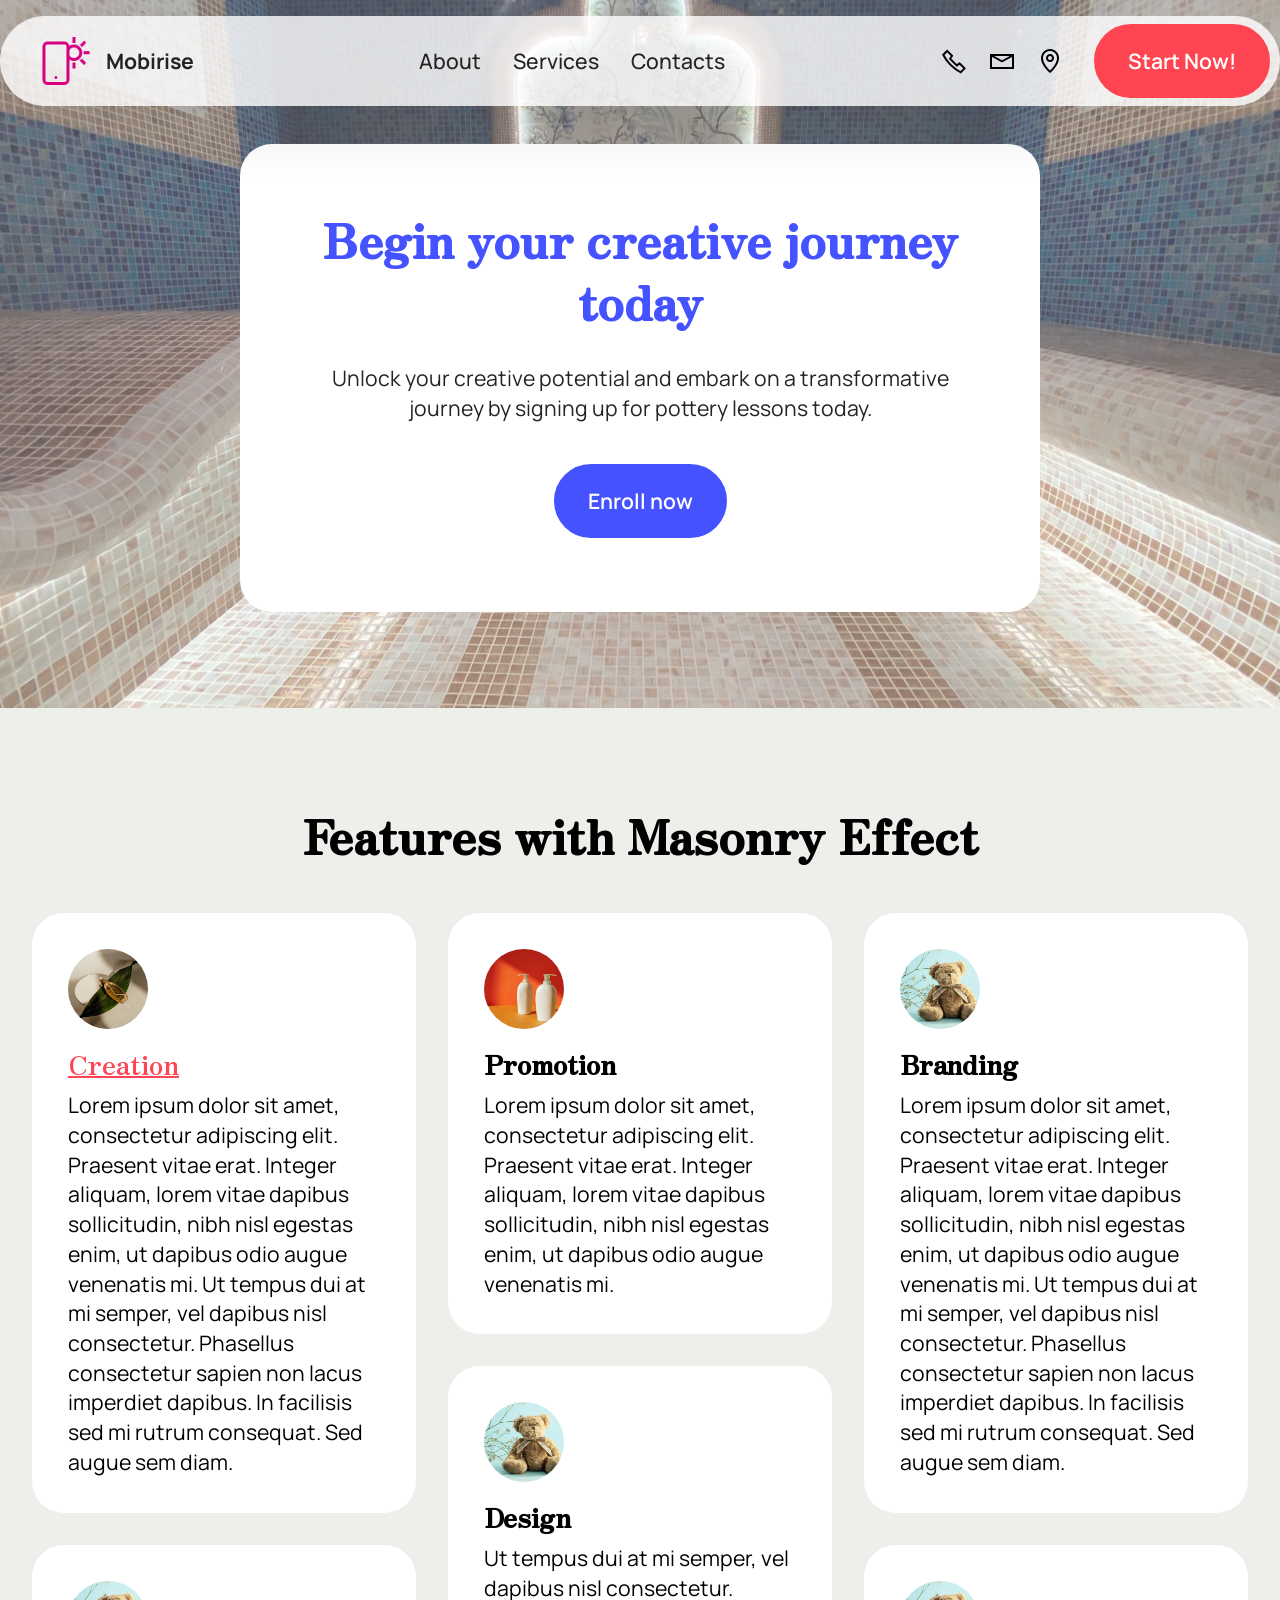
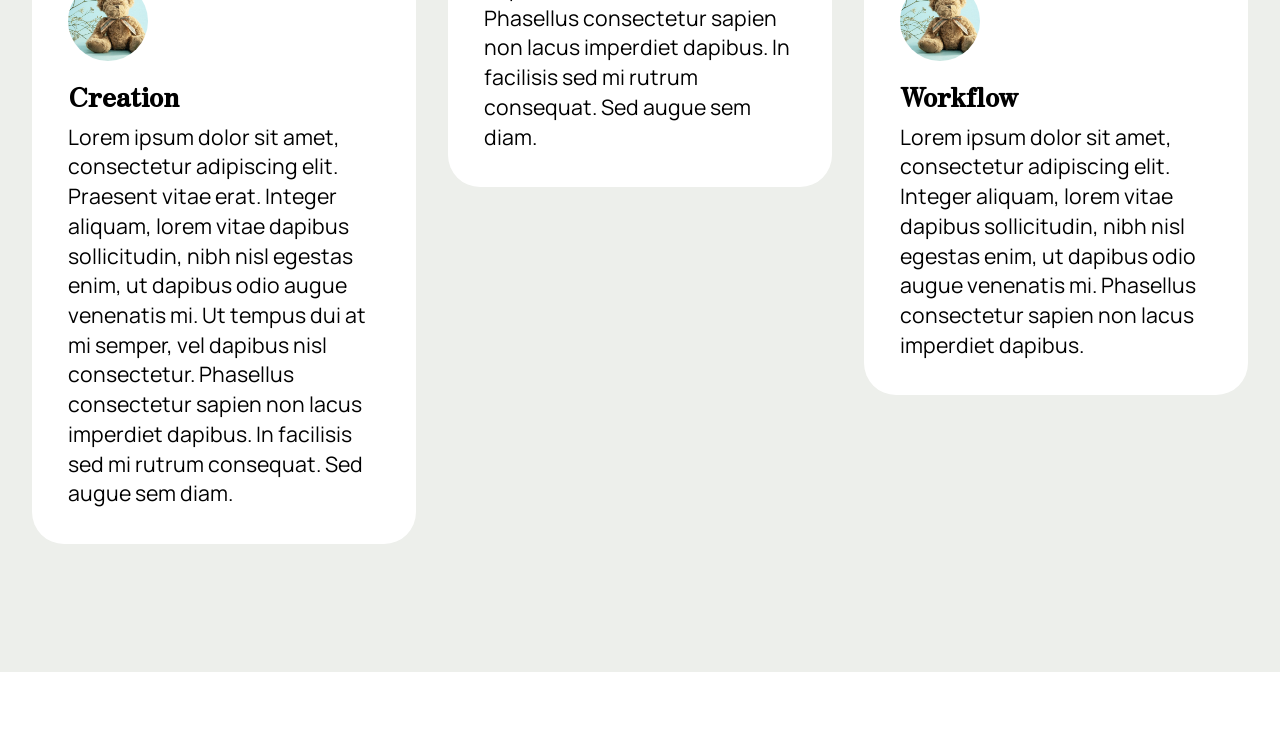
<file: index.html>
<!DOCTYPE html>
<html  lang="en">
<head>
  <!-- Site made with Mobirise Website Builder v6.0.5, https://mobirise.com -->
  <meta charset="UTF-8">
  <meta http-equiv="X-UA-Compatible" content="IE=edge">
  <meta name="generator" content="Mobirise v6.0.5, mobirise.com">
  <meta name="viewport" content="width=device-width, initial-scale=1, minimum-scale=1">
  <link rel="shortcut icon" href="assets/images/logo.png" type="image/x-icon">
  <meta name="description" content="Дескрипшен проверка">
  
  
  <title>Титл проверка</title>
  <link rel="stylesheet" href="assets/web/assets/mobirise-icons2/mobirise2.css">
  <link rel="stylesheet" href="assets/bootstrap/css/bootstrap.min.css">
  <link rel="stylesheet" href="assets/bootstrap/css/bootstrap-grid.min.css">
  <link rel="stylesheet" href="assets/bootstrap/css/bootstrap-reboot.min.css">
  <link rel="stylesheet" href="assets/animatecss/animate.css">
  <link rel="stylesheet" href="assets/dropdown/css/style.css">
  <link rel="stylesheet" href="assets/theme/css/style.css">
  <link rel="preload" href="https://fonts.googleapis.com/css?family=Zen+Antique:400&display=swap" as="style" onload="this.onload=null;this.rel='stylesheet'">
  <noscript><link rel="stylesheet" href="https://fonts.googleapis.com/css?family=Zen+Antique:400&display=swap"></noscript>
  <link rel="preload" href="https://fonts.googleapis.com/css?family=Manrope:200,300,400,500,600,700,800&display=swap" as="style" onload="this.onload=null;this.rel='stylesheet'">
  <noscript><link rel="stylesheet" href="https://fonts.googleapis.com/css?family=Manrope:200,300,400,500,600,700,800&display=swap"></noscript>
  <link rel="preload" as="style" href="assets/mobirise/css/mbr-additional.css?v=EzWbra"><link rel="stylesheet" href="assets/mobirise/css/mbr-additional.css?v=EzWbra" type="text/css">

  
  
  
</head>
<body>
  
  <section data-bs-version="5.1" class="menu menu2 cid-v8xZd9Eh5T" once="menu" id="menu02-d">
	

	<nav class="navbar navbar-dropdown navbar-fixed-top navbar-expand-lg">
		<div class="container">
			<div class="navbar-brand">
				<span class="navbar-logo">
					<a href="https://mobiri.se">
						<img src="assets/images/logo.png" alt="Mobirise Website Builder" style="height: 3rem;">
					</a>
				</span>
				<span class="navbar-caption-wrap"><a class="navbar-caption text-black display-4" href="https://mobiri.se">Mobirise</a></span>
			</div>
			<button class="navbar-toggler" type="button" data-toggle="collapse" data-bs-toggle="collapse" data-target="#navbarSupportedContent" data-bs-target="#navbarSupportedContent" aria-controls="navbarNavAltMarkup" aria-expanded="false" aria-label="Toggle navigation">
				<div class="hamburger">
					<span></span>
					<span></span>
					<span></span>
					<span></span>
				</div>
			</button>
			<div class="collapse navbar-collapse" id="navbarSupportedContent">
				<ul class="navbar-nav nav-dropdown" data-app-modern-menu="true"><li class="nav-item">
						<a class="nav-link link text-black text-primary display-4" href="page1.html">About</a>
					</li>
					<li class="nav-item">
						<a class="nav-link link text-black text-primary display-4" href="index.html#features021-q" aria-expanded="false">Services</a>
					</li>
					<li class="nav-item">
						<a class="nav-link link text-black text-primary display-4" href="page1.html#features022-f">Contacts</a>
					</li></ul>
				<div class="icons-menu">
					<a class="iconfont-wrapper" href="https://mobiri.se">
						<span class="p-2 mbr-iconfont mobi-mbri-phone mobi-mbri"></span>
					</a>
					<a class="iconfont-wrapper" href="https://mobiri.se">
						<span class="p-2 mbr-iconfont mobi-mbri-letter mobi-mbri"></span>
					</a>
					<a class="iconfont-wrapper" href="https://mobiri.se">
						<span class="p-2 mbr-iconfont mobi-mbri-map-pin mobi-mbri"></span>
					</a>
					
				</div>
				<div class="navbar-buttons mbr-section-btn">
					<a class="btn btn-primary display-4" href="https://mobiri.se"> Start Now!</a>
				</div>
			</div>
		</div>
	</nav>
</section>

<section data-bs-version="5.1" class="header14 cid-tJGD1DIY2H" id="header14-2">
	

	
	<div class="mbr-overlay" style="opacity: 0.3; background-color: rgb(255, 255, 255);"></div>
	<div class="container">
		<div class="row justify-content-center">
			<div class="card col-12 col-md-12 col-lg-8">
				<div class="card-wrapper">
					<div class="card-box align-center">
						<h1 class="card-title mbr-fonts-style mb-4 display-2"><strong>Begin your creative journey today</strong></h1>
						<p class="mbr-text mbr-fonts-style mb-4 display-7">
							Unlock your creative potential and embark on a transformative journey by signing up for pottery lessons today.
						</p>
						<div class="mbr-section-btn mt-4"><a class="btn btn-secondary display-7" href="index.html#form02-0">Enroll now</a></div>
					</div>
				</div>
			</div>
		</div>
	</div>
</section>

<section data-bs-version="5.1" class="features21 cid-v8y0542DmE" id="features021-q">
  

  
  
  <div class="container">
    <div class="row mb-5 justify-content-center">
      <div class="col-12 mb-0 content-head">
        <h3 class="mbr-section-title mbr-fonts-style align-center mb-0 display-2">
          <strong>Features with Masonry Effect</strong>
        </h3>
        
      </div>
    </div>
    <div class="row mbr-masonry" data-masonry="{&quot;percentPosition&quot;: true }">
      <div class="item features-without-image col-12 col-md-6 col-lg-4">
        <div class="item-wrapper">
          <div class="card-box align-left">
            <div class="img-wrapper mb-3">
              <img src="assets/images/shop1.jpg">
            </div>
            <h5 class="card-title mbr-fonts-style display-5">
              <strong><a href="page2.html#article07-v" class="text-primary">Creation</a></strong>
            </h5>
            <p class="card-text mbr-fonts-style display-7">
              Lorem ipsum dolor sit amet, consectetur adipiscing elit. Praesent
              vitae erat. Integer aliquam, lorem vitae dapibus sollicitudin,
              nibh nisl egestas enim, ut dapibus odio augue venenatis mi. Ut
              tempus dui at mi semper, vel dapibus nisl consectetur. Phasellus
              consectetur sapien non lacus imperdiet dapibus. In facilisis sed
              mi rutrum consequat. Sed augue sem diam.
            </p>
          </div>
        </div>
      </div>
      <div class="item features-without-image col-12 col-md-6 col-lg-4">
        <div class="item-wrapper">
          <div class="card-box align-left">
            <div class="img-wrapper mb-3">
              <img src="assets/images/shop2.jpg">
            </div>
            <h5 class="card-title mbr-fonts-style display-5">
              <strong>Promotion</strong>
            </h5>
            <p class="card-text mbr-fonts-style display-7">
              Lorem ipsum dolor sit amet, consectetur adipiscing elit. Praesent
              vitae erat. Integer aliquam, lorem vitae dapibus sollicitudin,
              nibh nisl egestas enim, ut dapibus odio augue venenatis mi.
            </p>
          </div>
        </div>
      </div>
      <div class="item features-without-image col-12 col-md-6 col-lg-4">
        <div class="item-wrapper">
          <div class="card-box align-left">
            <div class="img-wrapper mb-3">
              <img src="assets/images/shop3.jpg">
            </div>
            <h5 class="card-title mbr-fonts-style display-5">
              <strong>Branding</strong>
            </h5>
            <p class="card-text mbr-fonts-style display-7">
              Lorem ipsum dolor sit amet, consectetur adipiscing elit. Praesent
              vitae erat. Integer aliquam, lorem vitae dapibus sollicitudin,
              nibh nisl egestas enim, ut dapibus odio augue venenatis mi. Ut
              tempus dui at mi semper, vel dapibus nisl consectetur. Phasellus
              consectetur sapien non lacus imperdiet dapibus. In facilisis sed
              mi rutrum consequat. Sed augue sem diam.
            </p>
          </div>
        </div>
      </div>
      <div class="item features-without-image col-12 col-md-6 col-lg-4">
        <div class="item-wrapper">
          <div class="card-box align-left">
            <div class="img-wrapper mb-3">
              <img src="assets/images/shop3.jpg">
            </div>
            <h5 class="card-title mbr-fonts-style display-5">
              <strong>Design</strong>
            </h5>
            <p class="card-text mbr-fonts-style display-7">
              Ut tempus dui at mi semper, vel dapibus nisl consectetur.
              Phasellus consectetur sapien non lacus imperdiet dapibus. In
              facilisis sed mi rutrum consequat. Sed augue sem diam.
            </p>
          </div>
        </div>
      </div>
      <div class="item features-without-image col-12 col-md-6 col-lg-4">
        <div class="item-wrapper">
          <div class="card-box align-left">
            <div class="img-wrapper mb-3">
              <img src="assets/images/shop3.jpg">
            </div>
            <h5 class="card-title mbr-fonts-style display-5">
              <strong>Creation</strong>
            </h5>
            <p class="card-text mbr-fonts-style display-7">
              Lorem ipsum dolor sit amet, consectetur adipiscing elit. Praesent
              vitae erat. Integer aliquam, lorem vitae dapibus sollicitudin,
              nibh nisl egestas enim, ut dapibus odio augue venenatis mi. Ut
              tempus dui at mi semper, vel dapibus nisl consectetur. Phasellus
              consectetur sapien non lacus imperdiet dapibus. In facilisis sed
              mi rutrum consequat. Sed augue sem diam.
            </p>
          </div>
        </div>
      </div>
      <div class="item features-without-image col-12 col-md-6 col-lg-4">
        <div class="item-wrapper">
          <div class="card-box align-left">
            <div class="img-wrapper mb-3">
              <img src="assets/images/shop3.jpg">
            </div>
            <h5 class="card-title mbr-fonts-style display-5">
              <strong>Workflow</strong>
            </h5>
            <p class="card-text mbr-fonts-style display-7">
              Lorem ipsum dolor sit amet, consectetur adipiscing elit. Integer
              aliquam, lorem vitae dapibus sollicitudin, nibh nisl egestas enim,
              ut dapibus odio augue venenatis mi. Phasellus consectetur sapien
              non lacus imperdiet dapibus.
            </p>
          </div>
        </div>
      </div>
    </div>
  </div>
</section><section class="display-7" style="padding: 0;align-items: center;justify-content: center;flex-wrap: wrap;    align-content: center;display: flex;position: relative;height: 4rem;"><a href="https://mobiri.se/768880" style="flex: 1 1;height: 4rem;position: absolute;width: 100%;z-index: 1;"><img alt="" style="height: 4rem;" src="[data-uri]"></a><p style="margin: 0;text-align: center;" class="display-7">&#8204;</p><a style="z-index:1" href="https://mobirise.com/builder/ai-website-maker.html">Free AI Website Maker</a></section><script src="assets/bootstrap/js/bootstrap.bundle.min.js"></script>  <script src="assets/smoothscroll/smooth-scroll.js"></script>  <script src="assets/ytplayer/index.js"></script>  <script src="assets/dropdown/js/navbar-dropdown.js"></script>  <script src="assets/masonry/masonry.pkgd.min.js"></script>  <script src="assets/imagesloaded/imagesloaded.pkgd.min.js"></script>  <script src="assets/theme/js/script.js"></script>  <script src="assets/singa4real/shopcart.js"></script>  
  
  
  <input name="animation" type="hidden">
  </body>
</html>
</file>
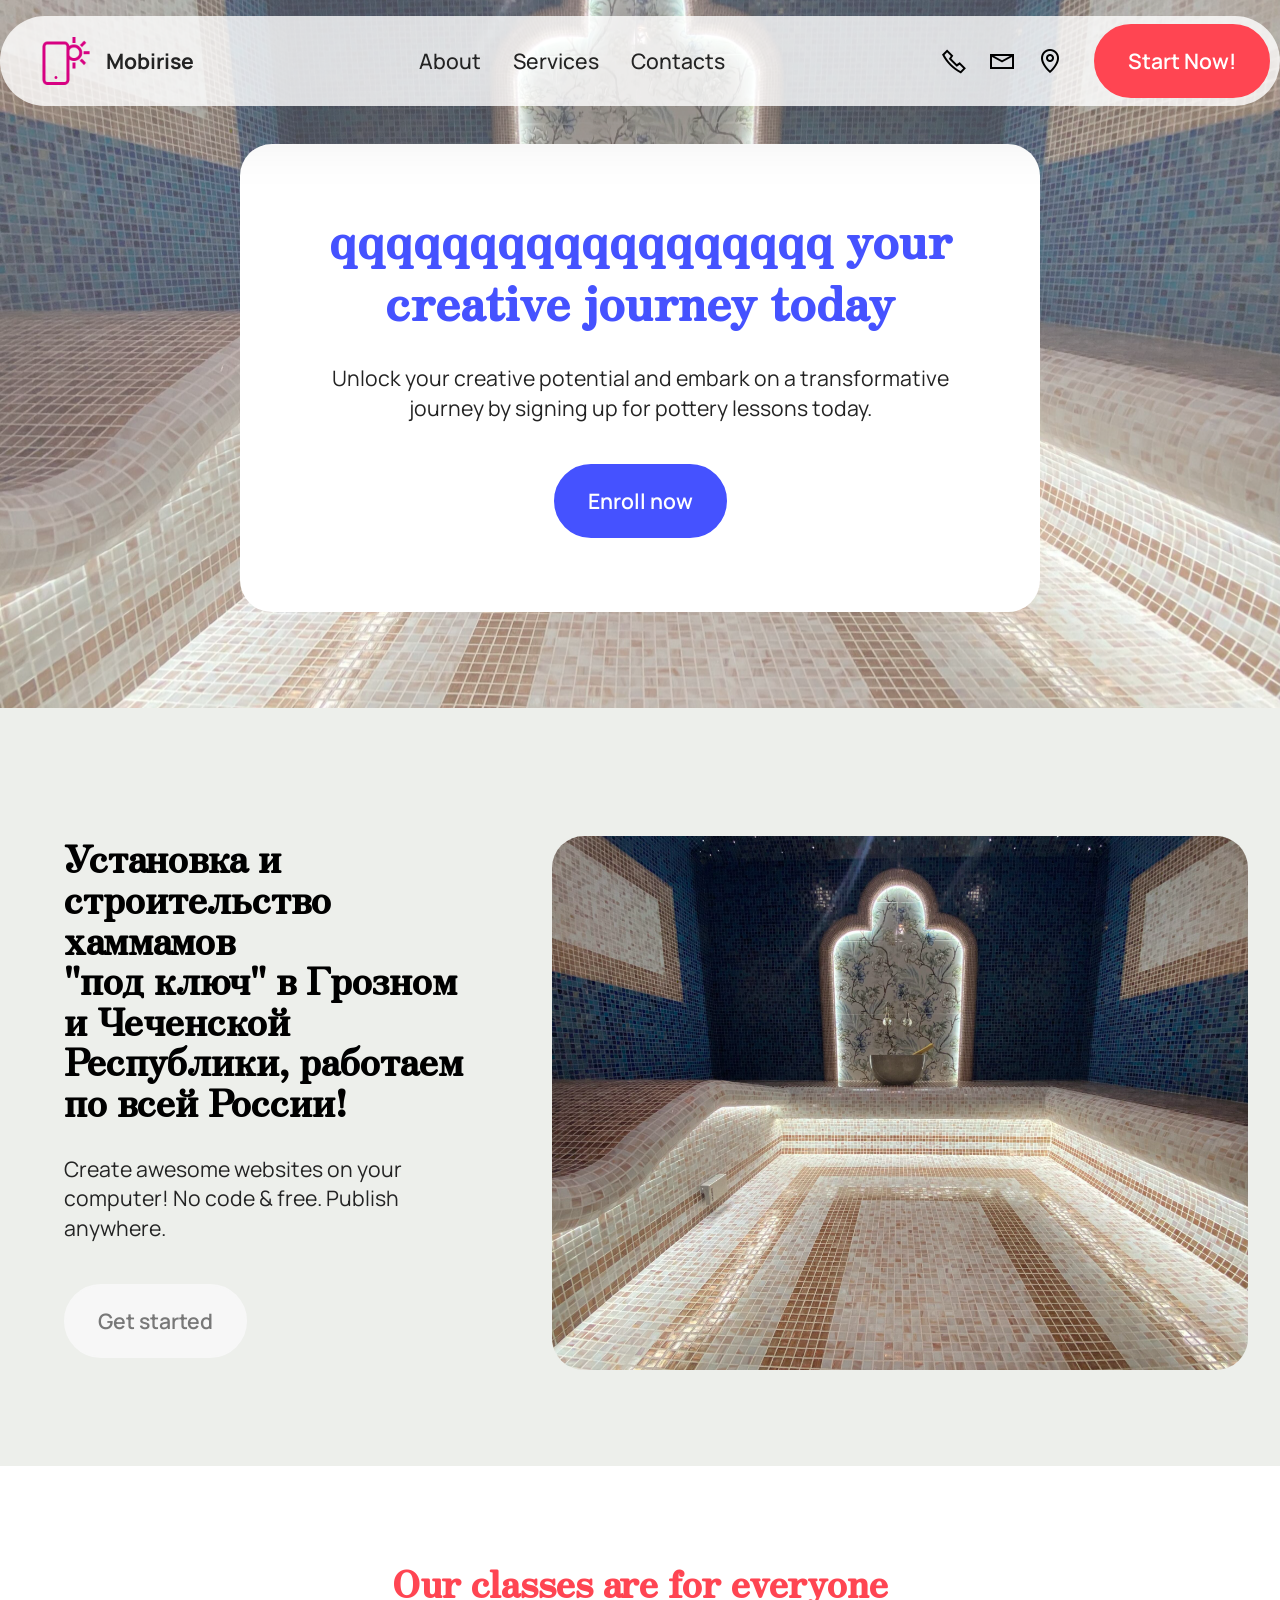
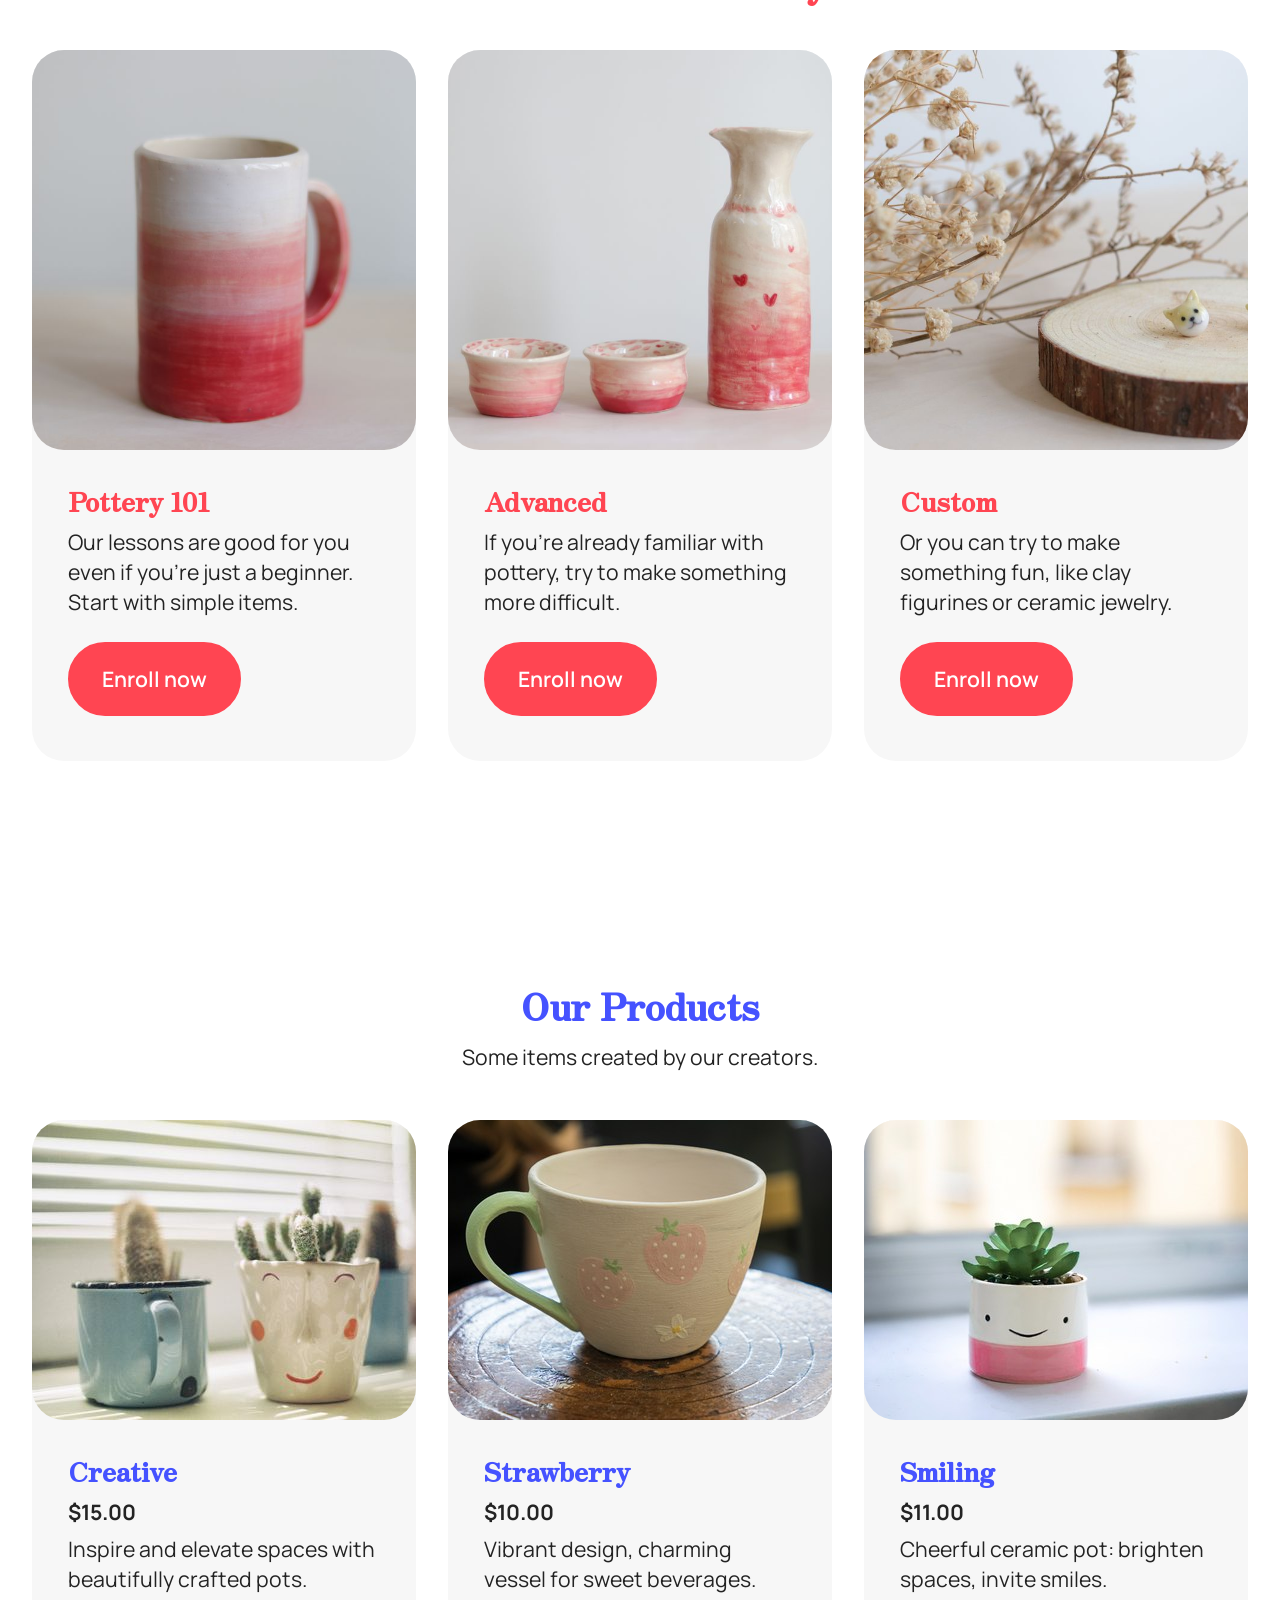
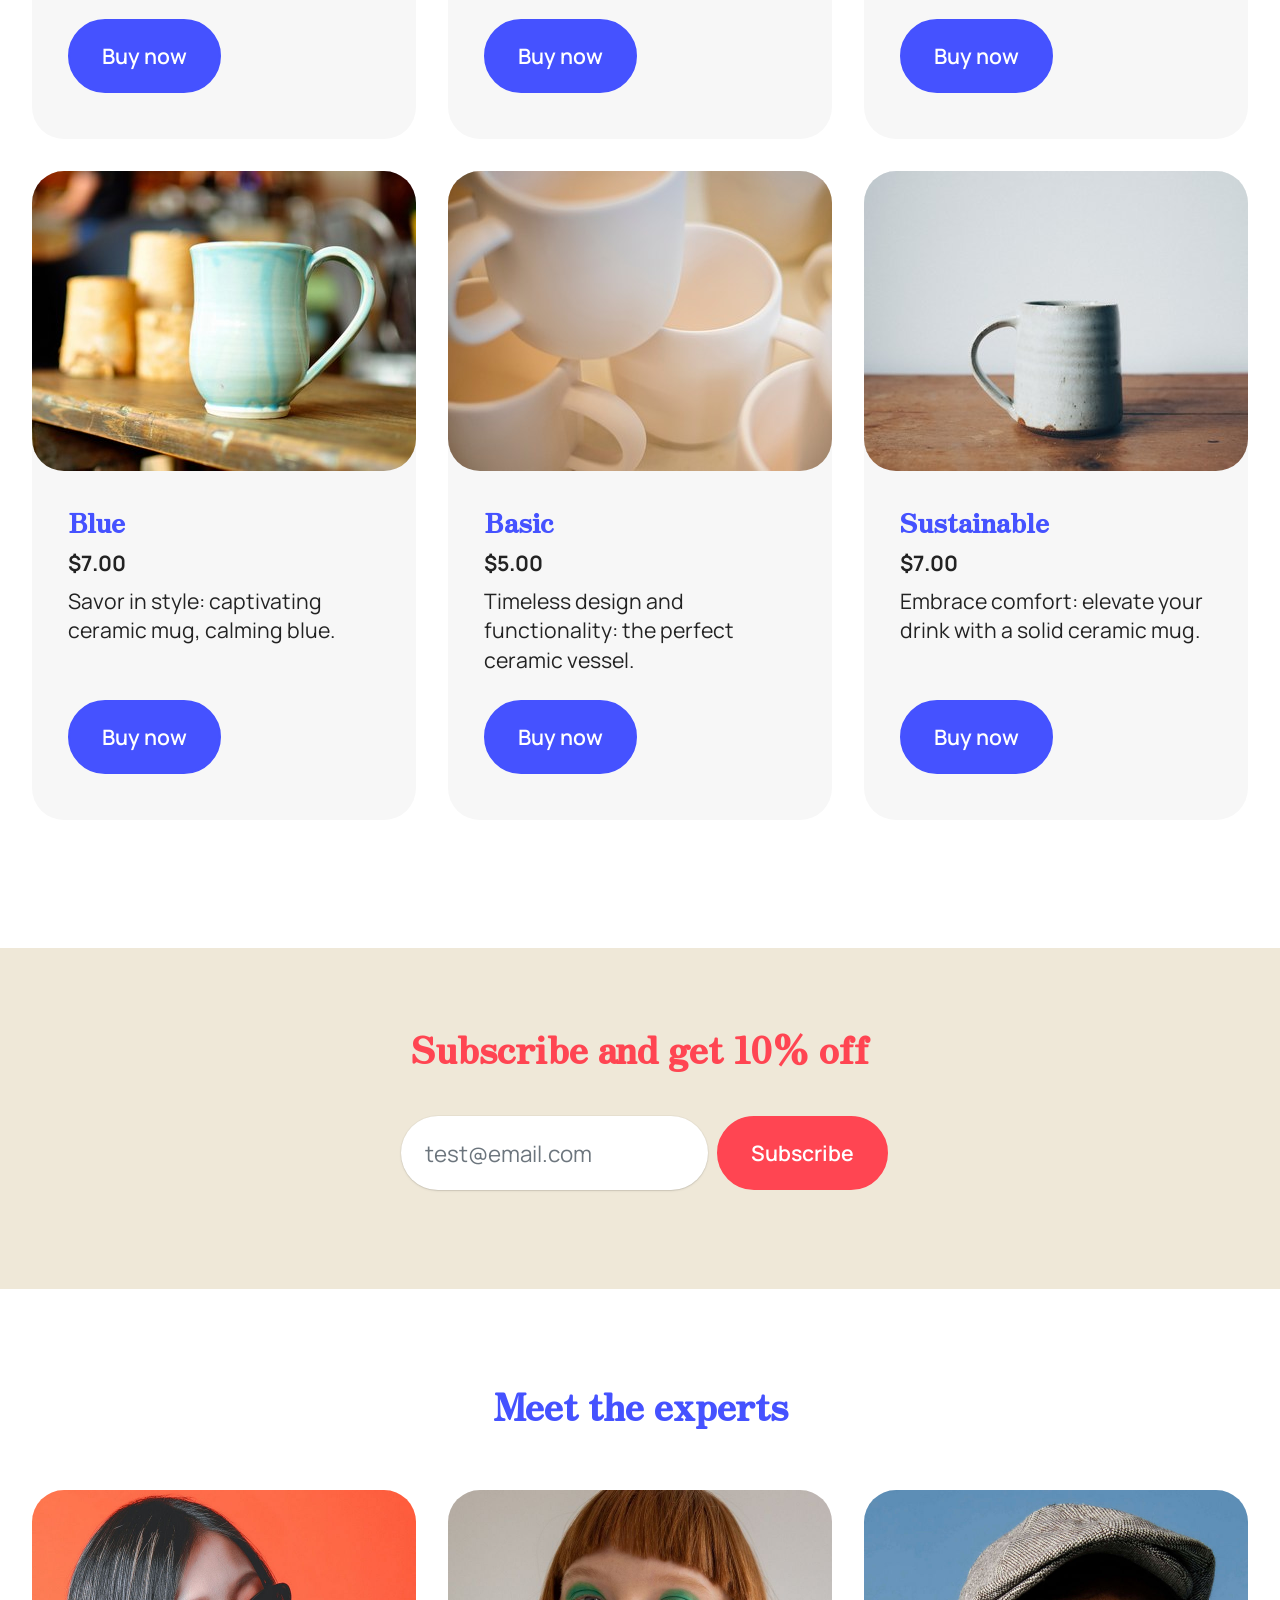
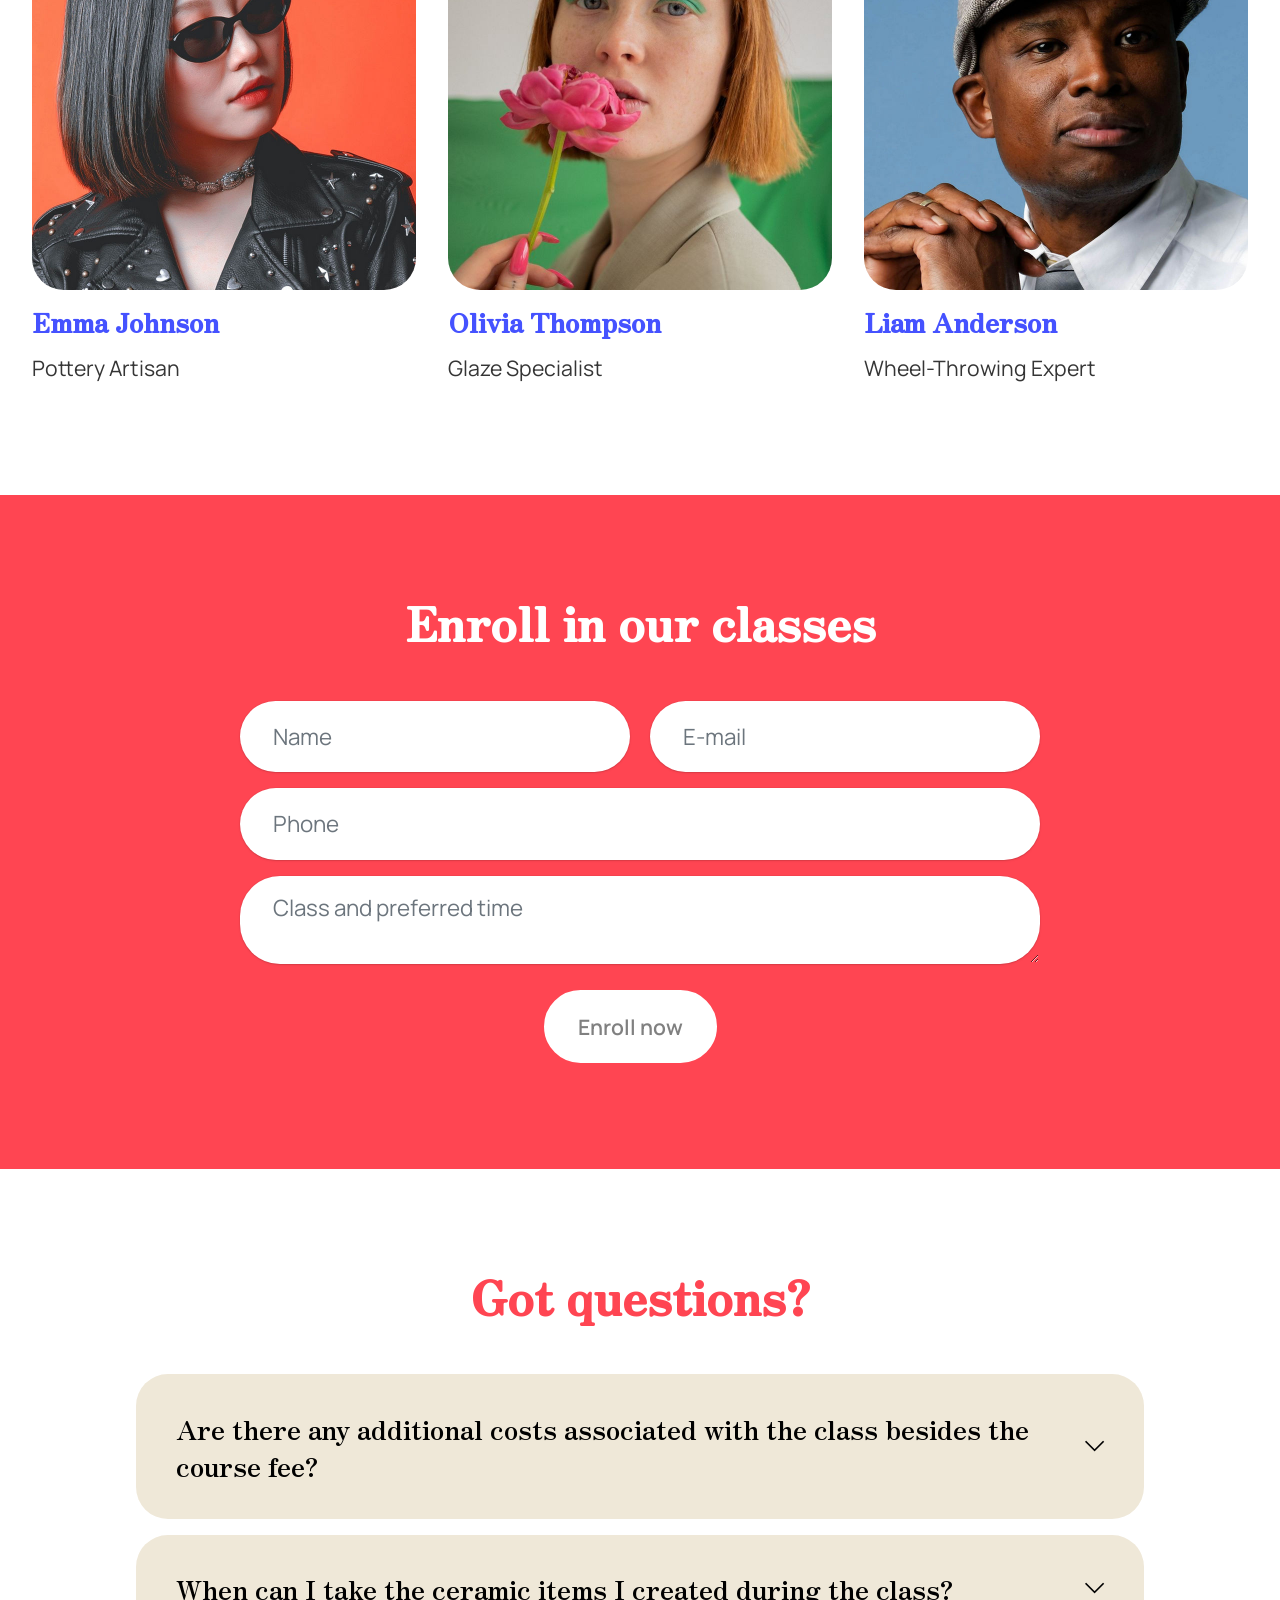
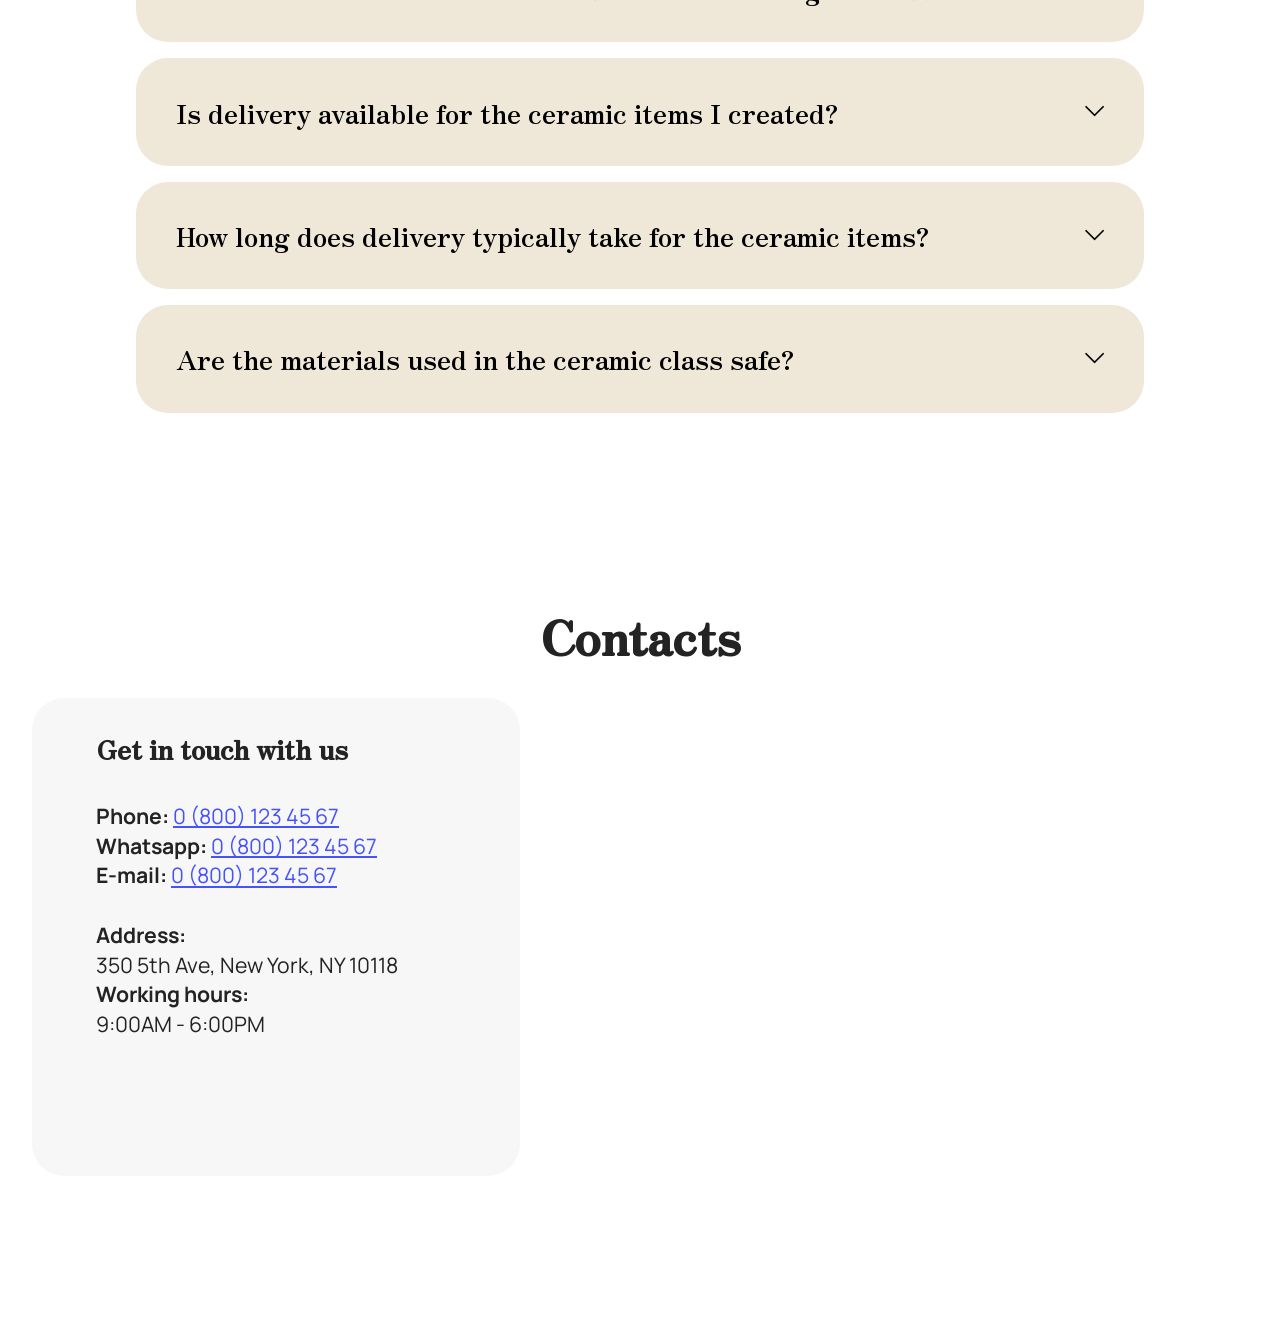
<file: page1.html>
<!DOCTYPE html>
<html  lang="en">
<head>
  <!-- Site made with Mobirise Website Builder v6.0.5, https://mobirise.com -->
  <meta charset="UTF-8">
  <meta http-equiv="X-UA-Compatible" content="IE=edge">
  <meta name="generator" content="Mobirise v6.0.5, mobirise.com">
  <meta name="viewport" content="width=device-width, initial-scale=1, minimum-scale=1">
  <link rel="shortcut icon" href="assets/images/logo.png" type="image/x-icon">
  <meta name="description" content="323232">
  
  
  <title>11122</title>
  <link rel="stylesheet" href="assets/web/assets/mobirise-icons2/mobirise2.css">
  <link rel="stylesheet" href="assets/bootstrap/css/bootstrap.min.css">
  <link rel="stylesheet" href="assets/bootstrap/css/bootstrap-grid.min.css">
  <link rel="stylesheet" href="assets/bootstrap/css/bootstrap-reboot.min.css">
  <link rel="stylesheet" href="assets/animatecss/animate.css">
  <link rel="stylesheet" href="assets/dropdown/css/style.css">
  <link rel="stylesheet" href="assets/theme/css/style.css">
  <link rel="preload" href="https://fonts.googleapis.com/css?family=Zen+Antique:400&display=swap" as="style" onload="this.onload=null;this.rel='stylesheet'">
  <noscript><link rel="stylesheet" href="https://fonts.googleapis.com/css?family=Zen+Antique:400&display=swap"></noscript>
  <link rel="preload" href="https://fonts.googleapis.com/css?family=Manrope:200,300,400,500,600,700,800&display=swap" as="style" onload="this.onload=null;this.rel='stylesheet'">
  <noscript><link rel="stylesheet" href="https://fonts.googleapis.com/css?family=Manrope:200,300,400,500,600,700,800&display=swap"></noscript>
  <link rel="preload" as="style" href="assets/mobirise/css/mbr-additional.css?v=9u8wbE"><link rel="stylesheet" href="assets/mobirise/css/mbr-additional.css?v=9u8wbE" type="text/css">

  
  
  
</head>
<body>
  
  <section data-bs-version="5.1" class="menu menu2 cid-v8xZJ5nz71" once="menu" id="menu02-p">
	

	<nav class="navbar navbar-dropdown navbar-fixed-top navbar-expand-lg">
		<div class="container">
			<div class="navbar-brand">
				<span class="navbar-logo">
					<a href="https://mobiri.se">
						<img src="assets/images/logo.png" alt="Mobirise Website Builder" style="height: 3rem;">
					</a>
				</span>
				<span class="navbar-caption-wrap"><a class="navbar-caption text-black display-4" href="https://mobiri.se">Mobirise</a></span>
			</div>
			<button class="navbar-toggler" type="button" data-toggle="collapse" data-bs-toggle="collapse" data-target="#navbarSupportedContent" data-bs-target="#navbarSupportedContent" aria-controls="navbarNavAltMarkup" aria-expanded="false" aria-label="Toggle navigation">
				<div class="hamburger">
					<span></span>
					<span></span>
					<span></span>
					<span></span>
				</div>
			</button>
			<div class="collapse navbar-collapse" id="navbarSupportedContent">
				<ul class="navbar-nav nav-dropdown" data-app-modern-menu="true"><li class="nav-item">
						<a class="nav-link link text-black text-primary display-4" href="page1.html">About</a>
					</li>
					<li class="nav-item">
						<a class="nav-link link text-black text-primary display-4" href="index.html#features021-q" aria-expanded="false">Services</a>
					</li>
					<li class="nav-item">
						<a class="nav-link link text-black text-primary display-4" href="page1.html#features022-f">Contacts</a>
					</li></ul>
				<div class="icons-menu">
					<a class="iconfont-wrapper" href="https://mobiri.se">
						<span class="p-2 mbr-iconfont mobi-mbri-phone mobi-mbri"></span>
					</a>
					<a class="iconfont-wrapper" href="https://mobiri.se">
						<span class="p-2 mbr-iconfont mobi-mbri-letter mobi-mbri"></span>
					</a>
					<a class="iconfont-wrapper" href="https://mobiri.se">
						<span class="p-2 mbr-iconfont mobi-mbri-map-pin mobi-mbri"></span>
					</a>
					
				</div>
				<div class="navbar-buttons mbr-section-btn">
					<a class="btn btn-primary display-4" href="https://mobiri.se"> Start Now!</a>
				</div>
			</div>
		</div>
	</nav>
</section>

<section data-bs-version="5.1" class="header14 cid-v8xZJ2JRK4" id="header14-g">
	

	
	<div class="mbr-overlay" style="opacity: 0.3; background-color: rgb(255, 255, 255);"></div>
	<div class="container">
		<div class="row justify-content-center">
			<div class="card col-12 col-md-12 col-lg-8">
				<div class="card-wrapper">
					<div class="card-box align-center">
						<h1 class="card-title mbr-fonts-style mb-4 display-2"><strong>qqqqqqqqqqqqqqqqqq your creative journey today</strong></h1>
						<p class="mbr-text mbr-fonts-style mb-4 display-7">
							Unlock your creative potential and embark on a transformative journey by signing up for pottery lessons today.
						</p>
						<div class="mbr-section-btn mt-4"><a class="btn btn-secondary display-7" href="index.html#form02-0">Enroll now</a></div>
					</div>
				</div>
			</div>
		</div>
	</div>
</section>

<section data-bs-version="5.1" class="header1 cid-v8xZJ2XOfY" id="header01-h">
	

	
	

	<div class="container-fluid">
		<div class="row justify-content-center">
			<div class="col-12 col-md-12 col-lg-7 image-wrapper">
				<img class="w-100" src="assets/images/4.png" alt="Mobirise Website Builder">
			</div>
			<div class="col-12 col-lg col-md-12">
				<div class="text-wrapper align-left">
					<h1 class="mbr-section-title mbr-fonts-style mb-4 display-1"><strong>Установка и строительство хаммамов
</strong><div><strong>"под ключ" в Грозном и Чеченской Республики, работаем по всей России!</strong></div></h1>
					<p class="mbr-text mbr-fonts-style mb-4 display-7">
						Create awesome websites on your computer! No code &amp; free. Publish anywhere.
					</p>
					<div class="mbr-section-btn mt-3">
						<a class="btn btn-danger display-7" href="https://mobiri.se">Get started</a>
					</div>
				</div>
			</div>
		</div>
	</div>
</section>

<section data-bs-version="5.1" class="features4 cid-v8xZJ3bL3A" id="features04-i">
	
	
	<div class="container">
		<div class="mbr-section-head mb-5">
			<h4 class="mbr-section-title mbr-fonts-style align-left mb-3 display-1"><strong>Our classes are for everyone</strong></h4>
			
			
		</div>
		<div class="row">
			<div class="item features-image col-12 col-md-6 col-lg-4">
				<div class="item-wrapper">
					<div class="item-img">
						<img src="assets/images/clayton-robbins-e3b0j05ic20-unsplash-1.jpg" alt="Mobirise Website Builder">
					</div>
					<div class="item-content">
						<h5 class="item-title mbr-fonts-style display-5"><strong>Pottery 101</strong></h5>
						
						<p class="mbr-text mbr-fonts-style display-7">
							Our lessons are good for you even if you're just a beginner. Start with simple items.
						</p>
						<div class="mbr-section-btn item-footer"><a href="index.html#form02-0" class="btn item-btn btn-primary display-7">Enroll now</a></div>
					</div>

				</div>
			</div>
			<div class="item features-image col-12 col-md-6 col-lg-4">
				<div class="item-wrapper">
					<div class="item-img">
						<img src="assets/images/clayton-robbins-ypynhyr7xrs-unsplash-1.jpg" alt="Mobirise Website Builder">
					</div>
					<div class="item-content">
						<h5 class="item-title mbr-fonts-style display-5">
							<strong>Advanced</strong>
						</h5>
						
						<p class="mbr-text mbr-fonts-style display-7">
							If you're already familiar with pottery, try to make something more difficult.
						</p>
						<div class="mbr-section-btn item-footer"><a href="index.html#form02-0" class="btn item-btn btn-primary display-7">Enroll now</a></div>
					</div>
				</div>
			</div>
			<div class="item features-image col-12 col-md-6 col-lg-4">
				<div class="item-wrapper">
					<div class="item-img">
						<img src="assets/images/clayton-robbins-kmzrutvsqai-unsplash-1.jpg" alt="Mobirise Website Builder">
					</div>
					<div class="item-content">
						<h5 class="item-title mbr-fonts-style display-5">
							<strong>Custom</strong></h5>
						
						<p class="mbr-text mbr-fonts-style display-7">
							Or you can try to make something fun, like clay figurines or ceramic jewelry.<br>
						</p>
						<div class="mbr-section-btn item-footer"><a href="index.html#form02-0" class="btn item-btn btn-primary display-7">Enroll now</a></div>
					</div>
				</div>
			</div>
			
			
			
		</div>
	</div>
</section>

<section data-bs-version="5.1" class="features4 cid-v8xZJ3wGbG" id="features04-j">
	
	
	<div class="container">
		<div class="mbr-section-head mb-5">
			<h4 class="mbr-section-title mbr-fonts-style align-left mb-3 display-1">
				<strong>Our Products</strong>
			</h4>
			<h5 class="mbr-section-subtitle mbr-fonts-style align-left mb-3 display-7">Some items created by our creators.</h5>
			
		</div>
		<div class="row">
			
			<div class="item features-image col-12 col-md-6 col-lg-4 active">
				<div class="item-wrapper">
					<div class="item-img">
						<img src="assets/images/fernando-lavin-qxaavqecvew-unsplash-1.jpg" alt="Mobirise Website Builder" data-slide-to="0" data-bs-slide-to="0">
					</div>
					<div class="item-content">
						<h5 class="item-title mbr-fonts-style display-5">
							<strong>Creative</strong>
						</h5>
						<h6 class="item-subtitle mbr-fonts-style display-7">
							<strong>$15.00</strong>
						</h6>
						<p class="mbr-text mbr-fonts-style display-7">
							Inspire and elevate spaces with beautifully crafted pots.
						</p>
						<div class="mbr-section-btn item-footer"><a href="" class="btn item-btn btn-secondary display-7">Buy now</a></div>
					</div>
				</div>
			</div><div class="item features-image col-12 col-md-6 col-lg-4">
				<div class="item-wrapper">
					<div class="item-img">
						<img src="assets/images/grant-durr-vfgskggimaa-unsplash-1.jpg" alt="Mobirise Website Builder" data-slide-to="1" data-bs-slide-to="1">
					</div>
					<div class="item-content">
						<h5 class="item-title mbr-fonts-style display-5">
							<strong>Strawberry</strong>
						</h5>
						<h6 class="item-subtitle mbr-fonts-style display-7">
							<strong>$10.00</strong>
						</h6>
						<p class="mbr-text mbr-fonts-style display-7">
							Vibrant design, charming vessel for sweet beverages.
						</p>
						<div class="mbr-section-btn item-footer"><a href="" class="btn item-btn btn-secondary display-7">Buy now</a></div>
					</div>

				</div>
			</div>
			<div class="item features-image col-12 col-md-6 col-lg-4">
				<div class="item-wrapper">
					<div class="item-img">
						<img src="assets/images/faria-anzum-onk9ilkizs4-unsplash.jpg" alt="Mobirise Website Builder" data-slide-to="1" data-bs-slide-to="1">
					</div>
					<div class="item-content">
						<h5 class="item-title mbr-fonts-style display-5">
							<strong>Smiling</strong>
						</h5>
						<h6 class="item-subtitle mbr-fonts-style display-7">
							<strong>$11.00</strong>
						</h6>
						<p class="mbr-text mbr-fonts-style display-7">
							Cheerful ceramic pot: brighten spaces, invite smiles.<br>
						</p>
						<div class="mbr-section-btn item-footer"><a href="" class="btn item-btn btn-secondary display-7">Buy now</a></div>
					</div>
				</div>
			</div>
			<div class="item features-image col-12 col-md-6 col-lg-4">
				<div class="item-wrapper">
					<div class="item-img">
						<img src="assets/images/christy-moyer-5ippjvbbyo-unsplash.jpg" alt="Mobirise Website Builder" data-slide-to="3" data-bs-slide-to="3">
					</div>
					<div class="item-content">
						<h5 class="item-title mbr-fonts-style display-5">
							<strong>Blue</strong>
						</h5>
						<h6 class="item-subtitle mbr-fonts-style display-7">
							<strong>$7.00</strong>
						</h6>
						<p class="mbr-text mbr-fonts-style display-7">
							Savor in style: captivating ceramic mug, calming blue.<br>
						</p>
						<div class="mbr-section-btn item-footer"><a href="" class="btn item-btn btn-secondary display-7">Buy now</a></div>
					</div>
				</div>
			</div><div class="item features-image col-12 col-md-6 col-lg-4">
				<div class="item-wrapper">
					<div class="item-img">
						<img src="assets/images/amin-hasani-kiifsibhkqw-unsplash.jpg" alt="Mobirise Website Builder" data-slide-to="4" data-bs-slide-to="4">
					</div>
					<div class="item-content">
						<h5 class="item-title mbr-fonts-style display-5">
							<strong>Basic</strong>
						</h5>
						<h6 class="item-subtitle mbr-fonts-style display-7">
							<strong>$5.00</strong>
						</h6>
						<p class="mbr-text mbr-fonts-style display-7">
							Timeless design and functionality: the perfect ceramic vessel.<br>
						</p>
						<div class="mbr-section-btn item-footer"><a href="" class="btn item-btn btn-secondary display-7">Buy now</a></div>
					</div>
				</div>
			</div>
			
			<div class="item features-image col-12 col-md-6 col-lg-4">
				<div class="item-wrapper">
					<div class="item-img">
						<img src="assets/images/annie-spratt-n42ogaqn32o-unsplash.jpg" alt="Mobirise Website Builder" data-slide-to="4" data-bs-slide-to="4">
					</div>
					<div class="item-content">
						<h5 class="item-title mbr-fonts-style display-5">
							<strong>Sustainable</strong>
						</h5>
						<h6 class="item-subtitle mbr-fonts-style display-7">
							<strong>$7.00</strong>
						</h6>
						<p class="mbr-text mbr-fonts-style display-7">
							Embrace comfort: elevate your drink with a solid ceramic mug.<br>
						</p>
						<div class="mbr-section-btn item-footer"><a href="" class="btn item-btn btn-secondary display-7">Buy now</a></div>
					</div>
				</div>
			</div>
		</div>
	</div>
</section>

<section data-bs-version="5.1" class="form1 cid-v8xZJ40dOI" id="form01-k">
	

	

	<div class="container-fluid">
		<div class="row content-wrapper justify-content-center">
			<div class="col-lg-7 mbr-form">
				<div class="col-lg-12 col-md-12 col-sm-12">
					<h5 class="mbr-section-title mbr-fonts-style mb-5 display-1"><strong>Subscribe and get 10% off</strong></h5>
				</div>

				<div class="text-wrapper align-left" data-form-type="formoid">
					<!--Formbuilder Form-->
					<form action="https://mobirise.eu/" method="POST" class="mbr-form form-with-styler" data-form-title="Form Name"><input type="hidden" name="email" data-form-email="true" value="JGAtBF4kFInQvGeR+SoHHLfJCJAdCHapNDNl+C73Pe/l6YldNTMBmgSkeJzoBvnfxJ7KQYMEH13yKb1JsSPfS/EafBcfoa5McAAWhahOpleE3FE1T40yyn7s3edtBwCN">
						<div class="row">
							<div hidden="hidden" data-form-alert="" class="alert alert-success col-12">Thanks for filling out the form!</div>
							<div hidden="hidden" data-form-alert-danger="" class="alert alert-danger col-12">
								Oops...! some problem!
							</div>
						</div>
						<div class="dragArea row">
							<div data-for="email" class="col-lg-6 col-md-6 col-sm-12 form-group">
								<input type="email" name="email" placeholder="test@email.com" data-form-field="email" class="form-control display-7" value="" id="email-form01-k">
							</div>
							<div class="col-auto mbr-section-btn"><button type="submit" class="w-100 w-100 w-100 w-100 w-100 w-100 btn btn-primary display-7">Subscribe</button></div>
						</div>
					</form>
					<!--Formbuilder Form-->
				</div>
			</div>
		</div>
	</div>
</section>

<section data-bs-version="5.1" class="people3 cid-v8xZJ4b4FB" id="people03-l">
	
	
	<div class="container">
		<div class="mbr-section-head mb-4">
			<h4 class="mbr-section-title mbr-fonts-style align-center mb-3 display-1">
				<strong>Meet the experts</strong></h4>
			
		</div>
		<div class="row">
			<div class="item features-image col-12 col-md-6 col-lg-4">
				<div class="item-wrapper">
					<div class="item-img mb-3">
						<img src="assets/images/team1.jpg" alt="Mobirise Website Builder" title="">
					</div>
					<div class="item-content align-left">
						
						<h6 class="item-subtitle mbr-fonts-style mb-3 display-5"><strong>Emma Johnson</strong></h6>
						<p class="mbr-text mbr-fonts-style mt-3 display-7">
							Pottery Artisan
						</p>
					</div>
					
				</div>
			</div>
			<div class="item features-image col-12 col-md-6 col-lg-4">
				<div class="item-wrapper">
					<div class="item-img mb-3">
						<img src="assets/images/team2.jpg" alt="Mobirise Website Builder" title="">
					</div>
					<div class="item-content align-left">
						
						<h6 class="item-subtitle mbr-fonts-style mb-3 display-5"><strong>Olivia Thompson</strong></h6>
						<p class="mbr-text mbr-fonts-style mt-3 display-7">
							Glaze Specialist
						</p>
					</div>
					
				</div>
			</div>
			<div class="item features-image col-12 col-md-6 col-lg-4">
				<div class="item-wrapper">
					<div class="item-img mb-3">
						<img src="assets/images/team3.jpg" alt="Mobirise Website Builder" title="">
					</div>
					<div class="item-content align-left">
						
						<h6 class="item-subtitle mbr-fonts-style mb-3 display-5"><strong>Liam Anderson</strong></h6>
						<p class="mbr-text mbr-fonts-style mt-3 display-7">
							Wheel-Throwing Expert <br>
						</p>
					</div>
					
				</div>
			</div>
		</div>
	</div>
</section>

<section data-bs-version="5.1" class="form5 cid-v8xZJ4xKIm" id="form02-m">
    
    
    <div class="container">
        <div class="mbr-section-head mb-5">
            <h3 class="mbr-section-title mbr-fonts-style align-center mb-0 display-2"><strong>Enroll in our classes</strong></h3>
            
        </div>
        <div class="row justify-content-center mt-4">
            <div class="col-lg-8 mx-auto mbr-form" data-form-type="formoid">
                <form action="https://mobirise.eu/" method="POST" class="mbr-form form-with-styler" data-form-title="Form Name"><input type="hidden" name="email" data-form-email="true" value="6sIOkEcC1jyGX8ea53MRbfsiO6HvQNpAuS0pT4lLmrr+cgeJsqT3sQ0iYylBmplyhTMDcKuYlZWtSkzmW3ovkSQ6zbJ9bgh3G1/e4RfxJmjFHLnlz4fyKIB9N2jmpXwk">
                    <div class="row">
                        <div hidden="hidden" data-form-alert="" class="alert alert-success col-12">Thanks for filling out the form!</div>
                        <div hidden="hidden" data-form-alert-danger="" class="alert alert-danger col-12">
                            Oops...! some problem!
                        </div>
                    </div>
                    <div class="dragArea row">
                        <div class="col-md col-sm-12 form-group mb-3" data-for="name">
                            <input type="text" name="name" placeholder="Name" data-form-field="name" class="form-control" value="" id="name-form02-m">
                        </div>
                        <div class="col-md col-sm-12 form-group mb-3" data-for="email">
                            <input type="email" name="email" placeholder="E-mail" data-form-field="email" class="form-control" value="" id="email-form02-m">
                        </div>
                        <div class="col-12 form-group mb-3" data-for="phone">
                            <input type="tel" name="phone" placeholder="Phone" data-form-field="phone" class="form-control" value="" id="phone-form02-m">
                        </div>
                        <div class="col-12 form-group mb-3" data-for="textarea">
                            <textarea name="textarea" placeholder="Class and preferred time" data-form-field="textarea" class="form-control" id="textarea-form02-m"></textarea>
                        </div>
                        <div class="col-lg-12 col-md-12 col-sm-12 align-center mbr-section-btn"><button type="submit" class="btn btn-warning display-7">Enroll now</button></div>
                    </div>
                </form>
            </div>
        </div>
    </div>
</section>

<section data-bs-version="5.1" class="list1 cid-v8xZJ4MWOs" id="list01-n">
	
	
	<div class="container">
		<div class="row justify-content-center">
			<div class="col-12 col-md-12 col-lg-10 m-auto">
				<div class="content">
					<div class="mbr-section-head align-left mb-5">
						
						<h3 class="mbr-section-title mb-2 mbr-fonts-style display-2">
							<strong>Got questions?</strong>
						</h3>
					</div>
					<div id="bootstrap-accordion_32" class="panel-group accordionStyles accordion" role="tablist" aria-multiselectable="true">
						<div class="card mb-3">
							<div class="card-header" role="tab" id="headingOne">
								<a role="button" class="panel-title collapsed" data-toggle="collapse" data-bs-toggle="collapse" data-core="" href="#collapse1_32" aria-expanded="false" aria-controls="collapse1">
									<h6 class="panel-title-edit mbr-semibold mbr-fonts-style mb-0 display-5">Are there any additional costs associated with the class besides the course fee?</h6>
									<span class="sign mbr-iconfont mobi-mbri-arrow-down"></span>
								</a>
							</div>
							<div id="collapse1_32" class="panel-collapse noScroll collapse" role="tabpanel" aria-labelledby="headingOne" data-parent="#accordion" data-bs-parent="#bootstrap-accordion_32">
								<div class="panel-body">
									<p class="mbr-fonts-style panel-text display-7">
										No, there are no additional costs associated with the class. The course fee covers all the materials, tools, and firing services necessary for your ceramic creations.
									</p>
								</div>
							</div>
						</div>
						<div class="card mb-3">
							<div class="card-header" role="tab" id="headingOne">
								<a role="button" class="panel-title collapsed" data-toggle="collapse" data-bs-toggle="collapse" data-core="" href="#collapse2_32" aria-expanded="false" aria-controls="collapse2">
									<h6 class="panel-title-edit mbr-semibold mbr-fonts-style mb-0 display-5">When can I take the ceramic items I created during the class?</h6>
									<span class="sign mbr-iconfont mobi-mbri-arrow-down"></span>
								</a>
							</div>
							<div id="collapse2_32" class="panel-collapse noScroll collapse" role="tabpanel" aria-labelledby="headingOne" data-parent="#accordion" data-bs-parent="#bootstrap-accordion_32">
								<div class="panel-body">
									<p class="mbr-fonts-style panel-text display-7">
										You can take the ceramic items you created home after a period of three weeks. This allows sufficient time for the pieces to dry and go through the necessary firing process to ensure they are durable and ready for you to enjoy.
									</p>
								</div>
							</div>
						</div>
						<div class="card mb-3">
							<div class="card-header" role="tab" id="headingOne">
								<a role="button" class="panel-title collapsed" data-toggle="collapse" data-bs-toggle="collapse" data-core="" href="#collapse3_32" aria-expanded="false" aria-controls="collapse3">
									<h6 class="panel-title-edit mbr-semibold mbr-fonts-style mb-0 display-5">Is delivery available for the ceramic items I created?</h6>
									<span class="sign mbr-iconfont mobi-mbri-arrow-down"></span>
								</a>
							</div>
							<div id="collapse3_32" class="panel-collapse noScroll collapse" role="tabpanel" aria-labelledby="headingOne" data-parent="#accordion" data-bs-parent="#bootstrap-accordion_32">
								<div class="panel-body">
									<p class="mbr-fonts-style panel-text display-7">
										Yes, delivery options are available for the ceramic items you created during the class. We can provide information on delivery services and associated costs, allowing you to conveniently receive your finished pieces at your preferred location.
									</p>
								</div>
							</div>
						</div>
						<div class="card mb-3">
							<div class="card-header" role="tab" id="headingOne">
								<a role="button" class="panel-title collapsed" data-toggle="collapse" data-bs-toggle="collapse" data-core="" href="#collapse4_32" aria-expanded="false" aria-controls="collapse4">
									<h6 class="panel-title-edit mbr-semibold mbr-fonts-style mb-0 display-5">How long does delivery typically take for the ceramic items?</h6>
									<span class="sign mbr-iconfont mobi-mbri-arrow-down"></span>
								</a>
							</div>
							<div id="collapse4_32" class="panel-collapse noScroll collapse" role="tabpanel" aria-labelledby="headingOne" data-parent="#accordion" data-bs-parent="#bootstrap-accordion_32">
								<div class="panel-body">
									<p class="mbr-fonts-style panel-text display-7">
										Delivery times for the ceramic items can vary depending on your location and the delivery service used. We will provide an estimate of the delivery timeframe, ensuring you have a clear expectation of when you can expect to receive your creations.
									</p>
								</div>
							</div>
						</div>
						<div class="card mb-3">
							<div class="card-header" role="tab" id="headingOne">
								<a role="button" class="panel-title collapsed" data-toggle="collapse" data-bs-toggle="collapse" data-core="" href="#collapse5_32" aria-expanded="false" aria-controls="collapse5">
									<h6 class="panel-title-edit mbr-semibold mbr-fonts-style mb-0 display-5">Are the materials used in the ceramic class safe?</h6>
									<span class="sign mbr-iconfont mobi-mbri-arrow-down"></span>
								</a>
							</div>
							<div id="collapse5_32" class="panel-collapse noScroll collapse" role="tabpanel" aria-labelledby="headingOne" data-parent="#accordion" data-bs-parent="#bootstrap-accordion_32">
								<div class="panel-body">
									<p class="mbr-fonts-style panel-text display-7">
										Yes, the materials used in the ceramic class are safe. The course provider ensures that the materials, such as clay and glazes, are non-toxic and suitable for use in ceramic art. Safety guidelines and best practices are followed to ensure a safe and enjoyable learning environment.
									</p>
								</div>
							</div>
						</div>
						
					</div>
				</div>
			</div>
		</div>
	</div>
</section>

<section data-bs-version="5.1" class="contacts3 map1 cid-v8xZJ536a0" id="contacts3-o">

    

    
    
    <div class="container">
        <div class="mbr-section-head">
            <h3 class="mbr-section-title mbr-fonts-style align-center mb-0 display-2">
                <strong>Contacts</strong>
            </h3>
            
        </div>
        <div class="row justify-content-center mt-4">
            <div class="card col-12 col-md-5">
                <div class="card-wrapper">
                    <div class="text-wrapper">
                        <h6 class="card-title mbr-fonts-style mb-1 display-5"><strong>Get in touch with us</strong></h6>
                        <p class="mbr-text mbr-fonts-style display-7"><br><strong>Phone:</strong> <a href="tel:+12345678910" class="text-secondary">0 (800) 123 45 67</a>
<br><strong>Whatsapp:</strong> <a href="tel:+12345678910" class="text-secondary">0 (800) 123 45 67</a>
                            <br><strong>E-mail:</strong>&nbsp;<a href="tel:+12345678910" class="text-secondary">0 (800) 123 45 67</a><br><br><strong>Address:&nbsp;</strong><br>350 5th Ave, New York, NY 10118<br><strong>Working hours: </strong><br>9:00AM - 6:00PM<br><br><br><br>
                        </p>
                    </div>
                </div>

            </div>
            <div class="map-wrapper col-12 col-md-7">
                <div class="google-map"><iframe frameborder="0" style="border:0" src="https://www.google.com/maps/embed?pb=!1m14!1m8!1m3!1d6045.3003145248895!2d-73.9884657!3d40.7477229!3m2!1i1024!2i768!4f13.1!3m3!1m2!1s0x89c259a9ac1f1b85%3A0x7e33d1c0e7af3be4!2zMzUwIDV0aCBBdmUsIE5ldyBZb3JrLCBOWSAxMDExOCwg0KHQqNCQ!5e0!3m2!1sru!2sru!4v1689597362021!5m2!1sen!2sen" allowfullscreen=""></iframe></div>
            </div>
        </div>
    </div>
</section><section class="display-7" style="padding: 0;align-items: center;justify-content: center;flex-wrap: wrap;    align-content: center;display: flex;position: relative;height: 4rem;"><a href="https://mobiri.se/768880" style="flex: 1 1;height: 4rem;position: absolute;width: 100%;z-index: 1;"><img alt="" style="height: 4rem;" src="[data-uri]"></a><p style="margin: 0;text-align: center;" class="display-7">&#8204;</p><a style="z-index:1" href="https://mobirise.com/builder/no-code-website-builder.html">No Code Website Builder</a></section><script src="assets/bootstrap/js/bootstrap.bundle.min.js"></script>  <script src="assets/smoothscroll/smooth-scroll.js"></script>  <script src="assets/ytplayer/index.js"></script>  <script src="assets/mbr-switch-arrow/mbr-switch-arrow.js"></script>  <script src="assets/dropdown/js/navbar-dropdown.js"></script>  <script src="assets/theme/js/script.js"></script>  <script src="assets/singa4real/shopcart.js"></script>  <script src="assets/formoid/formoid.min.js"></script>  
  
  
  <input name="animation" type="hidden">
  </body>
</html>
</file>
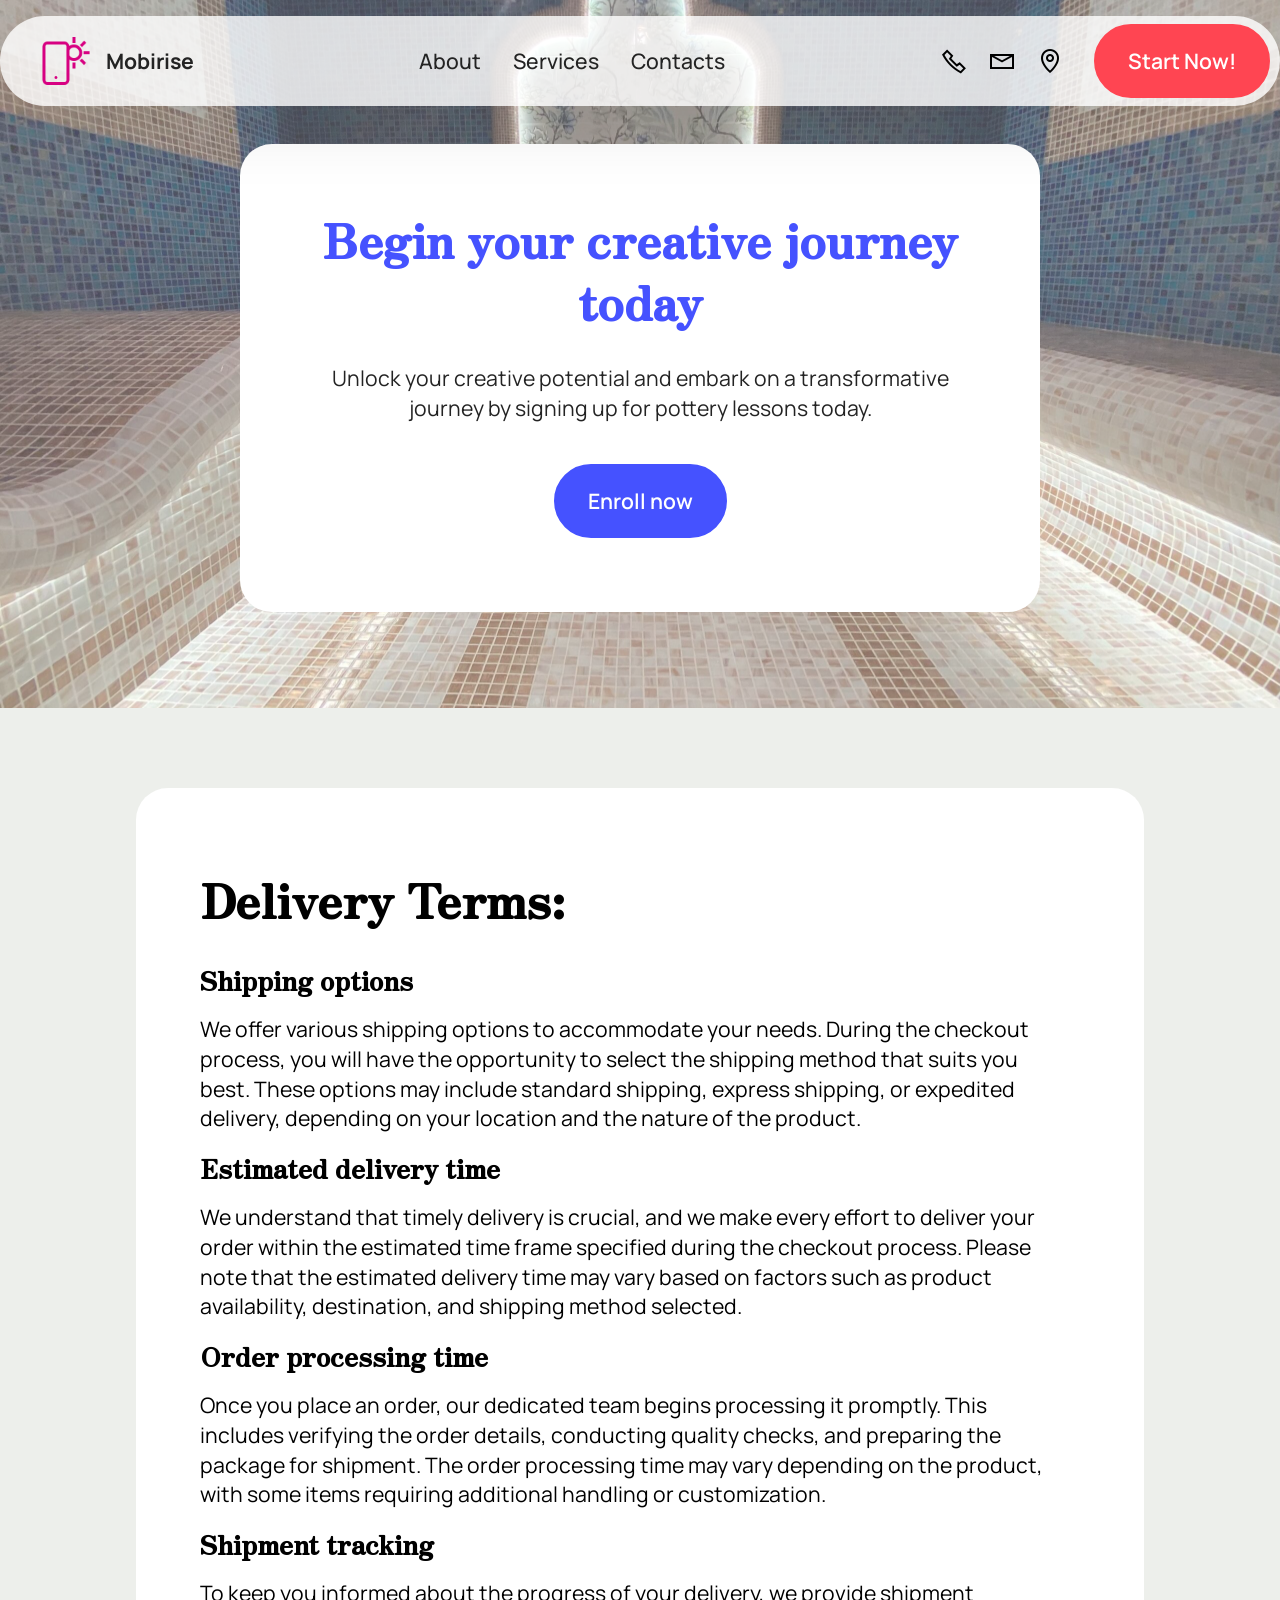
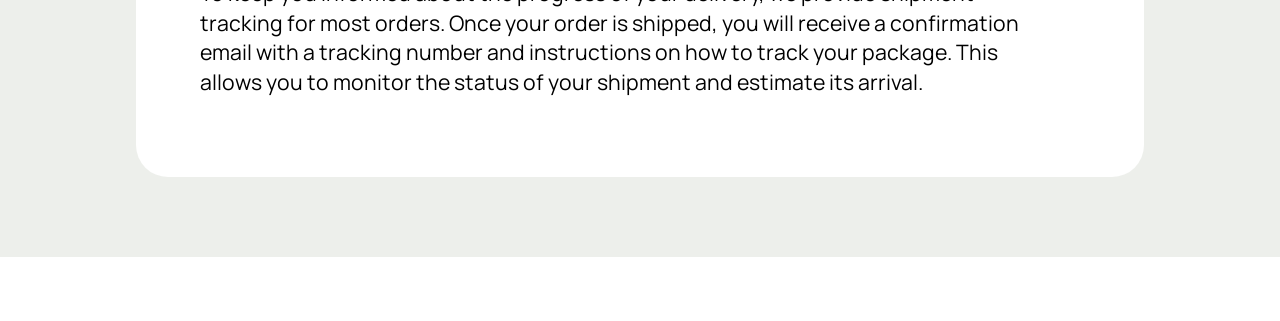
<file: page2.html>
<!DOCTYPE html>
<html  lang="en">
<head>
  <!-- Site made with Mobirise Website Builder v6.0.5, https://mobirise.com -->
  <meta charset="UTF-8">
  <meta http-equiv="X-UA-Compatible" content="IE=edge">
  <meta name="generator" content="Mobirise v6.0.5, mobirise.com">
  <meta name="viewport" content="width=device-width, initial-scale=1, minimum-scale=1">
  <link rel="shortcut icon" href="assets/images/logo.png" type="image/x-icon">
  <meta name="description" content="">
  
  
  <title>Page 2</title>
  <link rel="stylesheet" href="assets/web/assets/mobirise-icons2/mobirise2.css">
  <link rel="stylesheet" href="assets/bootstrap/css/bootstrap.min.css">
  <link rel="stylesheet" href="assets/bootstrap/css/bootstrap-grid.min.css">
  <link rel="stylesheet" href="assets/bootstrap/css/bootstrap-reboot.min.css">
  <link rel="stylesheet" href="assets/animatecss/animate.css">
  <link rel="stylesheet" href="assets/dropdown/css/style.css">
  <link rel="stylesheet" href="assets/theme/css/style.css">
  <link rel="preload" href="https://fonts.googleapis.com/css?family=Zen+Antique:400&display=swap" as="style" onload="this.onload=null;this.rel='stylesheet'">
  <noscript><link rel="stylesheet" href="https://fonts.googleapis.com/css?family=Zen+Antique:400&display=swap"></noscript>
  <link rel="preload" href="https://fonts.googleapis.com/css?family=Manrope:200,300,400,500,600,700,800&display=swap" as="style" onload="this.onload=null;this.rel='stylesheet'">
  <noscript><link rel="stylesheet" href="https://fonts.googleapis.com/css?family=Manrope:200,300,400,500,600,700,800&display=swap"></noscript>
  <link rel="preload" as="style" href="assets/mobirise/css/mbr-additional.css?v=Ko864I"><link rel="stylesheet" href="assets/mobirise/css/mbr-additional.css?v=Ko864I" type="text/css">

  
  
  
</head>
<body>
  
  <section data-bs-version="5.1" class="menu menu2 cid-v8y0ExKpkI" once="menu" id="menu02-t">
	

	<nav class="navbar navbar-dropdown navbar-fixed-top navbar-expand-lg">
		<div class="container">
			<div class="navbar-brand">
				<span class="navbar-logo">
					<a href="https://mobiri.se">
						<img src="assets/images/logo.png" alt="Mobirise Website Builder" style="height: 3rem;">
					</a>
				</span>
				<span class="navbar-caption-wrap"><a class="navbar-caption text-black display-4" href="https://mobiri.se">Mobirise</a></span>
			</div>
			<button class="navbar-toggler" type="button" data-toggle="collapse" data-bs-toggle="collapse" data-target="#navbarSupportedContent" data-bs-target="#navbarSupportedContent" aria-controls="navbarNavAltMarkup" aria-expanded="false" aria-label="Toggle navigation">
				<div class="hamburger">
					<span></span>
					<span></span>
					<span></span>
					<span></span>
				</div>
			</button>
			<div class="collapse navbar-collapse" id="navbarSupportedContent">
				<ul class="navbar-nav nav-dropdown" data-app-modern-menu="true"><li class="nav-item">
						<a class="nav-link link text-black text-primary display-4" href="page1.html">About</a>
					</li>
					<li class="nav-item">
						<a class="nav-link link text-black text-primary display-4" href="index.html#features021-q" aria-expanded="false">Services</a>
					</li>
					<li class="nav-item">
						<a class="nav-link link text-black text-primary display-4" href="page1.html#features022-f">Contacts</a>
					</li></ul>
				<div class="icons-menu">
					<a class="iconfont-wrapper" href="https://mobiri.se">
						<span class="p-2 mbr-iconfont mobi-mbri-phone mobi-mbri"></span>
					</a>
					<a class="iconfont-wrapper" href="https://mobiri.se">
						<span class="p-2 mbr-iconfont mobi-mbri-letter mobi-mbri"></span>
					</a>
					<a class="iconfont-wrapper" href="https://mobiri.se">
						<span class="p-2 mbr-iconfont mobi-mbri-map-pin mobi-mbri"></span>
					</a>
					
				</div>
				<div class="navbar-buttons mbr-section-btn">
					<a class="btn btn-primary display-4" href="https://mobiri.se"> Start Now!</a>
				</div>
			</div>
		</div>
	</nav>
</section>

<section data-bs-version="5.1" class="header14 cid-v8y0ExxZZ8" id="header14-s">
	

	
	<div class="mbr-overlay" style="opacity: 0.3; background-color: rgb(255, 255, 255);"></div>
	<div class="container">
		<div class="row justify-content-center">
			<div class="card col-12 col-md-12 col-lg-8">
				<div class="card-wrapper">
					<div class="card-box align-center">
						<h1 class="card-title mbr-fonts-style mb-4 display-2"><strong>Begin your creative journey today</strong></h1>
						<p class="mbr-text mbr-fonts-style mb-4 display-7">
							Unlock your creative potential and embark on a transformative journey by signing up for pottery lessons today.
						</p>
						<div class="mbr-section-btn mt-4"><a class="btn btn-secondary display-7" href="index.html#form02-0">Enroll now</a></div>
					</div>
				</div>
			</div>
		</div>
	</div>
</section>

<section data-bs-version="5.1" class="article07 cid-v8y0HPrbbS" id="article07-v">
  

  
  
  <div class="container">
    <div class="row justify-content-center">
      <div class="card col-md-12 col-lg-10">
        <div class="card-wrapper">
          <h3 class="card-title mbr-fonts-style mbr-white mt-3 mb-4 display-2">
            <strong>Delivery Terms:</strong>
          </h3>
          <div class="row card-box align-left">
            <div class="item features-without-image col-12">
              <div class="item-wrapper">
                <h4 class="mbr-section-subtitle mbr-fonts-style mb-3 display-5">
                  <strong>Shipping options</strong>
                </h4>
                <p class="mbr-text mbr-fonts-style display-7">
                  We offer various shipping options to accommodate your needs.
                  During the checkout process, you will have the opportunity to
                  select the shipping method that suits you best. These options
                  may include standard shipping, express shipping, or expedited
                  delivery, depending on your location and the nature of the
                  product.
                </p>
              </div>
            </div>
            <div class="item features-without-image col-12">
              <div class="item-wrapper">
                <h4 class="mbr-section-subtitle mbr-fonts-style mb-3 display-5">
                  <strong>Estimated delivery time</strong>
                </h4>
                <p class="mbr-text mbr-fonts-style display-7">
                  We understand that timely delivery is crucial, and we make
                  every effort to deliver your order within the estimated time
                  frame specified during the checkout process. Please note that
                  the estimated delivery time may vary based on factors such as
                  product availability, destination, and shipping method
                  selected.
                </p>
              </div>
            </div>
            <div class="item features-without-image col-12">
              <div class="item-wrapper">
                <h4 class="mbr-section-subtitle mbr-fonts-style mb-3 display-5">
                  <strong>Order processing time</strong>
                </h4>
                <p class="mbr-text mbr-fonts-style display-7">
                  Once you place an order, our dedicated team begins processing
                  it promptly. This includes verifying the order details,
                  conducting quality checks, and preparing the package for
                  shipment. The order processing time may vary depending on the
                  product, with some items requiring additional handling or
                  customization.
                </p>
              </div>
            </div>
            <div class="item features-without-image col-12">
              <div class="item-wrapper">
                <h4 class="mbr-section-subtitle mbr-fonts-style mb-3 display-5">
                  <strong>Shipment tracking</strong>
                </h4>
                <p class="mbr-text mbr-fonts-style display-7">
                  To keep you informed about the progress of your delivery, we
                  provide shipment tracking for most orders. Once your order is
                  shipped, you will receive a confirmation email with a tracking
                  number and instructions on how to track your package. This
                  allows you to monitor the status of your shipment and estimate
                  its arrival.
                </p>
              </div>
            </div>
          </div>
          
        </div>
      </div>
    </div>
  </div>
</section><section class="display-7" style="padding: 0;align-items: center;justify-content: center;flex-wrap: wrap;    align-content: center;display: flex;position: relative;height: 4rem;"><a href="https://mobiri.se/768880" style="flex: 1 1;height: 4rem;position: absolute;width: 100%;z-index: 1;"><img alt="" style="height: 4rem;" src="[data-uri]"></a><p style="margin: 0;text-align: center;" class="display-7">&#8204;</p><a style="z-index:1" href="https://mobirise.com/builder/ai-website-builder.html">Free AI Website Software</a></section><script src="assets/bootstrap/js/bootstrap.bundle.min.js"></script>  <script src="assets/smoothscroll/smooth-scroll.js"></script>  <script src="assets/ytplayer/index.js"></script>  <script src="assets/dropdown/js/navbar-dropdown.js"></script>  <script src="assets/theme/js/script.js"></script>  <script src="assets/singa4real/shopcart.js"></script>  
  
  
  <input name="animation" type="hidden">
  </body>
</html>
</file>
<file: assets/web/assets/mobirise-icons2/mobirise2.css>
@font-face {
  font-family: 'Moririse2';
  font-display: swap;
  src:  url('mobirise2.eot?f2bix4');
  src:  url('mobirise2.eot?f2bix4#iefix') format('embedded-opentype'),
    url('mobirise2.ttf?f2bix4') format('truetype'),
    url('mobirise2.woff?f2bix4') format('woff'),
    url('mobirise2.svg?f2bix4#mobirise2') format('svg');
  font-weight: normal;
  font-style: normal;
}

[class^="mobi-"], [class*=" mobi-"] {
  /* use !important to prevent issues with browser extensions that change fonts */
  font-family: 'Moririse2' !important;
  speak: none;
  font-style: normal;
  font-weight: normal;
  font-variant: normal;
  text-transform: none;
  line-height: 1;

  /* Better Font Rendering =========== */
  -webkit-font-smoothing: antialiased;
  -moz-osx-font-smoothing: grayscale;
}

.mobi-mbri-add-submenu:before {
  content: "\e900";
}
.mobi-mbri-alert:before {
  content: "\e901";
}
.mobi-mbri-align-center:before {
  content: "\e902";
}
.mobi-mbri-align-justify:before {
  content: "\e903";
}
.mobi-mbri-align-left:before {
  content: "\e904";
}
.mobi-mbri-align-right:before {
  content: "\e905";
}
.mobi-mbri-android:before {
  content: "\e906";
}
.mobi-mbri-apple:before {
  content: "\e907";
}
.mobi-mbri-arrow-down:before {
  content: "\e908";
}
.mobi-mbri-arrow-next:before {
  content: "\e909";
}
.mobi-mbri-arrow-prev:before {
  content: "\e90a";
}
.mobi-mbri-arrow-up:before {
  content: "\e90b";
}
.mobi-mbri-bold:before {
  content: "\e90c";
}
.mobi-mbri-bookmark:before {
  content: "\e90d";
}
.mobi-mbri-bootstrap:before {
  content: "\e90e";
}
.mobi-mbri-briefcase:before {
  content: "\e90f";
}
.mobi-mbri-browse:before {
  content: "\e910";
}
.mobi-mbri-bulleted-list:before {
  content: "\e911";
}
.mobi-mbri-calendar:before {
  content: "\e912";
}
.mobi-mbri-camera:before {
  content: "\e913";
}
.mobi-mbri-cart-add:before {
  content: "\e914";
}
.mobi-mbri-cart-full:before {
  content: "\e915";
}
.mobi-mbri-cash:before {
  content: "\e916";
}
.mobi-mbri-change-style:before {
  content: "\e917";
}
.mobi-mbri-chat:before {
  content: "\e918";
}
.mobi-mbri-clock:before {
  content: "\e919";
}
.mobi-mbri-close:before {
  content: "\e91a";
}
.mobi-mbri-cloud:before {
  content: "\e91b";
}
.mobi-mbri-code:before {
  content: "\e91c";
}
.mobi-mbri-contact-form:before {
  content: "\e91d";
}
.mobi-mbri-credit-card:before {
  content: "\e91e";
}
.mobi-mbri-cursor-click:before {
  content: "\e91f";
}
.mobi-mbri-cust-feedback:before {
  content: "\e920";
}
.mobi-mbri-database:before {
  content: "\e921";
}
.mobi-mbri-delivery:before {
  content: "\e922";
}
.mobi-mbri-desktop:before {
  content: "\e923";
}
.mobi-mbri-devices:before {
  content: "\e924";
}
.mobi-mbri-down:before {
  content: "\e925";
}
.mobi-mbri-download-2:before {
  content: "\e926";
}
.mobi-mbri-download:before {
  content: "\e927";
}
.mobi-mbri-drag-n-drop-2:before {
  content: "\e928";
}
.mobi-mbri-drag-n-drop:before {
  content: "\e929";
}
.mobi-mbri-edit-2:before {
  content: "\e92a";
}
.mobi-mbri-edit:before {
  content: "\e92b";
}
.mobi-mbri-error:before {
  content: "\e92c";
}
.mobi-mbri-extension:before {
  content: "\e92d";
}
.mobi-mbri-features:before {
  content: "\e92e";
}
.mobi-mbri-file:before {
  content: "\e92f";
}
.mobi-mbri-flag:before {
  content: "\e930";
}
.mobi-mbri-folder:before {
  content: "\e931";
}
.mobi-mbri-gift:before {
  content: "\e932";
}
.mobi-mbri-github:before {
  content: "\e933";
}
.mobi-mbri-globe-2:before {
  content: "\e934";
}
.mobi-mbri-globe:before {
  content: "\e935";
}
.mobi-mbri-growing-chart:before {
  content: "\e936";
}
.mobi-mbri-hearth:before {
  content: "\e937";
}
.mobi-mbri-help:before {
  content: "\e938";
}
.mobi-mbri-home:before {
  content: "\e939";
}
.mobi-mbri-hot-cup:before {
  content: "\e93a";
}
.mobi-mbri-idea:before {
  content: "\e93b";
}
.mobi-mbri-image-gallery:before {
  content: "\e93c";
}
.mobi-mbri-image-slider:before {
  content: "\e93d";
}
.mobi-mbri-info:before {
  content: "\e93e";
}
.mobi-mbri-italic:before {
  content: "\e93f";
}
.mobi-mbri-key:before {
  content: "\e940";
}
.mobi-mbri-laptop:before {
  content: "\e941";
}
.mobi-mbri-layers:before {
  content: "\e942";
}
.mobi-mbri-left-right:before {
  content: "\e943";
}
.mobi-mbri-left:before {
  content: "\e944";
}
.mobi-mbri-letter:before {
  content: "\e945";
}
.mobi-mbri-like:before {
  content: "\e946";
}
.mobi-mbri-link:before {
  content: "\e947";
}
.mobi-mbri-lock:before {
  content: "\e948";
}
.mobi-mbri-login:before {
  content: "\e949";
}
.mobi-mbri-logout:before {
  content: "\e94a";
}
.mobi-mbri-magic-stick:before {
  content: "\e94b";
}
.mobi-mbri-map-pin:before {
  content: "\e94c";
}
.mobi-mbri-menu:before {
  content: "\e94d";
}
.mobi-mbri-mobile-2:before {
  content: "\e94e";
}
.mobi-mbri-mobile-horizontal:before {
  content: "\e94f";
}
.mobi-mbri-mobile:before {
  content: "\e950";
}
.mobi-mbri-mobirise:before {
  content: "\e951";
}
.mobi-mbri-more-horizontal:before {
  content: "\e952";
}
.mobi-mbri-more-vertical:before {
  content: "\e953";
}
.mobi-mbri-music:before {
  content: "\e954";
}
.mobi-mbri-new-file:before {
  content: "\e955";
}
.mobi-mbri-numbered-list:before {
  content: "\e956";
}
.mobi-mbri-opened-folder:before {
  content: "\e957";
}
.mobi-mbri-pages:before {
  content: "\e958";
}
.mobi-mbri-paper-plane:before {
  content: "\e959";
}
.mobi-mbri-paperclip:before {
  content: "\e95a";
}
.mobi-mbri-phone:before {
  content: "\e95b";
}
.mobi-mbri-photo:before {
  content: "\e95c";
}
.mobi-mbri-photos:before {
  content: "\e95d";
}
.mobi-mbri-pin:before {
  content: "\e95e";
}
.mobi-mbri-play:before {
  content: "\e95f";
}
.mobi-mbri-plus:before {
  content: "\e960";
}
.mobi-mbri-preview:before {
  content: "\e961";
}
.mobi-mbri-print:before {
  content: "\e962";
}
.mobi-mbri-protect:before {
  content: "\e963";
}
.mobi-mbri-question:before {
  content: "\e964";
}
.mobi-mbri-quote-left:before {
  content: "\e965";
}
.mobi-mbri-quote-right:before {
  content: "\e966";
}
.mobi-mbri-redo:before {
  content: "\e967";
}
.mobi-mbri-refresh:before {
  content: "\e968";
}
.mobi-mbri-responsive-2:before {
  content: "\e969";
}
.mobi-mbri-responsive:before {
  content: "\e96a";
}
.mobi-mbri-right:before {
  content: "\e96b";
}
.mobi-mbri-rocket:before {
  content: "\e96c";
}
.mobi-mbri-sad-face:before {
  content: "\e96d";
}
.mobi-mbri-sale:before {
  content: "\e96e";
}
.mobi-mbri-save:before {
  content: "\e96f";
}
.mobi-mbri-search:before {
  content: "\e970";
}
.mobi-mbri-setting-2:before {
  content: "\e971";
}
.mobi-mbri-setting-3:before {
  content: "\e972";
}
.mobi-mbri-setting:before {
  content: "\e973";
}
.mobi-mbri-share:before {
  content: "\e974";
}
.mobi-mbri-shopping-bag:before {
  content: "\e975";
}
.mobi-mbri-shopping-basket:before {
  content: "\e976";
}
.mobi-mbri-shopping-cart:before {
  content: "\e977";
}
.mobi-mbri-sites:before {
  content: "\e978";
}
.mobi-mbri-smile-face:before {
  content: "\e979";
}
.mobi-mbri-speed:before {
  content: "\e97a";
}
.mobi-mbri-star:before {
  content: "\e97b";
}
.mobi-mbri-success:before {
  content: "\e97c";
}
.mobi-mbri-sun:before {
  content: "\e97d";
}
.mobi-mbri-sun2:before {
  content: "\e97e";
}
.mobi-mbri-tablet-vertical:before {
  content: "\e97f";
}
.mobi-mbri-tablet:before {
  content: "\e980";
}
.mobi-mbri-target:before {
  content: "\e981";
}
.mobi-mbri-timer:before {
  content: "\e982";
}
.mobi-mbri-to-ftp:before {
  content: "\e983";
}
.mobi-mbri-to-local-drive:before {
  content: "\e984";
}
.mobi-mbri-touch-swipe:before {
  content: "\e985";
}
.mobi-mbri-touch:before {
  content: "\e986";
}
.mobi-mbri-trash:before {
  content: "\e987";
}
.mobi-mbri-underline:before {
  content: "\e988";
}
.mobi-mbri-undo:before {
  content: "\e989";
}
.mobi-mbri-unlink:before {
  content: "\e98a";
}
.mobi-mbri-unlock:before {
  content: "\e98b";
}
.mobi-mbri-up-down:before {
  content: "\e98c";
}
.mobi-mbri-up:before {
  content: "\e98d";
}
.mobi-mbri-update:before {
  content: "\e98e";
}
.mobi-mbri-upload-2:before {
  content: "\e98f";
}
.mobi-mbri-upload:before {
  content: "\e990";
}
.mobi-mbri-user-2:before {
  content: "\e991";
}
.mobi-mbri-user:before {
  content: "\e992";
}
.mobi-mbri-users:before {
  content: "\e993";
}
.mobi-mbri-video-play:before {
  content: "\e994";
}
.mobi-mbri-video:before {
  content: "\e995";
}
.mobi-mbri-watch:before {
  content: "\e996";
}
.mobi-mbri-website-theme-2:before {
  content: "\e997";
}
.mobi-mbri-website-theme:before {
  content: "\e998";
}
.mobi-mbri-wifi:before {
  content: "\e999";
}
.mobi-mbri-windows:before {
  content: "\e99a";
}
.mobi-mbri-zoom-in:before {
  content: "\e99b";
}
.mobi-mbri-zoom-out:before {
  content: "\e99c";
}
</file>
<file: assets/dropdown/css/style.css>
.navbar-dropdown {
  left: 0;
  padding: 0;
  position: absolute;
  right: 0;
  top: 0;
  transition: all 0.45s ease;
  z-index: 1030;
  background: #282828; }
  .navbar-dropdown .navbar-logo {
    margin-right: 0.8rem;
    transition: margin 0.3s ease-in-out;
    vertical-align: middle; }
    .navbar-dropdown .navbar-logo img {
      height: 3.125rem;
      transition: all 0.3s ease-in-out; }
    .navbar-dropdown .navbar-logo.mbr-iconfont {
      font-size: 3.125rem;
      line-height: 3.125rem; }
  .navbar-dropdown .navbar-caption {
    font-weight: 700;
    white-space: normal;
    vertical-align: -4px;
    line-height: 3.125rem !important; }
    .navbar-dropdown .navbar-caption, .navbar-dropdown .navbar-caption:hover {
      color: inherit;
      text-decoration: none; }
  .navbar-dropdown .mbr-iconfont + .navbar-caption {
    vertical-align: -1px; }
  .navbar-dropdown.navbar-fixed-top {
    position: fixed; }
  .navbar-dropdown .navbar-brand span {
    vertical-align: -4px; }
  .navbar-dropdown.bg-color.transparent {
    background: none; }
  .navbar-dropdown.navbar-short .navbar-brand {
    padding: 0.625rem 0; }
    .navbar-dropdown.navbar-short .navbar-brand span {
      vertical-align: -1px; }
  .navbar-dropdown.navbar-short .navbar-caption {
    line-height: 2.375rem !important;
    vertical-align: -2px; }
  .navbar-dropdown.navbar-short .navbar-logo {
    margin-right: 0.5rem; }
    .navbar-dropdown.navbar-short .navbar-logo img {
      height: 2.375rem; }
    .navbar-dropdown.navbar-short .navbar-logo.mbr-iconfont {
      font-size: 2.375rem;
      line-height: 2.375rem; }
  .navbar-dropdown.navbar-short .mbr-table-cell {
    height: 3.625rem; }
  .navbar-dropdown .navbar-close {
    left: 0.6875rem;
    position: fixed;
    top: 0.75rem;
    z-index: 1000; }
  .navbar-dropdown .hamburger-icon {
    content: "";
    display: inline-block;
    vertical-align: middle;
    width: 16px;
    -webkit-box-shadow: 0 -6px 0 1px #282828,0 0 0 1px #282828,0 6px 0 1px #282828;
    -moz-box-shadow: 0 -6px 0 1px #282828,0 0 0 1px #282828,0 6px 0 1px #282828;
    box-shadow: 0 -6px 0 1px #282828,0 0 0 1px #282828,0 6px 0 1px #282828; }

.dropdown-menu .dropdown-toggle[data-toggle="dropdown-submenu"]::after {
  border-bottom: 0.35em solid transparent;
  border-left: 0.35em solid;
  border-right: 0;
  border-top: 0.35em solid transparent;
  margin-left: 0.3rem; }

.dropdown-menu .dropdown-item:focus {
  outline: 0; }

.nav-dropdown {
  font-size: 0.75rem;
  font-weight: 500;
  height: auto !important; }
  .nav-dropdown .nav-btn {
    padding-left: 1rem; }
  .nav-dropdown .link {
    margin: .667em 1.667em;
    font-weight: 500;
    padding: 0;
    transition: color .2s ease-in-out; }
    .nav-dropdown .link.dropdown-toggle {
      margin-right: 2.583em; }
      .nav-dropdown .link.dropdown-toggle::after {
        margin-left: .25rem;
        border-top: 0.35em solid;
        border-right: 0.35em solid transparent;
        border-left: 0.35em solid transparent;
        border-bottom: 0; }
      .nav-dropdown .link.dropdown-toggle[aria-expanded="true"] {
        margin: 0;
        padding: 0.667em 3.263em  0.667em 1.667em; }
  .nav-dropdown .link::after,
  .nav-dropdown .dropdown-item::after {
    color: inherit; }
  .nav-dropdown .btn {
    font-size: 0.75rem;
    font-weight: 700;
    letter-spacing: 0;
    margin-bottom: 0;
    padding-left: 1.25rem;
    padding-right: 1.25rem; }
  .nav-dropdown .dropdown-menu {
    border-radius: 0;
    border: 0;
    left: 0;
    margin: 0;
    padding-bottom: 1.25rem;
    padding-top: 1.25rem;
    position: relative; }
  .nav-dropdown .dropdown-submenu {
    margin-left: 0.125rem;
    top: 0; }
  .nav-dropdown .dropdown-item {
    font-weight: 500;
    line-height: 2;
    padding: 0.3846em 4.615em 0.3846em 1.5385em;
    position: relative;
    transition: color .2s ease-in-out, background-color .2s ease-in-out; }
    .nav-dropdown .dropdown-item::after {
      margin-top: -0.3077em;
      position: absolute;
      right: 1.1538em;
      top: 50%; }
    .nav-dropdown .dropdown-item:focus, .nav-dropdown .dropdown-item:hover {
      background: none; }

@media (max-width: 767px) {
  .nav-dropdown.navbar-toggleable-sm {
    bottom: 0;
    display: none;
    left: 0;
    overflow-x: hidden;
    position: fixed;
    top: 0;
    transform: translateX(-100%);
    -ms-transform: translateX(-100%);
    -webkit-transform: translateX(-100%);
    width: 18.75rem;
    z-index: 999; } }
.nav-dropdown.navbar-toggleable-xl {
  bottom: 0;
  display: none;
  left: 0;
  overflow-x: hidden;
  position: fixed;
  top: 0;
  transform: translateX(-100%);
  -ms-transform: translateX(-100%);
  -webkit-transform: translateX(-100%);
  width: 18.75rem;
  z-index: 999; }

.nav-dropdown-sm {
  display: block !important;
  overflow-x: hidden;
  overflow: auto;
  padding-top: 3.875rem; }
  .nav-dropdown-sm::after {
    content: "";
    display: block;
    height: 3rem;
    width: 100%; }
  .nav-dropdown-sm.collapse.in ~ .navbar-close {
    display: block !important; }
  .nav-dropdown-sm.collapsing, .nav-dropdown-sm.collapse.in {
    transform: translateX(0);
    -ms-transform: translateX(0);
    -webkit-transform: translateX(0);
    transition: all 0.25s ease-out;
    -webkit-transition: all 0.25s ease-out;
    background: #282828; }
  .nav-dropdown-sm.collapsing[aria-expanded="false"] {
    transform: translateX(-100%);
    -ms-transform: translateX(-100%);
    -webkit-transform: translateX(-100%); }
  .nav-dropdown-sm .nav-item {
    display: block;
    margin-left: 0 !important;
    padding-left: 0; }
  .nav-dropdown-sm .link,
  .nav-dropdown-sm .dropdown-item {
    border-top: 1px dotted rgba(255, 255, 255, 0.1);
    font-size: 0.8125rem;
    line-height: 1.6;
    margin: 0 !important;
    padding: 0.875rem 2.4rem 0.875rem 1.5625rem !important;
    position: relative;
    white-space: normal; }
    .nav-dropdown-sm .link:focus, .nav-dropdown-sm .link:hover,
    .nav-dropdown-sm .dropdown-item:focus,
    .nav-dropdown-sm .dropdown-item:hover {
      background: rgba(0, 0, 0, 0.2) !important;
      color: #c0a375; }
  .nav-dropdown-sm .nav-btn {
    position: relative;
    padding: 1.5625rem 1.5625rem 0 1.5625rem; }
    .nav-dropdown-sm .nav-btn::before {
      border-top: 1px dotted rgba(255, 255, 255, 0.1);
      content: "";
      left: 0;
      position: absolute;
      top: 0;
      width: 100%; }
    .nav-dropdown-sm .nav-btn + .nav-btn {
      padding-top: 0.625rem; }
      .nav-dropdown-sm .nav-btn + .nav-btn::before {
        display: none; }
  .nav-dropdown-sm .btn {
    padding: 0.625rem 0; }
  .nav-dropdown-sm .dropdown-toggle[data-toggle="dropdown-submenu"]::after {
    margin-left: .25rem;
    border-top: 0.35em solid;
    border-right: 0.35em solid transparent;
    border-left: 0.35em solid transparent;
    border-bottom: 0; }
  .nav-dropdown-sm .dropdown-toggle[data-toggle="dropdown-submenu"][aria-expanded="true"]::after {
    border-top: 0;
    border-right: 0.35em solid transparent;
    border-left: 0.35em solid transparent;
    border-bottom: 0.35em solid; }
  .nav-dropdown-sm .dropdown-menu {
    margin: 0;
    padding: 0;
    position: relative;
    top: 0;
    left: 0;
    width: 100%;
    border: 0;
    float: none;
    border-radius: 0;
    background: none; }
  .nav-dropdown-sm .dropdown-submenu {
    left: 100%;
    margin-left: 0.125rem;
    margin-top: -1.25rem;
    top: 0; }

.navbar-toggleable-sm .nav-dropdown .dropdown-menu {
  position: absolute; }

.navbar-toggleable-sm .nav-dropdown .dropdown-submenu {
  left: 100%;
  margin-left: 0.125rem;
  margin-top: -1.25rem;
  top: 0; }

.navbar-toggleable-sm.opened .nav-dropdown .dropdown-menu {
  position: relative; }

.navbar-toggleable-sm.opened .nav-dropdown .dropdown-submenu {
  left: 0;
  margin-left: 00rem;
  margin-top: 0rem;
  top: 0; }

.is-builder .nav-dropdown.collapsing {
  transition: none !important; }
</file>
<file: assets/theme/css/style.css>
@charset "UTF-8";
section {
  background-color: #ffffff;
}

body {
  font-style: normal;
  line-height: 1.5;
  font-weight: 400;
  color: #232323;
  position: relative;
}

button {
  background-color: transparent;
  border-color: transparent;
}

.embla__button,
.carousel-control {
  background-color: #edefea !important;
  opacity: 0.8 !important;
  color: #464845 !important;
  border-color: #edefea !important;
}

.carousel .close,
.modalWindow .close {
  background-color: #edefea !important;
  color: #464845 !important;
  border-color: #edefea !important;
  opacity: 0.8 !important;
}

.carousel .close:hover,
.modalWindow .close:hover {
  opacity: 1 !important;
}

.carousel-indicators li {
  background-color: #edefea !important;
  border: 2px solid #464845 !important;
}

.carousel-indicators li:hover,
.carousel-indicators li:active {
  opacity: 0.8 !important;
}

.embla__button:hover,
.carousel-control:hover {
  background-color: #edefea !important;
  opacity: 1 !important;
}

.modalWindow-video-container {
  height: 80%;
}

section,
.container,
.container-fluid {
  position: relative;
  word-wrap: break-word;
}

a.mbr-iconfont:hover {
  text-decoration: none;
}

.article .lead p,
.article .lead ul,
.article .lead ol,
.article .lead pre,
.article .lead blockquote {
  margin-bottom: 0;
}

a {
  font-style: normal;
  font-weight: 400;
  cursor: pointer;
}
a, a:hover {
  text-decoration: none;
}

.mbr-section-title {
  font-style: normal;
  line-height: 1.3;
}

.mbr-section-subtitle {
  line-height: 1.3;
}

.mbr-text {
  font-style: normal;
  line-height: 1.7;
}

h1,
h2,
h3,
h4,
h5,
h6,
.display-1,
.display-2,
.display-4,
.display-5,
.display-7,
span,
p,
a {
  line-height: 1;
  word-break: break-word;
  word-wrap: break-word;
  font-weight: 400;
}

b,
strong {
  font-weight: bold;
}

input:-webkit-autofill, input:-webkit-autofill:hover, input:-webkit-autofill:focus, input:-webkit-autofill:active {
  transition-delay: 9999s;
  -webkit-transition-property: background-color, color;
  transition-property: background-color, color;
}

textarea[type=hidden] {
  display: none;
}

section {
  background-position: 50% 50%;
  background-repeat: no-repeat;
  background-size: cover;
}
section .mbr-background-video,
section .mbr-background-video-preview {
  position: absolute;
  bottom: 0;
  left: 0;
  right: 0;
  top: 0;
}

.hidden {
  visibility: hidden;
}

.mbr-z-index20 {
  z-index: 20;
}

/*! Base colors */
.mbr-white {
  color: #ffffff;
}

.mbr-black {
  color: #111111;
}

.mbr-bg-white {
  background-color: #ffffff;
}

.mbr-bg-black {
  background-color: #000000;
}

/*! Text-aligns */
.align-left {
  text-align: left;
}

.align-center {
  text-align: center;
}

.align-right {
  text-align: right;
}

/*! Font-weight  */
.mbr-light {
  font-weight: 300;
}

.mbr-regular {
  font-weight: 400;
}

.mbr-semibold {
  font-weight: 500;
}

.mbr-bold {
  font-weight: 700;
}

/*! Media  */
.media-content {
  flex-basis: 100%;
}

.media-container-row {
  display: flex;
  flex-direction: row;
  flex-wrap: wrap;
  justify-content: center;
  align-content: center;
  align-items: start;
}
.media-container-row .media-size-item {
  width: 400px;
}

.media-container-column {
  display: flex;
  flex-direction: column;
  flex-wrap: wrap;
  justify-content: center;
  align-content: center;
  align-items: stretch;
}
.media-container-column > * {
  width: 100%;
}

@media (min-width: 992px) {
  .media-container-row {
    flex-wrap: nowrap;
  }
}
figure {
  margin-bottom: 0;
  overflow: hidden;
}

figure[mbr-media-size] {
  transition: width 0.1s;
}

img,
iframe {
  display: block;
  width: 100%;
}

.card {
  background-color: transparent;
  border: none;
}

.card-box {
  width: 100%;
}

.card-img {
  text-align: center;
  flex-shrink: 0;
  -webkit-flex-shrink: 0;
}

.media {
  max-width: 100%;
  margin: 0 auto;
}

.mbr-figure {
  align-self: center;
}

.media-container > div {
  max-width: 100%;
}

.mbr-figure img,
.card-img img {
  width: 100%;
}

@media (max-width: 991px) {
  .media-size-item {
    width: auto !important;
  }
  .media {
    width: auto;
  }
  .mbr-figure {
    width: 100% !important;
  }
}
/*! Buttons */
.mbr-section-btn {
  margin-left: -0.6rem;
  margin-right: -0.6rem;
  font-size: 0;
}

.btn {
  font-weight: 600;
  border-width: 1px;
  font-style: normal;
  margin: 0.6rem 0.6rem;
  white-space: normal;
  transition: all 0.2s ease-in-out;
  display: inline-flex;
  align-items: center;
  justify-content: center;
  word-break: break-word;
}

.btn-sm {
  font-weight: 600;
  letter-spacing: 0px;
  transition: all 0.3s ease-in-out;
}

.btn-md {
  font-weight: 600;
  letter-spacing: 0px;
  transition: all 0.3s ease-in-out;
}

.btn-lg {
  font-weight: 600;
  letter-spacing: 0px;
  transition: all 0.3s ease-in-out;
}

.btn-form {
  margin: 0;
}
.btn-form:hover {
  cursor: pointer;
}

nav .mbr-section-btn {
  margin-left: 0rem;
  margin-right: 0rem;
}

/*! Btn icon margin */
.btn .mbr-iconfont,
.btn.btn-sm .mbr-iconfont {
  order: 1;
  cursor: pointer;
  margin-left: 0.5rem;
  vertical-align: sub;
}

.btn.btn-md .mbr-iconfont,
.btn.btn-md .mbr-iconfont {
  margin-left: 0.8rem;
}

.mbr-regular {
  font-weight: 400;
}

.mbr-semibold {
  font-weight: 500;
}

.mbr-bold {
  font-weight: 700;
}

[type=submit] {
  -webkit-appearance: none;
}

/*! Full-screen */
.mbr-fullscreen .mbr-overlay {
  min-height: 100vh;
}

.mbr-fullscreen {
  display: flex;
  display: -moz-flex;
  display: -ms-flex;
  display: -o-flex;
  align-items: center;
  min-height: 100vh;
  padding-top: 3rem;
  padding-bottom: 3rem;
}

/*! Map */
.map {
  height: 25rem;
  position: relative;
}
.map iframe {
  width: 100%;
  height: 100%;
}

/*! Scroll to top arrow */
.mbr-arrow-up {
  bottom: 25px;
  right: 90px;
  position: fixed;
  text-align: right;
  z-index: 5000;
  color: #ffffff;
  font-size: 22px;
}

.mbr-arrow-up a {
  background: rgba(0, 0, 0, 0.2);
  border-radius: 50%;
  color: #fff;
  display: inline-block;
  height: 60px;
  width: 60px;
  border: 2px solid #fff;
  outline-style: none !important;
  position: relative;
  text-decoration: none;
  transition: all 0.3s ease-in-out;
  cursor: pointer;
  text-align: center;
}
.mbr-arrow-up a:hover {
  background-color: rgba(0, 0, 0, 0.4);
}
.mbr-arrow-up a i {
  line-height: 60px;
}

.mbr-arrow-up-icon {
  display: block;
  color: #fff;
}

.mbr-arrow-up-icon::before {
  content: "›";
  display: inline-block;
  font-family: serif;
  font-size: 22px;
  line-height: 1;
  font-style: normal;
  position: relative;
  top: 6px;
  left: -4px;
  transform: rotate(-90deg);
}

/*! Arrow Down */
.mbr-arrow {
  position: absolute;
  bottom: 45px;
  left: 50%;
  width: 60px;
  height: 60px;
  cursor: pointer;
  background-color: rgba(80, 80, 80, 0.5);
  border-radius: 50%;
  transform: translateX(-50%);
}
@media (max-width: 767px) {
  .mbr-arrow {
    display: none;
  }
}
.mbr-arrow > a {
  display: inline-block;
  text-decoration: none;
  outline-style: none;
  animation: arrowdown 1.7s ease-in-out infinite;
  color: #ffffff;
}
.mbr-arrow > a > i {
  position: absolute;
  top: -2px;
  left: 15px;
  font-size: 2rem;
}

#scrollToTop a i::before {
  content: "";
  position: absolute;
  display: block;
  border-bottom: 2.5px solid #fff;
  border-left: 2.5px solid #fff;
  width: 27.8%;
  height: 27.8%;
  left: 50%;
  top: 51%;
  transform: translateY(-30%) translateX(-50%) rotate(135deg);
}

@keyframes arrowdown {
  0% {
    transform: translateY(0px);
  }
  50% {
    transform: translateY(-5px);
  }
  100% {
    transform: translateY(0px);
  }
}
@media (max-width: 500px) {
  .mbr-arrow-up {
    left: 0;
    right: 0;
    text-align: center;
  }
}
/*Gradients animation*/
@keyframes gradient-animation {
  from {
    background-position: 0% 100%;
    animation-timing-function: ease-in-out;
  }
  to {
    background-position: 100% 0%;
    animation-timing-function: ease-in-out;
  }
}
.bg-gradient {
  background-size: 200% 200%;
  animation: gradient-animation 5s infinite alternate;
  -webkit-animation: gradient-animation 5s infinite alternate;
}

.menu .navbar-brand {
  display: -webkit-flex;
}
.menu .navbar-brand span {
  display: flex;
  display: -webkit-flex;
}
.menu .navbar-brand .navbar-caption-wrap {
  display: -webkit-flex;
}
.menu .navbar-brand .navbar-logo img {
  display: -webkit-flex;
  width: auto;
}
@media (min-width: 768px) and (max-width: 991px) {
  .menu .navbar-toggleable-sm .navbar-nav {
    display: -ms-flexbox;
  }
}
@media (max-width: 991px) {
  .menu .navbar-collapse {
    max-height: 93.5vh;
  }
  .menu .navbar-collapse.show {
    overflow: auto;
  }
}
@media (min-width: 992px) {
  .menu .navbar-nav.nav-dropdown {
    display: -webkit-flex;
  }
  .menu .navbar-toggleable-sm .navbar-collapse {
    display: -webkit-flex !important;
  }
  .menu .collapsed .navbar-collapse {
    max-height: 93.5vh;
  }
  .menu .collapsed .navbar-collapse.show {
    overflow: auto;
  }
}
@media (max-width: 767px) {
  .menu .navbar-collapse {
    max-height: 80vh;
  }
}

.nav-link .mbr-iconfont {
  margin-right: 0.5rem;
}

.navbar {
  display: -webkit-flex;
  -webkit-flex-wrap: wrap;
  -webkit-align-items: center;
  -webkit-justify-content: space-between;
}

.navbar-collapse {
  -webkit-flex-basis: 100%;
  -webkit-flex-grow: 1;
  -webkit-align-items: center;
}

.nav-dropdown .link {
  padding: 0.667em 1.667em !important;
  margin: 0 !important;
}

.nav {
  display: -webkit-flex;
  -webkit-flex-wrap: wrap;
}

.row {
  display: -webkit-flex;
  -webkit-flex-wrap: wrap;
}

.justify-content-center {
  -webkit-justify-content: center;
}

.form-inline {
  display: -webkit-flex;
}

.card-wrapper {
  -webkit-flex: 1;
}

.carousel-control {
  z-index: 10;
  display: -webkit-flex;
}

.carousel-controls {
  display: -webkit-flex;
}

.media {
  display: -webkit-flex;
}

.form-group:focus {
  outline: none;
}

.jq-selectbox__select {
  padding: 7px 0;
  position: relative;
}

.jq-selectbox__dropdown {
  overflow: hidden;
  border-radius: 10px;
  position: absolute;
  top: 100%;
  left: 0 !important;
  width: 100% !important;
}

.jq-selectbox__trigger-arrow {
  right: 0;
  transform: translateY(-50%);
}

.jq-selectbox li {
  padding: 1.07em 0.5em;
}

input[type=range] {
  padding-left: 0 !important;
  padding-right: 0 !important;
}

.modal-dialog,
.modal-content {
  height: 100%;
}

.modal-dialog .carousel-inner {
  height: calc(100vh - 1.75rem);
}
@media (max-width: 575px) {
  .modal-dialog .carousel-inner {
    height: calc(100vh - 1rem);
  }
}

.carousel-item {
  text-align: center;
}

.carousel-item img {
  margin: auto;
}

.navbar-toggler {
  align-self: flex-start;
  padding: 0.25rem 0.75rem;
  font-size: 1.25rem;
  line-height: 1;
  background: transparent;
  border: 1px solid transparent;
  border-radius: 0.25rem;
}

.navbar-toggler:focus,
.navbar-toggler:hover {
  text-decoration: none;
  box-shadow: none;
}

.navbar-toggler-icon {
  display: inline-block;
  width: 1.5em;
  height: 1.5em;
  vertical-align: middle;
  content: "";
  background: no-repeat center center;
  background-size: 100% 100%;
}

.navbar-toggler-left {
  position: absolute;
  left: 1rem;
}

.navbar-toggler-right {
  position: absolute;
  right: 1rem;
}

.card-img {
  width: auto;
}

.menu .navbar.collapsed:not(.beta-menu) {
  flex-direction: column;
}

.carousel-item.active,
.carousel-item-next,
.carousel-item-prev {
  display: flex;
}

.note-air-layout .dropup .dropdown-menu,
.note-air-layout .navbar-fixed-bottom .dropdown .dropdown-menu {
  bottom: initial !important;
}

html,
body {
  height: auto;
  min-height: 100vh;
}

.dropup .dropdown-toggle::after {
  display: none;
}

.form-asterisk {
  font-family: initial;
  position: absolute;
  top: -2px;
  font-weight: normal;
}

.form-control-label {
  position: relative;
  cursor: pointer;
  margin-bottom: 0.357em;
  padding: 0;
}

.alert {
  color: #ffffff;
  border-radius: 0;
  border: 0;
  font-size: 1.1rem;
  line-height: 1.5;
  margin-bottom: 1.875rem;
  padding: 1.25rem;
  position: relative;
  text-align: center;
}
.alert.alert-form::after {
  background-color: inherit;
  bottom: -7px;
  content: "";
  display: block;
  height: 14px;
  left: 50%;
  margin-left: -7px;
  position: absolute;
  transform: rotate(45deg);
  width: 14px;
}

.form-control {
  background-color: #ffffff;
  background-clip: border-box;
  color: #232323;
  line-height: 1rem !important;
  height: auto;
  padding: 1.2rem 2rem;
  transition: border-color 0.25s ease 0s;
  border: 1px solid transparent !important;
  border-radius: 4px;
  box-shadow: rgba(0, 0, 0, 0.07) 0px 1px 1px 0px, rgba(0, 0, 0, 0.07) 0px 1px 3px 0px, rgba(0, 0, 0, 0.03) 0px 0px 0px 1px;
}
.form-active .form-control:invalid {
  border-color: red;
}

.row > * {
  padding-right: 1rem;
  padding-left: 1rem;
}

form .row {
  margin-left: -0.6rem;
  margin-right: -0.6rem;
}
form .row [class*=col] {
  padding-left: 0.6rem;
  padding-right: 0.6rem;
}

form .mbr-section-btn {
  padding-left: 0.6rem;
  padding-right: 0.6rem;
}

form .form-check-input {
  margin-top: 0.5;
}

textarea.form-control {
  line-height: 1.5rem !important;
}

.form-group {
  margin-bottom: 1.2rem;
}

.form-control,
form .btn {
  min-height: 48px;
}

.gdpr-block label span.textGDPR input[name=gdpr] {
  top: 7px;
}

.form-control:focus {
  box-shadow: none;
}

:focus {
  outline: none;
}

.mbr-overlay {
  background-color: #000;
  bottom: 0;
  left: 0;
  opacity: 0.5;
  position: absolute;
  right: 0;
  top: 0;
  z-index: 0;
  pointer-events: none;
}

blockquote {
  font-style: italic;
  padding: 3rem;
  font-size: 1.09rem;
  position: relative;
  border-left: 3px solid;
}

ul,
ol,
pre,
blockquote {
  margin-bottom: 2.3125rem;
}

.mt-4 {
  margin-top: 2rem !important;
}

.mb-4 {
  margin-bottom: 2rem !important;
}

.container,
.container-fluid {
  padding-left: 16px;
  padding-right: 16px;
}

.row {
  margin-left: -16px;
  margin-right: -16px;
}
.row > [class*=col] {
  padding-left: 16px;
  padding-right: 16px;
}

@media (min-width: 992px) {
  .container-fluid {
    padding-left: 32px;
    padding-right: 32px;
  }
}
@media (max-width: 991px) {
  .mbr-container {
    padding-left: 16px;
    padding-right: 16px;
  }
}
.app-video-wrapper > img {
  opacity: 1;
}

.app-video-wrapper {
  background: transparent;
}

.item {
  position: relative;
}

.dropdown-menu .dropdown-menu {
  left: 100%;
}

.dropdown-item + .dropdown-menu {
  display: none;
}

.dropdown-item:hover + .dropdown-menu,
.dropdown-menu:hover {
  display: block;
}

@media (min-aspect-ratio: 16/9) {
  .mbr-video-foreground {
    height: 300% !important;
    top: -100% !important;
  }
}
@media (max-aspect-ratio: 16/9) {
  .mbr-video-foreground {
    width: 300% !important;
    left: -100% !important;
  }
}.engine {
	position: absolute;
	text-indent: -2400px;
	text-align: center;
	padding: 0;
	top: 0;
	left: -2400px;
}
</file>
<file: assets/mobirise/css/mbr-additional.css>
.btn {
  border-width: 2px;
}
img,
.card-wrap,
.card-wrapper,
.video-wrapper,
.mbr-figure iframe,
.google-map iframe,
.slide-content,
.plan,
.card,
.item-wrapper {
  border-radius: 2rem !important;
}
.video-wrapper {
  overflow: hidden;
}
body {
  font-family: Inter Tight;
}
.display-1 {
  font-family: 'Zen Antique', serif;
  font-size: 2.6rem;
  line-height: 1;
}
.display-1 > .mbr-iconfont {
  font-size: 3.25rem;
}
.display-2 {
  font-family: 'Zen Antique', serif;
  font-size: 3.4rem;
  line-height: 1;
}
.display-2 > .mbr-iconfont {
  font-size: 4.25rem;
}
.display-4 {
  font-family: 'Manrope', sans-serif;
  font-size: 1.4rem;
  line-height: 1.5;
}
.display-4 > .mbr-iconfont {
  font-size: 1.75rem;
}
.display-5 {
  font-family: 'Zen Antique', serif;
  font-size: 1.8rem;
  line-height: 1.5;
}
.display-5 > .mbr-iconfont {
  font-size: 2.25rem;
}
.display-7 {
  font-family: 'Manrope', sans-serif;
  font-size: 1.4rem;
  line-height: 1.3;
}
.display-7 > .mbr-iconfont {
  font-size: 1.75rem;
}
/* ---- Fluid typography for mobile devices ---- */
/* 1.4 - font scale ratio ( bootstrap == 1.42857 ) */
/* 100vw - current viewport width */
/* (48 - 20)  48 == 48rem == 768px, 20 == 20rem == 320px(minimal supported viewport) */
/* 0.65 - min scale variable, may vary */
@media (max-width: 992px) {
  .display-1 {
    font-size: 2.08rem;
  }
}
@media (max-width: 768px) {
  .display-1 {
    font-size: 1.82rem;
    font-size: calc( 1.56rem + (2.6 - 1.56) * ((100vw - 20rem) / (48 - 20)));
    line-height: calc( 1.1 * (1.56rem + (2.6 - 1.56) * ((100vw - 20rem) / (48 - 20))));
  }
  .display-2 {
    font-size: 2.72rem;
    font-size: calc( 1.8399999999999999rem + (3.4 - 1.8399999999999999) * ((100vw - 20rem) / (48 - 20)));
    line-height: calc( 1.3 * (1.8399999999999999rem + (3.4 - 1.8399999999999999) * ((100vw - 20rem) / (48 - 20))));
  }
  .display-4 {
    font-size: 1.12rem;
    font-size: calc( 1.14rem + (1.4 - 1.14) * ((100vw - 20rem) / (48 - 20)));
    line-height: calc( 1.4 * (1.14rem + (1.4 - 1.14) * ((100vw - 20rem) / (48 - 20))));
  }
  .display-5 {
    font-size: 1.44rem;
    font-size: calc( 1.28rem + (1.8 - 1.28) * ((100vw - 20rem) / (48 - 20)));
    line-height: calc( 1.4 * (1.28rem + (1.8 - 1.28) * ((100vw - 20rem) / (48 - 20))));
  }
  .display-7 {
    font-size: 1.12rem;
    font-size: calc( 1.14rem + (1.4 - 1.14) * ((100vw - 20rem) / (48 - 20)));
    line-height: calc( 1.4 * (1.14rem + (1.4 - 1.14) * ((100vw - 20rem) / (48 - 20))));
  }
}
@media (min-width: 992px) and (max-width: 1400px) {
  .display-1 {
    font-size: 1.82rem;
    font-size: calc( 1.56rem + (2.6 - 1.56) * ((100vw - 62rem) / (87 - 62)));
    line-height: calc( 1.1 * (1.56rem + (2.6 - 1.56) * ((100vw - 62rem) / (87 - 62))));
  }
  .display-2 {
    font-size: 2.72rem;
    font-size: calc( 1.8399999999999999rem + (3.4 - 1.8399999999999999) * ((100vw - 62rem) / (87 - 62)));
    line-height: calc( 1.3 * (1.8399999999999999rem + (3.4 - 1.8399999999999999) * ((100vw - 62rem) / (87 - 62))));
  }
  .display-4 {
    font-size: 1.12rem;
    font-size: calc( 1.14rem + (1.4 - 1.14) * ((100vw - 62rem) / (87 - 62)));
    line-height: calc( 1.4 * (1.14rem + (1.4 - 1.14) * ((100vw - 62rem) / (87 - 62))));
  }
  .display-5 {
    font-size: 1.44rem;
    font-size: calc( 1.28rem + (1.8 - 1.28) * ((100vw - 62rem) / (87 - 62)));
    line-height: calc( 1.4 * (1.28rem + (1.8 - 1.28) * ((100vw - 62rem) / (87 - 62))));
  }
  .display-7 {
    font-size: 1.12rem;
    font-size: calc( 1.14rem + (1.4 - 1.14) * ((100vw - 62rem) / (87 - 62)));
    line-height: calc( 1.4 * (1.14rem + (1.4 - 1.14) * ((100vw - 62rem) / (87 - 62))));
  }
}
/* Buttons */
.btn {
  padding: 1.25rem 2rem;
  border-radius: 4px;
}
@media (max-width: 767px) {
  .btn {
    padding: 0.75rem 1.5rem;
  }
}
.btn-sm {
  padding: 0.6rem 1.2rem;
  border-radius: 4px;
}
.btn-md {
  padding: 0.6rem 1.2rem;
  border-radius: 4px;
}
.btn-lg {
  padding: 1.25rem 2rem;
  border-radius: 4px;
}
.bg-primary {
  background-color: #ff4552 !important;
}
.bg-success {
  background-color: #000000 !important;
}
.bg-info {
  background-color: #01563b !important;
}
.bg-warning {
  background-color: #ffffff !important;
}
.bg-danger {
  background-color: #f7f7f7 !important;
}
.btn-primary,
.btn-primary:active {
  background-color: #ff4552 !important;
  border-color: #ff4552 !important;
  color: #ffffff !important;
  box-shadow: none;
}
.btn-primary:hover,
.btn-primary:focus,
.btn-primary.focus,
.btn-primary.active {
  color: inherit;
  background-color: #ff7881 !important;
  border-color: #ff7881 !important;
  box-shadow: none;
}
.btn-primary.disabled,
.btn-primary:disabled {
  color: #ffffff !important;
  background-color: #ff7881 !important;
  border-color: #ff7881 !important;
}
.btn-secondary,
.btn-secondary:active {
  background-color: #4552ff !important;
  border-color: #4552ff !important;
  color: #ffffff !important;
  box-shadow: none;
}
.btn-secondary:hover,
.btn-secondary:focus,
.btn-secondary.focus,
.btn-secondary.active {
  color: inherit;
  background-color: #7881ff !important;
  border-color: #7881ff !important;
  box-shadow: none;
}
.btn-secondary.disabled,
.btn-secondary:disabled {
  color: #ffffff !important;
  background-color: #7881ff !important;
  border-color: #7881ff !important;
}
.btn-info,
.btn-info:active {
  background-color: #01563b !important;
  border-color: #01563b !important;
  color: #ffffff !important;
  box-shadow: none;
}
.btn-info:hover,
.btn-info:focus,
.btn-info.focus,
.btn-info.active {
  color: inherit;
  background-color: #02885e !important;
  border-color: #02885e !important;
  box-shadow: none;
}
.btn-info.disabled,
.btn-info:disabled {
  color: #ffffff !important;
  background-color: #02885e !important;
  border-color: #02885e !important;
}
.btn-success,
.btn-success:active {
  background-color: #000000 !important;
  border-color: #000000 !important;
  color: #ffffff !important;
  box-shadow: none;
}
.btn-success:hover,
.btn-success:focus,
.btn-success.focus,
.btn-success.active {
  color: inherit;
  background-color: #1a1a1a !important;
  border-color: #1a1a1a !important;
  box-shadow: none;
}
.btn-success.disabled,
.btn-success:disabled {
  color: #ffffff !important;
  background-color: #1a1a1a !important;
  border-color: #1a1a1a !important;
}
.btn-warning,
.btn-warning:active {
  background-color: #ffffff !important;
  border-color: #ffffff !important;
  color: #808080 !important;
  box-shadow: none;
}
.btn-warning:hover,
.btn-warning:focus,
.btn-warning.focus,
.btn-warning.active {
  color: inherit;
  background-color: #ffffff !important;
  border-color: #ffffff !important;
  box-shadow: none;
}
.btn-warning.disabled,
.btn-warning:disabled {
  color: #808080 !important;
  background-color: #ffffff !important;
  border-color: #ffffff !important;
}
.btn-danger,
.btn-danger:active {
  background-color: #f7f7f7 !important;
  border-color: #f7f7f7 !important;
  color: #787878 !important;
  box-shadow: none;
}
.btn-danger:hover,
.btn-danger:focus,
.btn-danger.focus,
.btn-danger.active {
  color: inherit;
  background-color: #ffffff !important;
  border-color: #ffffff !important;
  box-shadow: none;
}
.btn-danger.disabled,
.btn-danger:disabled {
  color: #787878 !important;
  background-color: #ffffff !important;
  border-color: #ffffff !important;
}
.btn-white,
.btn-white:active {
  background-color: #eff0ec !important;
  border-color: #eff0ec !important;
  color: #757b62 !important;
  box-shadow: none;
}
.btn-white:hover,
.btn-white:focus,
.btn-white.focus,
.btn-white.active {
  color: inherit;
  background-color: #ffffff !important;
  border-color: #ffffff !important;
  box-shadow: none;
}
.btn-white.disabled,
.btn-white:disabled {
  color: #757b62 !important;
  background-color: #ffffff !important;
  border-color: #ffffff !important;
}
.btn-black,
.btn-black:active {
  background-color: #232323 !important;
  border-color: #232323 !important;
  color: #ffffff !important;
  box-shadow: none;
}
.btn-black:hover,
.btn-black:focus,
.btn-black.focus,
.btn-black.active {
  color: inherit;
  background-color: #3d3d3d !important;
  border-color: #3d3d3d !important;
  box-shadow: none;
}
.btn-black.disabled,
.btn-black:disabled {
  color: #ffffff !important;
  background-color: #3d3d3d !important;
  border-color: #3d3d3d !important;
}
.btn-primary-outline,
.btn-primary-outline:active {
  background-color: transparent !important;
  border-color: #ff4552;
  color: #ff4552;
}
.btn-primary-outline:hover,
.btn-primary-outline:focus,
.btn-primary-outline.focus,
.btn-primary-outline.active {
  color: #ed0011 !important;
  background-color: transparent !important;
  border-color: #ed0011 !important;
  box-shadow: none !important;
}
.btn-primary-outline.disabled,
.btn-primary-outline:disabled {
  color: #ffffff !important;
  background-color: #ff4552 !important;
  border-color: #ff4552 !important;
}
.btn-secondary-outline,
.btn-secondary-outline:active {
  background-color: transparent !important;
  border-color: #4552ff;
  color: #4552ff;
}
.btn-secondary-outline:hover,
.btn-secondary-outline:focus,
.btn-secondary-outline.focus,
.btn-secondary-outline.active {
  color: #0011ed !important;
  background-color: transparent !important;
  border-color: #0011ed !important;
  box-shadow: none !important;
}
.btn-secondary-outline.disabled,
.btn-secondary-outline:disabled {
  color: #ffffff !important;
  background-color: #4552ff !important;
  border-color: #4552ff !important;
}
.btn-info-outline,
.btn-info-outline:active {
  background-color: transparent !important;
  border-color: #01563b;
  color: #01563b;
}
.btn-info-outline:hover,
.btn-info-outline:focus,
.btn-info-outline.focus,
.btn-info-outline.active {
  color: #000000 !important;
  background-color: transparent !important;
  border-color: #000000 !important;
  box-shadow: none !important;
}
.btn-info-outline.disabled,
.btn-info-outline:disabled {
  color: #ffffff !important;
  background-color: #01563b !important;
  border-color: #01563b !important;
}
.btn-success-outline,
.btn-success-outline:active {
  background-color: transparent !important;
  border-color: #000000;
  color: #000000;
}
.btn-success-outline:hover,
.btn-success-outline:focus,
.btn-success-outline.focus,
.btn-success-outline.active {
  color: #000000 !important;
  background-color: transparent !important;
  border-color: #000000 !important;
  box-shadow: none !important;
}
.btn-success-outline.disabled,
.btn-success-outline:disabled {
  color: #ffffff !important;
  background-color: #000000 !important;
  border-color: #000000 !important;
}
.btn-warning-outline,
.btn-warning-outline:active {
  background-color: transparent !important;
  border-color: #ffffff;
  color: #ffffff;
}
.btn-warning-outline:hover,
.btn-warning-outline:focus,
.btn-warning-outline.focus,
.btn-warning-outline.active {
  color: #d4d4d4 !important;
  background-color: transparent !important;
  border-color: #d4d4d4 !important;
  box-shadow: none !important;
}
.btn-warning-outline.disabled,
.btn-warning-outline:disabled {
  color: #808080 !important;
  background-color: #ffffff !important;
  border-color: #ffffff !important;
}
.btn-danger-outline,
.btn-danger-outline:active {
  background-color: transparent !important;
  border-color: #f7f7f7;
  color: #f7f7f7;
}
.btn-danger-outline:hover,
.btn-danger-outline:focus,
.btn-danger-outline.focus,
.btn-danger-outline.active {
  color: #cccccc !important;
  background-color: transparent !important;
  border-color: #cccccc !important;
  box-shadow: none !important;
}
.btn-danger-outline.disabled,
.btn-danger-outline:disabled {
  color: #787878 !important;
  background-color: #f7f7f7 !important;
  border-color: #f7f7f7 !important;
}
.btn-black-outline,
.btn-black-outline:active {
  background-color: transparent !important;
  border-color: #232323;
  color: #232323;
}
.btn-black-outline:hover,
.btn-black-outline:focus,
.btn-black-outline.focus,
.btn-black-outline.active {
  color: #000000 !important;
  background-color: transparent !important;
  border-color: #000000 !important;
  box-shadow: none !important;
}
.btn-black-outline.disabled,
.btn-black-outline:disabled {
  color: #ffffff !important;
  background-color: #232323 !important;
  border-color: #232323 !important;
}
.btn-white-outline,
.btn-white-outline:active {
  background-color: transparent !important;
  border-color: #fafafa;
  color: #fafafa;
}
.btn-white-outline:hover,
.btn-white-outline:focus,
.btn-white-outline.focus,
.btn-white-outline.active {
  color: #cfcfcf !important;
  background-color: transparent !important;
  border-color: #cfcfcf !important;
  box-shadow: none !important;
}
.btn-white-outline.disabled,
.btn-white-outline:disabled {
  color: #7a7a7a !important;
  background-color: #fafafa !important;
  border-color: #fafafa !important;
}
.text-primary {
  color: #ff4552 !important;
}
.text-secondary {
  color: #4552ff !important;
}
.text-success {
  color: #000000 !important;
}
.text-info {
  color: #01563b !important;
}
.text-warning {
  color: #ffffff !important;
}
.text-danger {
  color: #f7f7f7 !important;
}
.text-white {
  color: #fafafa !important;
}
.text-black {
  color: #232323 !important;
}
a.text-primary:hover,
a.text-primary:focus,
a.text-primary.active {
  color: #de0010 !important;
}
a.text-secondary:hover,
a.text-secondary:focus,
a.text-secondary.active {
  color: #0010de !important;
}
a.text-success:hover,
a.text-success:focus,
a.text-success.active {
  color: #000000 !important;
}
a.text-info:hover,
a.text-info:focus,
a.text-info.active {
  color: #000000 !important;
}
a.text-warning:hover,
a.text-warning:focus,
a.text-warning.active {
  color: #cccccc !important;
}
a.text-danger:hover,
a.text-danger:focus,
a.text-danger.active {
  color: #c4c4c4 !important;
}
a.text-white:hover,
a.text-white:focus,
a.text-white.active {
  color: #c7c7c7 !important;
}
a.text-black:hover,
a.text-black:focus,
a.text-black.active {
  color: #000000 !important;
}
a[class*="text-"]:not(.nav-link):not(.dropdown-item):not([role]):not(.navbar-caption) {
  transition: 0.2s;
  position: relative;
  background-image: linear-gradient(currentColor 50%, currentColor 50%);
  background-size: 10000px 2px;
  background-repeat: no-repeat;
  background-position: 0 1.2em;
}
.nav-tabs .nav-link.active {
  color: #ff4552;
}
.nav-tabs .nav-link:not(.active) {
  color: #232323;
}
.alert-success {
  background-color: #70c770;
}
.alert-info {
  background-color: #01563b;
}
.alert-warning {
  background-color: #ffffff;
}
.alert-danger {
  background-color: #f7f7f7;
}
.mbr-section-btn .btn:not(.btn-form) {
  border-radius: 100px;
}
.mbr-gallery-filter li a {
  border-radius: 100px !important;
}
.mbr-gallery-filter li.active .btn {
  background-color: #ff4552;
  border-color: #ff4552;
  color: #ffffff;
}
.mbr-gallery-filter li.active .btn:focus {
  box-shadow: none;
}
.nav-tabs .nav-link {
  border-radius: 100px !important;
}
a,
a:hover {
  color: #ff4552;
}
.mbr-plan-header.bg-primary .mbr-plan-subtitle,
.mbr-plan-header.bg-primary .mbr-plan-price-desc {
  color: #ffffff;
}
.mbr-plan-header.bg-success .mbr-plan-subtitle,
.mbr-plan-header.bg-success .mbr-plan-price-desc {
  color: #b3b3b3;
}
.mbr-plan-header.bg-info .mbr-plan-subtitle,
.mbr-plan-header.bg-info .mbr-plan-price-desc {
  color: #02d491;
}
.mbr-plan-header.bg-warning .mbr-plan-subtitle,
.mbr-plan-header.bg-warning .mbr-plan-price-desc {
  color: #ffffff;
}
.mbr-plan-header.bg-danger .mbr-plan-subtitle,
.mbr-plan-header.bg-danger .mbr-plan-price-desc {
  color: #ffffff;
}
/* Scroll to top button*/
.scrollToTop_wraper {
  display: none;
}
.form-control {
  font-family: 'Manrope', sans-serif;
  font-size: 1.4rem;
  line-height: 1.3;
  font-weight: 400;
  border-radius: 40px !important;
}
.form-control > .mbr-iconfont {
  font-size: 1.75rem;
}
.form-control:hover,
.form-control:focus {
  box-shadow: rgba(0, 0, 0, 0.07) 0px 1px 1px 0px, rgba(0, 0, 0, 0.07) 0px 1px 3px 0px, rgba(0, 0, 0, 0.03) 0px 0px 0px 1px;
  border-color: #ff4552 !important;
}
.form-control:-webkit-input-placeholder {
  font-family: 'Manrope', sans-serif;
  font-size: 1.4rem;
  line-height: 1.3;
  font-weight: 400;
}
.form-control:-webkit-input-placeholder > .mbr-iconfont {
  font-size: 1.75rem;
}
blockquote {
  border-color: #ff4552;
}
/* Forms */
.mbr-form .input-group-btn .btn {
  border-radius: 100px !important;
}
.mbr-form .input-group-btn .btn:hover {
  box-shadow: 0 10px 40px 0 rgba(0, 0, 0, 0.2);
}
.mbr-form .input-group-btn button[type="submit"] {
  border-radius: 100px !important;
  padding: 1rem 3rem;
}
.mbr-form .input-group-btn button[type="submit"]:hover {
  box-shadow: 0 10px 40px 0 rgba(0, 0, 0, 0.2);
}
.jq-selectbox li:hover,
.jq-selectbox li.selected {
  background-color: #ff4552;
  color: #ffffff;
}
.jq-number__spin {
  transition: 0.25s ease;
}
.jq-number__spin:hover {
  border-color: #ff4552;
}
.jq-selectbox .jq-selectbox__trigger-arrow,
.jq-number__spin.minus:after,
.jq-number__spin.plus:after {
  transition: 0.4s;
  border-top-color: #232323;
  border-bottom-color: #232323;
}
.jq-selectbox:hover .jq-selectbox__trigger-arrow,
.jq-number__spin.minus:hover:after,
.jq-number__spin.plus:hover:after {
  border-top-color: #ff4552;
  border-bottom-color: #ff4552;
}
.xdsoft_datetimepicker .xdsoft_calendar td.xdsoft_default,
.xdsoft_datetimepicker .xdsoft_calendar td.xdsoft_current,
.xdsoft_datetimepicker .xdsoft_timepicker .xdsoft_time_box > div > div.xdsoft_current {
  color: #ffffff !important;
  background-color: #ff4552 !important;
  box-shadow: none !important;
}
.xdsoft_datetimepicker .xdsoft_calendar td:hover,
.xdsoft_datetimepicker .xdsoft_timepicker .xdsoft_time_box > div > div:hover {
  color: #ffffff !important;
  background: #4552ff !important;
  box-shadow: none !important;
}
.lazy-bg {
  background-image: none !important;
}
.lazy-placeholder:not(section),
.lazy-none {
  display: block;
  position: relative;
  padding-bottom: 56.25%;
  width: 100%;
  height: auto;
}
iframe.lazy-placeholder,
.lazy-placeholder:after {
  content: '';
  position: absolute;
  width: 200px;
  height: 200px;
  background: transparent no-repeat center;
  background-size: contain;
  top: 50%;
  left: 50%;
  transform: translateX(-50%) translateY(-50%);
  background-image: url("data:image/svg+xml;charset=UTF-8,%3csvg width='32' height='32' viewBox='0 0 64 64' xmlns='http://www.w3.org/2000/svg' stroke='%23ff4552' %3e%3cg fill='none' fill-rule='evenodd'%3e%3cg transform='translate(16 16)' stroke-width='2'%3e%3ccircle stroke-opacity='.5' cx='16' cy='16' r='16'/%3e%3cpath d='M32 16c0-9.94-8.06-16-16-16'%3e%3canimateTransform attributeName='transform' type='rotate' from='0 16 16' to='360 16 16' dur='1s' repeatCount='indefinite'/%3e%3c/path%3e%3c/g%3e%3c/g%3e%3c/svg%3e");
}
section.lazy-placeholder:after {
  opacity: 0.5;
}
body {
  overflow-x: hidden;
}
a {
  transition: color 0.6s;
}
@media (max-width: 1400px) {
  .container {
    max-width: 100%;
  }
}
@media (max-width: 1400px) and (min-width: 768px) {
  .container {
    padding-left: 32px;
    padding-right: 32px;
  }
}
@media (max-width: 1400px) and (min-width: 768px) {
  .container-fluid {
    padding-left: 32px;
    padding-right: 32px;
  }
}
@media (max-width: 767px) {
  .container-fluid {
    padding-left: 16px;
    padding-right: 16px;
  }
}
.cid-tJGD1DIY2H {
  padding-top: 9rem;
  padding-bottom: 6rem;
  background-image: url("../../../assets/images/4.png");
}
.cid-tJGD1DIY2H .mbr-fallback-image.disabled {
  display: none;
}
.cid-tJGD1DIY2H .mbr-fallback-image {
  display: block;
  background-size: cover;
  background-position: center center;
  width: 100%;
  height: 100%;
  position: absolute;
  top: 0;
}
.cid-tJGD1DIY2H .card-wrapper {
  background: #ffffff;
  border-radius: 4px;
}
@media (max-width: 767px) {
  .cid-tJGD1DIY2H .card-wrapper {
    padding: 1rem;
  }
}
@media (min-width: 768px) and (max-width: 991px) {
  .cid-tJGD1DIY2H .card-wrapper {
    padding: 2rem;
  }
}
@media (min-width: 992px) {
  .cid-tJGD1DIY2H .card-wrapper {
    padding: 4rem;
  }
}
.cid-tJGD1DIY2H .card-title {
  color: #4552ff;
}
.cid-v8xZd9Eh5T {
  z-index: 1000;
  width: 100%;
  position: relative;
}
.cid-v8xZd9Eh5T .dropdown-item:before {
  font-family: Moririse2 !important;
  content: "\e966";
  display: inline-block;
  width: 0;
  position: absolute;
  left: 1rem;
  top: 0.5rem;
  margin-right: 0.5rem;
  line-height: 1;
  font-size: inherit;
  vertical-align: middle;
  text-align: center;
  overflow: hidden;
  transform: scale(0, 1);
  transition: all 0.25s ease-in-out;
}
@media (max-width: 767px) {
  .cid-v8xZd9Eh5T .navbar-toggler {
    transform: scale(0.8);
  }
}
.cid-v8xZd9Eh5T .navbar-brand {
  flex-shrink: 0;
  align-items: center;
  margin-right: 0;
  padding: 10px 0;
  transition: all 0.3s;
  word-break: break-word;
  z-index: 1;
}
.cid-v8xZd9Eh5T .navbar-brand img {
  max-width: 100%;
  max-height: 100%;
  border-radius: 0px !important;
}
.cid-v8xZd9Eh5T .navbar-brand .navbar-caption {
  line-height: inherit !important;
}
.cid-v8xZd9Eh5T .navbar-brand .navbar-logo a {
  outline: none;
}
.cid-v8xZd9Eh5T .navbar-nav {
  margin: auto;
  margin-left: 0;
  margin-left: auto;
}
.cid-v8xZd9Eh5T .navbar-nav .nav-item {
  padding: 0 !important;
  transition: .3s all !important;
}
.cid-v8xZd9Eh5T .navbar-nav .nav-item .nav-link {
  padding: 16px !important;
  margin: 0 !important;
  border-radius: 1rem !important;
  transition: .3s all !important;
}
.cid-v8xZd9Eh5T .navbar-nav .nav-item .nav-link:hover {
  background-color: rgba(27, 31, 10, 0.06);
}
.cid-v8xZd9Eh5T .navbar-nav .open .nav-link::after {
  transform: rotate(180deg);
}
@media (min-width: 992px) {
  .cid-v8xZd9Eh5T .navbar-nav .open .nav-link::before {
    content: "";
    width: 100%;
    height: 20px;
    top: 100%;
    background: transparent;
    position: absolute;
  }
}
.cid-v8xZd9Eh5T .navbar-nav .dropdown-item {
  padding: 12px !important;
  border-radius: 0.5rem !important;
  margin: 0 8px !important;
  transition: .3s all !important;
}
.cid-v8xZd9Eh5T .navbar-nav .dropdown-item:hover {
  background-color: rgba(27, 31, 10, 0.06);
}
@media (min-width: 992px) {
  .cid-v8xZd9Eh5T .navbar-nav {
    padding-left: 1.5rem;
  }
}
.cid-v8xZd9Eh5T .nav-link {
  width: fit-content;
  position: relative;
}
.cid-v8xZd9Eh5T .navbar-logo {
  padding-left: 2rem;
  margin: 0 !important;
}
@media (max-width: 767px) {
  .cid-v8xZd9Eh5T .navbar-logo {
    padding-left: 1rem;
  }
}
.cid-v8xZd9Eh5T .navbar-caption {
  padding-left: 1rem;
  padding-right: .5rem;
}
@media (max-width: 767px) {
  .cid-v8xZd9Eh5T .nav-dropdown {
    padding-bottom: 0.5rem;
  }
}
.cid-v8xZd9Eh5T .nav-dropdown .link.dropdown-toggle::after {
  margin-left: 0.5rem;
  margin-top: 0.2rem;
  transition: .3s all;
}
.cid-v8xZd9Eh5T .container {
  display: flex;
  height: 90px;
  padding: 0.5rem 0.6rem;
  flex-wrap: nowrap;
  background: rgba(255, 255, 255, 0.8) !important;
  left: 0;
  right: 0;
  -webkit-box-pack: justify;
  -ms-flex-pack: justify;
  justify-content: flex-end;
  -webkit-box-align: center;
  -webkit-align-items: center;
  -ms-flex-align: center;
  align-items: center;
  border-radius: 100vw;
  margin-top: 1rem;
  background-color: #ffffff;
  box-shadow: 0 30px 60px 0 rgba(27, 31, 10, 0.08);
}
@media (max-width: 992px) {
  .cid-v8xZd9Eh5T .container {
    padding-right: 2rem;
  }
}
@media (max-width: 767px) {
  .cid-v8xZd9Eh5T .container {
    width: 95%;
    height: 56px !important;
    padding-right: 1rem;
    margin-top: 0rem;
  }
}
.cid-v8xZd9Eh5T .iconfont-wrapper {
  color: #000000 !important;
  font-size: 1.5rem;
  padding-right: 0.5rem;
}
.cid-v8xZd9Eh5T .dropdown-menu {
  flex-wrap: wrap;
  flex-direction: column;
  max-width: 100%;
  padding: 12px 4px !important;
  border-radius: 1.5rem;
  transition: .3s all !important;
  min-width: auto;
  background: #ffffff;
  background: rgba(255, 255, 255, 0.8) !important;
}
.cid-v8xZd9Eh5T .nav-item:focus,
.cid-v8xZd9Eh5T .nav-link:focus {
  outline: none;
}
.cid-v8xZd9Eh5T .dropdown .dropdown-menu .dropdown-item {
  width: auto;
  transition: all 0.25s ease-in-out;
}
.cid-v8xZd9Eh5T .dropdown .dropdown-menu .dropdown-item::after {
  right: 0.5rem;
}
.cid-v8xZd9Eh5T .dropdown .dropdown-menu .dropdown-item .mbr-iconfont {
  margin-right: 0.5rem;
  vertical-align: sub;
}
.cid-v8xZd9Eh5T .dropdown .dropdown-menu .dropdown-item .mbr-iconfont:before {
  display: inline-block;
  transform: scale(1, 1);
  transition: all 0.25s ease-in-out;
}
.cid-v8xZd9Eh5T .collapsed .dropdown-menu .dropdown-item:before {
  display: none;
}
.cid-v8xZd9Eh5T .collapsed .dropdown .dropdown-menu .dropdown-item {
  padding: 0.235em 1.5em 0.235em 1.5em !important;
  transition: none;
  margin: 0 !important;
}
.cid-v8xZd9Eh5T .navbar {
  min-height: 90px;
  transition: all 0.3s;
  border-bottom: 1px solid transparent;
  background: transparent !important;
  padding: 0 !important;
  border: none !important;
  box-shadow: none !important;
  border-radius: 0 !important;
}
.cid-v8xZd9Eh5T .navbar.opened {
  transition: all 0.3s;
}
.cid-v8xZd9Eh5T .navbar .dropdown-item {
  padding: 0.5rem 1.8rem;
}
.cid-v8xZd9Eh5T .navbar .navbar-logo img {
  width: auto;
}
.cid-v8xZd9Eh5T .navbar .navbar-collapse {
  z-index: 1;
  justify-content: flex-end;
}
.cid-v8xZd9Eh5T .navbar.collapsed {
  justify-content: center;
}
.cid-v8xZd9Eh5T .navbar.collapsed .nav-item .nav-link::before {
  display: none;
}
.cid-v8xZd9Eh5T .navbar.collapsed.opened .dropdown-menu {
  top: 0;
}
@media (min-width: 992px) {
  .cid-v8xZd9Eh5T .navbar.collapsed.opened:not(.navbar-short) .navbar-collapse {
    max-height: calc(98.5vh - 3rem);
  }
}
.cid-v8xZd9Eh5T .navbar.collapsed .dropdown-menu .dropdown-submenu {
  left: 0 !important;
}
.cid-v8xZd9Eh5T .navbar.collapsed .dropdown-menu .dropdown-item:after {
  right: auto;
}
.cid-v8xZd9Eh5T .navbar.collapsed .dropdown-menu .dropdown-toggle[data-toggle="dropdown-submenu"]:after {
  margin-left: 0.5rem;
  margin-top: 0.2rem;
  border-top: 0.35em solid;
  border-right: 0.35em solid transparent;
  border-left: 0.35em solid transparent;
  border-bottom: 0;
  top: 41%;
}
.cid-v8xZd9Eh5T .navbar.collapsed ul.navbar-nav li {
  margin: auto;
}
.cid-v8xZd9Eh5T .navbar.collapsed .dropdown-menu .dropdown-item {
  padding: 0.25rem 1.5rem;
  text-align: center;
}
.cid-v8xZd9Eh5T .navbar.collapsed .icons-menu {
  padding-left: 0;
  padding-right: 0;
  padding-top: 0.5rem;
  padding-bottom: 0.5rem;
}
@media (max-width: 767px) {
  .cid-v8xZd9Eh5T .navbar {
    min-height: 72px;
  }
  .cid-v8xZd9Eh5T .navbar .navbar-logo img {
    height: 2rem !important;
  }
}
@media (max-width: 991px) {
  .cid-v8xZd9Eh5T .navbar .nav-item .nav-link::before {
    display: none;
  }
  .cid-v8xZd9Eh5T .navbar.opened .dropdown-menu {
    top: 0;
  }
  .cid-v8xZd9Eh5T .navbar .dropdown-menu .dropdown-submenu {
    left: 0 !important;
  }
  .cid-v8xZd9Eh5T .navbar .dropdown-menu .dropdown-item:after {
    right: auto;
  }
  .cid-v8xZd9Eh5T .navbar .dropdown-menu .dropdown-toggle[data-toggle="dropdown-submenu"]:after {
    margin-left: 0.5rem;
    margin-top: 0.2rem;
    border-top: 0.35em solid;
    border-right: 0.35em solid transparent;
    border-left: 0.35em solid transparent;
    border-bottom: 0;
    top: 40%;
  }
  .cid-v8xZd9Eh5T .navbar .dropdown-menu .dropdown-item {
    padding: 0.25rem 1.5rem !important;
    text-align: center;
  }
  .cid-v8xZd9Eh5T .navbar .navbar-brand {
    flex-shrink: initial;
    flex-basis: auto;
    word-break: break-word;
    padding-right: 10px;
  }
  .cid-v8xZd9Eh5T .navbar .navbar-toggler {
    flex-basis: auto;
  }
  .cid-v8xZd9Eh5T .navbar .icons-menu {
    padding-left: 0;
    padding-top: 0.5rem;
    padding-bottom: 0.5rem;
  }
}
.cid-v8xZd9Eh5T .navbar.navbar-short .navbar-logo img {
  height: 2rem;
}
.cid-v8xZd9Eh5T .dropdown-item.active,
.cid-v8xZd9Eh5T .dropdown-item:active {
  background-color: transparent;
}
.cid-v8xZd9Eh5T .navbar-expand-lg .navbar-nav .nav-link {
  padding: 0;
}
.cid-v8xZd9Eh5T .nav-dropdown .link.dropdown-toggle {
  margin-right: 1.667em;
}
.cid-v8xZd9Eh5T .nav-dropdown .link.dropdown-toggle[aria-expanded="true"] {
  margin-right: 0;
  padding: 0.667em 1.667em;
}
.cid-v8xZd9Eh5T .navbar.navbar-expand-lg .dropdown .dropdown-menu {
  background: #ffffff;
}
.cid-v8xZd9Eh5T .navbar.navbar-expand-lg .dropdown .dropdown-menu .dropdown-submenu {
  margin: 0;
  left: 105%;
  transform: none;
  top: -12px;
}
.cid-v8xZd9Eh5T .navbar .dropdown.open > .dropdown-menu {
  display: flex;
}
.cid-v8xZd9Eh5T ul.navbar-nav {
  flex-wrap: wrap;
}
.cid-v8xZd9Eh5T .navbar-buttons {
  text-align: center;
  min-width: 140px;
}
@media (max-width: 992px) {
  .cid-v8xZd9Eh5T .navbar-buttons {
    text-align: left;
  }
}
.cid-v8xZd9Eh5T button.navbar-toggler {
  outline: none;
  width: 31px;
  height: 20px;
  cursor: pointer;
  transition: all 0.2s;
  position: relative;
  align-self: center;
}
.cid-v8xZd9Eh5T button.navbar-toggler .hamburger span {
  position: absolute;
  right: 0;
  width: 30px;
  height: 2px;
  border-right: 5px;
  background-color: #000000;
}
.cid-v8xZd9Eh5T button.navbar-toggler .hamburger span:nth-child(1) {
  top: 0;
  transition: all 0.2s;
}
.cid-v8xZd9Eh5T button.navbar-toggler .hamburger span:nth-child(2) {
  top: 8px;
  transition: all 0.15s;
}
.cid-v8xZd9Eh5T button.navbar-toggler .hamburger span:nth-child(3) {
  top: 8px;
  transition: all 0.15s;
}
.cid-v8xZd9Eh5T button.navbar-toggler .hamburger span:nth-child(4) {
  top: 16px;
  transition: all 0.2s;
}
.cid-v8xZd9Eh5T nav.opened .hamburger span:nth-child(1) {
  top: 8px;
  width: 0;
  opacity: 0;
  right: 50%;
  transition: all 0.2s;
}
.cid-v8xZd9Eh5T nav.opened .hamburger span:nth-child(2) {
  transform: rotate(45deg);
  transition: all 0.25s;
}
.cid-v8xZd9Eh5T nav.opened .hamburger span:nth-child(3) {
  transform: rotate(-45deg);
  transition: all 0.25s;
}
.cid-v8xZd9Eh5T nav.opened .hamburger span:nth-child(4) {
  top: 8px;
  width: 0;
  opacity: 0;
  right: 50%;
  transition: all 0.2s;
}
.cid-v8xZd9Eh5T .navbar-dropdown {
  padding: 0 1rem;
}
.cid-v8xZd9Eh5T a.nav-link {
  display: flex;
  align-items: center;
  justify-content: center;
}
.cid-v8xZd9Eh5T .icons-menu {
  flex-wrap: nowrap;
  display: flex;
  justify-content: center;
  padding-left: 1rem;
  padding-right: 1rem;
  padding-top: 0.3rem;
  text-align: center;
}
@media (max-width: 992px) {
  .cid-v8xZd9Eh5T .icons-menu {
    justify-content: flex-start;
    margin-bottom: .5rem;
  }
}
@media screen and (-ms-high-contrast: active), (-ms-high-contrast: none) {
  .cid-v8xZd9Eh5T .navbar {
    height: 70px;
  }
  .cid-v8xZd9Eh5T .navbar.opened {
    height: auto;
  }
  .cid-v8xZd9Eh5T .nav-item .nav-link:hover::before {
    width: 175%;
    max-width: calc(100% + 2rem);
    left: -1rem;
  }
}
.cid-v8xZd9Eh5T .navbar .dropdown > .dropdown-menu {
  display: none;
  width: max-content;
  max-width: 500px !important;
  transform: translateX(-50%);
  top: calc(100% + 20px);
  left: 50%;
}
.cid-v8xZd9Eh5T .navbar .dropdown > .dropdown-menu .dropdown-item {
  line-height: 1 !important;
}
.cid-v8xZd9Eh5T .navbar .dropdown > .dropdown-menu .dropdown .dropdown-item {
  align-items: center;
  display: flex;
  height: max-content !important;
  min-height: max-content !important;
}
.cid-v8xZd9Eh5T .navbar .dropdown > .dropdown-menu .dropdown .dropdown-item::after {
  display: inline-block;
  position: static;
  margin-left: 0.5rem;
  margin-top: 0;
  margin-right: 0;
  margin-bottom: 0;
  transition: .3s all;
  transform: rotate(-90deg);
}
.cid-v8xZd9Eh5T .navbar .dropdown > .dropdown-menu .dropdown.open .dropdown-item::after {
  transform: rotate(0deg);
}
.cid-v8xZd9Eh5T .mbr-section-btn {
  margin: -0.6rem -0.6rem;
}
.cid-v8xZd9Eh5T .navbar-toggler {
  margin-left: 12px;
  margin-right: 8px;
  order: 1000;
}
@media (max-width: 991px) {
  .cid-v8xZd9Eh5T .navbar-brand {
    margin-right: auto;
  }
  .cid-v8xZd9Eh5T .navbar-collapse {
    z-index: -1 !important;
    position: absolute;
    top: 110%;
    left: 0;
    width: 100%;
    padding: 1rem;
    border-radius: 1.5rem;
    background: #ffffff;
    opacity: 1;
    border-color: rgba(255, 255, 255, 0.8) !important;
    background: rgba(255, 255, 255, 0.8) !important;
    backdrop-filter: blur(8px);
  }
  .cid-v8xZd9Eh5T .navbar-nav .nav-item .nav-link::after {
    margin-left: 10px;
  }
  .cid-v8xZd9Eh5T .navbar-nav .dropdown-item:hover {
    background-color: rgba(27, 31, 10, 0.06);
  }
  .cid-v8xZd9Eh5T .navbar .dropdown > .dropdown-menu {
    max-width: 100% !important;
    transform: translateX(0);
    top: 10px;
    left: 0;
    padding: 8px !important;
    border-radius: 1rem;
    background-color: rgba(27, 31, 10, 0.04) !important;
  }
  .cid-v8xZd9Eh5T .navbar .dropdown > .dropdown-menu .dropdown-item {
    padding: 8px !important;
    line-height: 1 !important;
    margin-bottom: 4px !important;
  }
  .cid-v8xZd9Eh5T .navbar .dropdown > .dropdown-menu .dropdown .dropdown-item {
    align-items: center;
    display: flex;
    height: max-content !important;
    min-height: max-content !important;
  }
  .cid-v8xZd9Eh5T .navbar .dropdown > .dropdown-menu .dropdown .dropdown-item::after {
    display: inline-block;
    position: static;
    margin-left: 0.5rem;
    margin-top: 0;
    margin-right: 0;
    margin-bottom: 0;
    transition: .3s all;
    transform: rotate(0deg);
  }
  .cid-v8xZd9Eh5T .navbar .dropdown > .dropdown-menu .dropdown.open .dropdown-item::after {
    transform: rotate(180deg);
  }
  .cid-v8xZd9Eh5T .navbar .dropdown > .dropdown-menu .dropdown-submenu {
    position: static;
    width: 100%;
    max-width: 100% !important;
    transform: translateX(0) !important;
    top: 0;
    left: 0;
    padding: 8px !important;
    border-radius: 1rem;
    background-color: rgba(27, 31, 10, 0.04) !important;
  }
  .cid-v8xZd9Eh5T .navbar .dropdown.open > .dropdown-menu {
    display: flex !important;
    flex-direction: column;
    align-items: flex-start;
  }
}
@media (max-width: 575px) {
  .cid-v8xZd9Eh5T .navbar-collapse {
    padding: 1rem;
  }
}
.cid-v8y0542DmE {
  padding-top: 6rem;
  padding-bottom: 6rem;
  background-color: #edefeb;
}
.cid-v8y0542DmE .mbr-fallback-image.disabled {
  display: none;
}
.cid-v8y0542DmE .item-wrapper img {
  width: 80px;
  height: 80px;
  object-fit: cover;
  border-radius: 50% !important;
}
.cid-v8y0542DmE .mbr-fallback-image {
  display: block;
  background-size: cover;
  background-position: center center;
  width: 100%;
  height: 100%;
  position: absolute;
  top: 0;
}
.cid-v8y0542DmE .item-wrapper {
  background: #ffffff;
  margin-bottom: 2rem;
  padding: 2.25rem;
}
@media (min-width: 992px) and (max-width: 1200px) {
  .cid-v8y0542DmE .item-wrapper {
    padding: 2rem 1.5rem;
    margin-bottom: 2rem;
  }
}
@media (max-width: 767px) {
  .cid-v8y0542DmE .item-wrapper {
    padding: 2rem 1.5rem;
    margin-bottom: 1rem;
  }
}
.cid-v8y0542DmE .card-title,
.cid-v8y0542DmE .iconfont-wrapper {
  color: #000000;
}
.cid-v8y0542DmE .card-text {
  color: #000000;
}
.cid-v8y0542DmE .content-head {
  max-width: 800px;
}
.cid-v8y0542DmE .mbr-section-title {
  color: #000000;
}
.cid-v8xZJ2JRK4 {
  padding-top: 9rem;
  padding-bottom: 6rem;
  background-image: url("../../../assets/images/4.png");
}
.cid-v8xZJ2JRK4 .mbr-fallback-image.disabled {
  display: none;
}
.cid-v8xZJ2JRK4 .mbr-fallback-image {
  display: block;
  background-size: cover;
  background-position: center center;
  width: 100%;
  height: 100%;
  position: absolute;
  top: 0;
}
.cid-v8xZJ2JRK4 .card-wrapper {
  background: #ffffff;
  border-radius: 4px;
}
@media (max-width: 767px) {
  .cid-v8xZJ2JRK4 .card-wrapper {
    padding: 1rem;
  }
}
@media (min-width: 768px) and (max-width: 991px) {
  .cid-v8xZJ2JRK4 .card-wrapper {
    padding: 2rem;
  }
}
@media (min-width: 992px) {
  .cid-v8xZJ2JRK4 .card-wrapper {
    padding: 4rem;
  }
}
.cid-v8xZJ2JRK4 .card-title {
  color: #4552ff;
}
.cid-v8xZJ2XOfY {
  padding-top: 8rem;
  padding-bottom: 6rem;
  background-color: #edefeb;
}
.cid-v8xZJ2XOfY .mbr-fallback-image.disabled {
  display: none;
}
.cid-v8xZJ2XOfY .mbr-fallback-image {
  display: block;
  background-size: cover;
  background-position: center center;
  width: 100%;
  height: 100%;
  position: absolute;
  top: 0;
}
@media (max-width: 991px) {
  .cid-v8xZJ2XOfY .image-wrapper {
    margin-bottom: 1rem;
  }
}
.cid-v8xZJ2XOfY .row {
  flex-direction: row-reverse;
}
.cid-v8xZJ2XOfY .row {
  align-items: center;
}
@media (max-width: 991px) {
  .cid-v8xZJ2XOfY .image-wrapper {
    padding: 1rem;
  }
}
@media (min-width: 992px) {
  .cid-v8xZJ2XOfY .text-wrapper {
    padding: 0 2rem;
  }
}
.cid-v8xZJ2XOfY .mbr-section-title {
  color: #000000;
}
.cid-v8xZJ2XOfY .mbr-text,
.cid-v8xZJ2XOfY .mbr-section-btn {
  color: #232323;
}
.cid-v8xZJ3bL3A {
  padding-top: 6rem;
  padding-bottom: 6rem;
  background-color: #ffffff;
}
.cid-v8xZJ3bL3A img,
.cid-v8xZJ3bL3A .item-img {
  width: 100%;
  height: 100%;
  height: 400px;
  object-fit: cover;
}
.cid-v8xZJ3bL3A .item:focus,
.cid-v8xZJ3bL3A span:focus {
  outline: none;
}
.cid-v8xZJ3bL3A .item {
  margin-bottom: 2rem;
}
@media (max-width: 767px) {
  .cid-v8xZJ3bL3A .item {
    margin-bottom: 1rem;
  }
}
.cid-v8xZJ3bL3A .item-content {
  margin-top: 2rem;
  padding: 0 2.25rem 2.25rem;
  display: flex;
  flex-direction: column;
  height: 100%;
}
@media (max-width: 767px) {
  .cid-v8xZJ3bL3A .item-content {
    padding: 0 2rem 1.5rem;
    margin-top: 1rem;
  }
}
.cid-v8xZJ3bL3A .item-wrapper {
  position: relative;
  border-radius: 2rem;
  background: #f7f7f7;
  height: 100%;
  display: flex;
  flex-flow: column nowrap;
}
.cid-v8xZJ3bL3A .item-wrapper .item-footer {
  margin-top: auto;
}
.cid-v8xZJ3bL3A .mbr-section-title {
  color: #ff4552;
  text-align: center;
}
.cid-v8xZJ3bL3A .item-title {
  text-align: left;
  color: #ff4552;
}
.cid-v8xZJ3bL3A .item-subtitle {
  text-align: center;
}
.cid-v8xZJ3bL3A .mbr-text,
.cid-v8xZJ3bL3A .item .mbr-section-btn {
  text-align: left;
}
.cid-v8xZJ3bL3A .mbr-section-subtitle,
.cid-v8xZJ3bL3A .mbr-section-head .mbr-section-btn {
  text-align: center;
  color: #454745;
}
.cid-v8xZJ3wGbG {
  padding-top: 6rem;
  padding-bottom: 6rem;
  background-color: #ffffff;
}
.cid-v8xZJ3wGbG img,
.cid-v8xZJ3wGbG .item-img {
  width: 100%;
  height: 100%;
  height: 300px;
  object-fit: cover;
}
.cid-v8xZJ3wGbG .item:focus,
.cid-v8xZJ3wGbG span:focus {
  outline: none;
}
.cid-v8xZJ3wGbG .item {
  margin-bottom: 2rem;
}
@media (max-width: 767px) {
  .cid-v8xZJ3wGbG .item {
    margin-bottom: 1rem;
  }
}
.cid-v8xZJ3wGbG .item-content {
  margin-top: 2rem;
  padding: 0 2.25rem 2.25rem;
  display: flex;
  flex-direction: column;
  height: 100%;
}
@media (max-width: 767px) {
  .cid-v8xZJ3wGbG .item-content {
    padding: 0 2rem 1.5rem;
    margin-top: 1rem;
  }
}
.cid-v8xZJ3wGbG .item-wrapper {
  position: relative;
  border-radius: 2rem;
  background: #f7f7f7;
  height: 100%;
  display: flex;
  flex-flow: column nowrap;
}
.cid-v8xZJ3wGbG .item-wrapper .item-footer {
  margin-top: auto;
}
.cid-v8xZJ3wGbG .mbr-section-title {
  color: #4552ff;
  text-align: center;
}
.cid-v8xZJ3wGbG .item-title {
  text-align: left;
  color: #4552ff;
}
.cid-v8xZJ3wGbG .item-subtitle {
  text-align: left;
}
.cid-v8xZJ3wGbG .mbr-text,
.cid-v8xZJ3wGbG .item .mbr-section-btn {
  text-align: left;
}
.cid-v8xZJ3wGbG .mbr-section-subtitle,
.cid-v8xZJ3wGbG .mbr-section-head .mbr-section-btn {
  text-align: center;
}
.cid-v8xZJ40dOI {
  padding-top: 5rem;
  padding-bottom: 5rem;
  background-color: #efe8d8;
}
.cid-v8xZJ40dOI input {
  padding: 1.2rem 1.5rem;
  border: none !important;
  height: 100%;
}
.cid-v8xZJ40dOI input:hover {
  border: none !important;
}
.cid-v8xZJ40dOI .btn {
  height: 100%;
  margin: auto;
}
@media (min-width: 992px) {
  .cid-v8xZJ40dOI .text-wrapper {
    padding: 0 2rem;
  }
}
.cid-v8xZJ40dOI .row {
  justify-content: center;
}
.cid-v8xZJ40dOI .mbr-section-btn {
  display: flex;
  margin-bottom: 1.2rem;
  width: fit-content;
}
.cid-v8xZJ40dOI .mbr-section-btn .btn {
  width: auto;
}
@media (max-width: 991px) {
  .cid-v8xZJ40dOI .image-wrapper {
    margin-bottom: 2rem;
  }
  .cid-v8xZJ40dOI .content-wrapper {
    flex-direction: column-reverse;
  }
}
.cid-v8xZJ40dOI .justify-content-center {
  align-items: center;
}
.cid-v8xZJ40dOI .mbr-section-title {
  text-align: center;
  color: #ff4552;
}
.cid-v8xZJ4b4FB {
  padding-top: 6rem;
  padding-bottom: 6rem;
  background-color: #ffffff;
}
.cid-v8xZJ4b4FB .item-subtitle {
  line-height: 1.2;
  color: #4552ff;
  text-align: left;
}
.cid-v8xZJ4b4FB img,
.cid-v8xZJ4b4FB .item-img {
  width: 100%;
  border-radius: 2rem;
  height: 100%;
  height: 400px;
  object-fit: cover;
}
.cid-v8xZJ4b4FB .item:focus,
.cid-v8xZJ4b4FB span:focus {
  outline: none;
}
.cid-v8xZJ4b4FB .item {
  margin-top: 2rem;
}
@media (max-width: 767px) {
  .cid-v8xZJ4b4FB .item {
    margin-top: 1rem;
  }
}
.cid-v8xZJ4b4FB .item-wrapper {
  position: relative;
  border-radius: 4px;
  display: flex;
  flex-flow: column nowrap;
}
.cid-v8xZJ4b4FB .mbr-section-btn {
  margin-top: auto !important;
}
.cid-v8xZJ4b4FB .mbr-section-title {
  color: #4552ff;
}
.cid-v8xZJ4b4FB .mbr-text,
.cid-v8xZJ4b4FB .mbr-section-btn {
  color: #353535;
  text-align: left;
}
.cid-v8xZJ4b4FB .item-title {
  color: #353535;
  text-align: center;
}
.cid-v8xZJ4xKIm {
  padding-top: 6rem;
  padding-bottom: 6rem;
  background-color: #ff4552;
}
.cid-v8xZJ4xKIm .mbr-overlay {
  background-color: #ffffff;
  opacity: 0.4;
}
.cid-v8xZJ4xKIm form .mbr-section-btn {
  text-align: center;
  width: 100%;
}
.cid-v8xZJ4xKIm form .mbr-section-btn .btn {
  display: inline-flex;
}
@media (max-width: 991px) {
  .cid-v8xZJ4xKIm form .mbr-section-btn .btn {
    width: 100%;
  }
}
.cid-v8xZJ4xKIm .mbr-section-title {
  color: #ffffff;
}
.cid-v8xZJ4MWOs {
  padding-top: 6rem;
  padding-bottom: 6rem;
  background-color: #ffffff;
}
.cid-v8xZJ4MWOs .mbr-iconfont {
  font-size: 1.2rem !important;
  font-family: 'Moririse2' !important;
  color: white;
  transition: all 0.3s;
  transform: rotate(180deg);
}
.cid-v8xZJ4MWOs .panel-group {
  border: none;
}
.cid-v8xZJ4MWOs .card-header {
  padding: 1.2rem 0.5rem;
}
@media (max-width: 767px) {
  .cid-v8xZJ4MWOs .card-header {
    padding: 1rem 0rem;
  }
}
.cid-v8xZJ4MWOs .panel-body {
  padding: 0 0.5rem;
  padding-bottom: 1rem;
}
@media (max-width: 767px) {
  .cid-v8xZJ4MWOs .panel-body {
    padding: 0rem;
    padding-bottom: 1rem;
  }
}
.cid-v8xZJ4MWOs .img-col {
  padding: 0;
}
.cid-v8xZJ4MWOs .img-item {
  height: 100%;
}
.cid-v8xZJ4MWOs img {
  height: 100%;
  object-fit: cover;
}
.cid-v8xZJ4MWOs .collapsed span {
  transform: rotate(0deg);
}
.cid-v8xZJ4MWOs .panel-title {
  display: flex;
  align-items: center;
  justify-content: space-between;
}
.cid-v8xZJ4MWOs p {
  margin-bottom: 0.3rem;
}
.cid-v8xZJ4MWOs .panel-title-edit {
  color: #ff4552;
}
.cid-v8xZJ4MWOs .card .card-header {
  background-color: transparent;
  margin-bottom: 0;
  border: 0;
  border-radius: 2rem;
}
.cid-v8xZJ4MWOs .card {
  background: #efe8d8;
  padding: 1rem 2rem;
  border-radius: 2rem;
}
@media (max-width: 767px) {
  .cid-v8xZJ4MWOs .card {
    padding: 1.5rem;
  }
}
.cid-v8xZJ4MWOs .panel-text {
  color: #000000;
}
.cid-v8xZJ4MWOs .mbr-section-title {
  text-align: center;
  color: #ff4552;
}
.cid-v8xZJ4MWOs .mbr-section-subtitle {
  color: #ffffff;
  text-align: center;
}
.cid-v8xZJ4MWOs .panel-title-edit,
.cid-v8xZJ4MWOs .mbr-iconfont {
  color: #000000;
}
.cid-v8xZJ536a0 {
  padding-top: 5rem;
  padding-bottom: 5rem;
  background: #ffffff;
}
.cid-v8xZJ536a0 .mbr-fallback-image.disabled {
  display: none;
}
.cid-v8xZJ536a0 .mbr-fallback-image {
  display: block;
  background-size: cover;
  background-position: center center;
  width: 100%;
  height: 100%;
  position: absolute;
  top: 0;
}
@media (max-width: 767px) {
  .cid-v8xZJ536a0 .row {
    flex-direction: column-reverse;
  }
  .cid-v8xZJ536a0 .row .map-wrapper {
    margin-bottom: 2rem;
  }
}
.cid-v8xZJ536a0 .google-map {
  height: 100%;
  position: relative;
}
.cid-v8xZJ536a0 .google-map iframe {
  height: 100%;
  width: 100%;
}
.cid-v8xZJ536a0 .google-map [data-state-details] {
  color: #6b6763;
  height: 1.5em;
  margin-top: -0.75em;
  padding-left: 1.25rem;
  padding-right: 1.25rem;
  position: absolute;
  text-align: center;
  top: 50%;
  width: 100%;
}
.cid-v8xZJ536a0 .google-map[data-state] {
  background: #e9e5dc;
}
.cid-v8xZJ536a0 .google-map[data-state="loading"] [data-state-details] {
  display: none;
}
.cid-v8xZJ536a0 .image-wrapper {
  display: flex;
  align-items: center;
}
.cid-v8xZJ536a0 .card-wrapper {
  display: flex;
  border-radius: 4px;
  background: #f7f7f7;
}
.cid-v8xZJ536a0 .card-wrapper:not(:nth-last-child(1)) {
  margin-bottom: 2rem;
}
@media (max-width: 991px) {
  .cid-v8xZJ536a0 .card-wrapper {
    padding: 1rem 2rem;
  }
}
@media (min-width: 992px) {
  .cid-v8xZJ536a0 .card-wrapper {
    padding: 2rem 4rem;
  }
}
.cid-v8xZJ536a0 .mbr-iconfont {
  font-size: 2rem;
  padding-right: 1.5rem;
  color: #ff4552;
}
.cid-v8xZJ536a0 P {
  text-align: left;
}
.cid-v8xZJ5nz71 {
  z-index: 1000;
  width: 100%;
  position: relative;
}
.cid-v8xZJ5nz71 .dropdown-item:before {
  font-family: Moririse2 !important;
  content: "\e966";
  display: inline-block;
  width: 0;
  position: absolute;
  left: 1rem;
  top: 0.5rem;
  margin-right: 0.5rem;
  line-height: 1;
  font-size: inherit;
  vertical-align: middle;
  text-align: center;
  overflow: hidden;
  transform: scale(0, 1);
  transition: all 0.25s ease-in-out;
}
@media (max-width: 767px) {
  .cid-v8xZJ5nz71 .navbar-toggler {
    transform: scale(0.8);
  }
}
.cid-v8xZJ5nz71 .navbar-brand {
  flex-shrink: 0;
  align-items: center;
  margin-right: 0;
  padding: 10px 0;
  transition: all 0.3s;
  word-break: break-word;
  z-index: 1;
}
.cid-v8xZJ5nz71 .navbar-brand img {
  max-width: 100%;
  max-height: 100%;
  border-radius: 0px !important;
}
.cid-v8xZJ5nz71 .navbar-brand .navbar-caption {
  line-height: inherit !important;
}
.cid-v8xZJ5nz71 .navbar-brand .navbar-logo a {
  outline: none;
}
.cid-v8xZJ5nz71 .navbar-nav {
  margin: auto;
  margin-left: 0;
  margin-left: auto;
}
.cid-v8xZJ5nz71 .navbar-nav .nav-item {
  padding: 0 !important;
  transition: .3s all !important;
}
.cid-v8xZJ5nz71 .navbar-nav .nav-item .nav-link {
  padding: 16px !important;
  margin: 0 !important;
  border-radius: 1rem !important;
  transition: .3s all !important;
}
.cid-v8xZJ5nz71 .navbar-nav .nav-item .nav-link:hover {
  background-color: rgba(27, 31, 10, 0.06);
}
.cid-v8xZJ5nz71 .navbar-nav .open .nav-link::after {
  transform: rotate(180deg);
}
@media (min-width: 992px) {
  .cid-v8xZJ5nz71 .navbar-nav .open .nav-link::before {
    content: "";
    width: 100%;
    height: 20px;
    top: 100%;
    background: transparent;
    position: absolute;
  }
}
.cid-v8xZJ5nz71 .navbar-nav .dropdown-item {
  padding: 12px !important;
  border-radius: 0.5rem !important;
  margin: 0 8px !important;
  transition: .3s all !important;
}
.cid-v8xZJ5nz71 .navbar-nav .dropdown-item:hover {
  background-color: rgba(27, 31, 10, 0.06);
}
@media (min-width: 992px) {
  .cid-v8xZJ5nz71 .navbar-nav {
    padding-left: 1.5rem;
  }
}
.cid-v8xZJ5nz71 .nav-link {
  width: fit-content;
  position: relative;
}
.cid-v8xZJ5nz71 .navbar-logo {
  padding-left: 2rem;
  margin: 0 !important;
}
@media (max-width: 767px) {
  .cid-v8xZJ5nz71 .navbar-logo {
    padding-left: 1rem;
  }
}
.cid-v8xZJ5nz71 .navbar-caption {
  padding-left: 1rem;
  padding-right: .5rem;
}
@media (max-width: 767px) {
  .cid-v8xZJ5nz71 .nav-dropdown {
    padding-bottom: 0.5rem;
  }
}
.cid-v8xZJ5nz71 .nav-dropdown .link.dropdown-toggle::after {
  margin-left: 0.5rem;
  margin-top: 0.2rem;
  transition: .3s all;
}
.cid-v8xZJ5nz71 .container {
  display: flex;
  height: 90px;
  padding: 0.5rem 0.6rem;
  flex-wrap: nowrap;
  background: rgba(255, 255, 255, 0.8) !important;
  left: 0;
  right: 0;
  -webkit-box-pack: justify;
  -ms-flex-pack: justify;
  justify-content: flex-end;
  -webkit-box-align: center;
  -webkit-align-items: center;
  -ms-flex-align: center;
  align-items: center;
  border-radius: 100vw;
  margin-top: 1rem;
  background-color: #ffffff;
  box-shadow: 0 30px 60px 0 rgba(27, 31, 10, 0.08);
}
@media (max-width: 992px) {
  .cid-v8xZJ5nz71 .container {
    padding-right: 2rem;
  }
}
@media (max-width: 767px) {
  .cid-v8xZJ5nz71 .container {
    width: 95%;
    height: 56px !important;
    padding-right: 1rem;
    margin-top: 0rem;
  }
}
.cid-v8xZJ5nz71 .iconfont-wrapper {
  color: #000000 !important;
  font-size: 1.5rem;
  padding-right: 0.5rem;
}
.cid-v8xZJ5nz71 .dropdown-menu {
  flex-wrap: wrap;
  flex-direction: column;
  max-width: 100%;
  padding: 12px 4px !important;
  border-radius: 1.5rem;
  transition: .3s all !important;
  min-width: auto;
  background: #ffffff;
  background: rgba(255, 255, 255, 0.8) !important;
}
.cid-v8xZJ5nz71 .nav-item:focus,
.cid-v8xZJ5nz71 .nav-link:focus {
  outline: none;
}
.cid-v8xZJ5nz71 .dropdown .dropdown-menu .dropdown-item {
  width: auto;
  transition: all 0.25s ease-in-out;
}
.cid-v8xZJ5nz71 .dropdown .dropdown-menu .dropdown-item::after {
  right: 0.5rem;
}
.cid-v8xZJ5nz71 .dropdown .dropdown-menu .dropdown-item .mbr-iconfont {
  margin-right: 0.5rem;
  vertical-align: sub;
}
.cid-v8xZJ5nz71 .dropdown .dropdown-menu .dropdown-item .mbr-iconfont:before {
  display: inline-block;
  transform: scale(1, 1);
  transition: all 0.25s ease-in-out;
}
.cid-v8xZJ5nz71 .collapsed .dropdown-menu .dropdown-item:before {
  display: none;
}
.cid-v8xZJ5nz71 .collapsed .dropdown .dropdown-menu .dropdown-item {
  padding: 0.235em 1.5em 0.235em 1.5em !important;
  transition: none;
  margin: 0 !important;
}
.cid-v8xZJ5nz71 .navbar {
  min-height: 90px;
  transition: all 0.3s;
  border-bottom: 1px solid transparent;
  background: transparent !important;
  padding: 0 !important;
  border: none !important;
  box-shadow: none !important;
  border-radius: 0 !important;
}
.cid-v8xZJ5nz71 .navbar.opened {
  transition: all 0.3s;
}
.cid-v8xZJ5nz71 .navbar .dropdown-item {
  padding: 0.5rem 1.8rem;
}
.cid-v8xZJ5nz71 .navbar .navbar-logo img {
  width: auto;
}
.cid-v8xZJ5nz71 .navbar .navbar-collapse {
  z-index: 1;
  justify-content: flex-end;
}
.cid-v8xZJ5nz71 .navbar.collapsed {
  justify-content: center;
}
.cid-v8xZJ5nz71 .navbar.collapsed .nav-item .nav-link::before {
  display: none;
}
.cid-v8xZJ5nz71 .navbar.collapsed.opened .dropdown-menu {
  top: 0;
}
@media (min-width: 992px) {
  .cid-v8xZJ5nz71 .navbar.collapsed.opened:not(.navbar-short) .navbar-collapse {
    max-height: calc(98.5vh - 3rem);
  }
}
.cid-v8xZJ5nz71 .navbar.collapsed .dropdown-menu .dropdown-submenu {
  left: 0 !important;
}
.cid-v8xZJ5nz71 .navbar.collapsed .dropdown-menu .dropdown-item:after {
  right: auto;
}
.cid-v8xZJ5nz71 .navbar.collapsed .dropdown-menu .dropdown-toggle[data-toggle="dropdown-submenu"]:after {
  margin-left: 0.5rem;
  margin-top: 0.2rem;
  border-top: 0.35em solid;
  border-right: 0.35em solid transparent;
  border-left: 0.35em solid transparent;
  border-bottom: 0;
  top: 41%;
}
.cid-v8xZJ5nz71 .navbar.collapsed ul.navbar-nav li {
  margin: auto;
}
.cid-v8xZJ5nz71 .navbar.collapsed .dropdown-menu .dropdown-item {
  padding: 0.25rem 1.5rem;
  text-align: center;
}
.cid-v8xZJ5nz71 .navbar.collapsed .icons-menu {
  padding-left: 0;
  padding-right: 0;
  padding-top: 0.5rem;
  padding-bottom: 0.5rem;
}
@media (max-width: 767px) {
  .cid-v8xZJ5nz71 .navbar {
    min-height: 72px;
  }
  .cid-v8xZJ5nz71 .navbar .navbar-logo img {
    height: 2rem !important;
  }
}
@media (max-width: 991px) {
  .cid-v8xZJ5nz71 .navbar .nav-item .nav-link::before {
    display: none;
  }
  .cid-v8xZJ5nz71 .navbar.opened .dropdown-menu {
    top: 0;
  }
  .cid-v8xZJ5nz71 .navbar .dropdown-menu .dropdown-submenu {
    left: 0 !important;
  }
  .cid-v8xZJ5nz71 .navbar .dropdown-menu .dropdown-item:after {
    right: auto;
  }
  .cid-v8xZJ5nz71 .navbar .dropdown-menu .dropdown-toggle[data-toggle="dropdown-submenu"]:after {
    margin-left: 0.5rem;
    margin-top: 0.2rem;
    border-top: 0.35em solid;
    border-right: 0.35em solid transparent;
    border-left: 0.35em solid transparent;
    border-bottom: 0;
    top: 40%;
  }
  .cid-v8xZJ5nz71 .navbar .dropdown-menu .dropdown-item {
    padding: 0.25rem 1.5rem !important;
    text-align: center;
  }
  .cid-v8xZJ5nz71 .navbar .navbar-brand {
    flex-shrink: initial;
    flex-basis: auto;
    word-break: break-word;
    padding-right: 10px;
  }
  .cid-v8xZJ5nz71 .navbar .navbar-toggler {
    flex-basis: auto;
  }
  .cid-v8xZJ5nz71 .navbar .icons-menu {
    padding-left: 0;
    padding-top: 0.5rem;
    padding-bottom: 0.5rem;
  }
}
.cid-v8xZJ5nz71 .navbar.navbar-short .navbar-logo img {
  height: 2rem;
}
.cid-v8xZJ5nz71 .dropdown-item.active,
.cid-v8xZJ5nz71 .dropdown-item:active {
  background-color: transparent;
}
.cid-v8xZJ5nz71 .navbar-expand-lg .navbar-nav .nav-link {
  padding: 0;
}
.cid-v8xZJ5nz71 .nav-dropdown .link.dropdown-toggle {
  margin-right: 1.667em;
}
.cid-v8xZJ5nz71 .nav-dropdown .link.dropdown-toggle[aria-expanded="true"] {
  margin-right: 0;
  padding: 0.667em 1.667em;
}
.cid-v8xZJ5nz71 .navbar.navbar-expand-lg .dropdown .dropdown-menu {
  background: #ffffff;
}
.cid-v8xZJ5nz71 .navbar.navbar-expand-lg .dropdown .dropdown-menu .dropdown-submenu {
  margin: 0;
  left: 105%;
  transform: none;
  top: -12px;
}
.cid-v8xZJ5nz71 .navbar .dropdown.open > .dropdown-menu {
  display: flex;
}
.cid-v8xZJ5nz71 ul.navbar-nav {
  flex-wrap: wrap;
}
.cid-v8xZJ5nz71 .navbar-buttons {
  text-align: center;
  min-width: 140px;
}
@media (max-width: 992px) {
  .cid-v8xZJ5nz71 .navbar-buttons {
    text-align: left;
  }
}
.cid-v8xZJ5nz71 button.navbar-toggler {
  outline: none;
  width: 31px;
  height: 20px;
  cursor: pointer;
  transition: all 0.2s;
  position: relative;
  align-self: center;
}
.cid-v8xZJ5nz71 button.navbar-toggler .hamburger span {
  position: absolute;
  right: 0;
  width: 30px;
  height: 2px;
  border-right: 5px;
  background-color: #000000;
}
.cid-v8xZJ5nz71 button.navbar-toggler .hamburger span:nth-child(1) {
  top: 0;
  transition: all 0.2s;
}
.cid-v8xZJ5nz71 button.navbar-toggler .hamburger span:nth-child(2) {
  top: 8px;
  transition: all 0.15s;
}
.cid-v8xZJ5nz71 button.navbar-toggler .hamburger span:nth-child(3) {
  top: 8px;
  transition: all 0.15s;
}
.cid-v8xZJ5nz71 button.navbar-toggler .hamburger span:nth-child(4) {
  top: 16px;
  transition: all 0.2s;
}
.cid-v8xZJ5nz71 nav.opened .hamburger span:nth-child(1) {
  top: 8px;
  width: 0;
  opacity: 0;
  right: 50%;
  transition: all 0.2s;
}
.cid-v8xZJ5nz71 nav.opened .hamburger span:nth-child(2) {
  transform: rotate(45deg);
  transition: all 0.25s;
}
.cid-v8xZJ5nz71 nav.opened .hamburger span:nth-child(3) {
  transform: rotate(-45deg);
  transition: all 0.25s;
}
.cid-v8xZJ5nz71 nav.opened .hamburger span:nth-child(4) {
  top: 8px;
  width: 0;
  opacity: 0;
  right: 50%;
  transition: all 0.2s;
}
.cid-v8xZJ5nz71 .navbar-dropdown {
  padding: 0 1rem;
}
.cid-v8xZJ5nz71 a.nav-link {
  display: flex;
  align-items: center;
  justify-content: center;
}
.cid-v8xZJ5nz71 .icons-menu {
  flex-wrap: nowrap;
  display: flex;
  justify-content: center;
  padding-left: 1rem;
  padding-right: 1rem;
  padding-top: 0.3rem;
  text-align: center;
}
@media (max-width: 992px) {
  .cid-v8xZJ5nz71 .icons-menu {
    justify-content: flex-start;
    margin-bottom: .5rem;
  }
}
@media screen and (-ms-high-contrast: active), (-ms-high-contrast: none) {
  .cid-v8xZJ5nz71 .navbar {
    height: 70px;
  }
  .cid-v8xZJ5nz71 .navbar.opened {
    height: auto;
  }
  .cid-v8xZJ5nz71 .nav-item .nav-link:hover::before {
    width: 175%;
    max-width: calc(100% + 2rem);
    left: -1rem;
  }
}
.cid-v8xZJ5nz71 .navbar .dropdown > .dropdown-menu {
  display: none;
  width: max-content;
  max-width: 500px !important;
  transform: translateX(-50%);
  top: calc(100% + 20px);
  left: 50%;
}
.cid-v8xZJ5nz71 .navbar .dropdown > .dropdown-menu .dropdown-item {
  line-height: 1 !important;
}
.cid-v8xZJ5nz71 .navbar .dropdown > .dropdown-menu .dropdown .dropdown-item {
  align-items: center;
  display: flex;
  height: max-content !important;
  min-height: max-content !important;
}
.cid-v8xZJ5nz71 .navbar .dropdown > .dropdown-menu .dropdown .dropdown-item::after {
  display: inline-block;
  position: static;
  margin-left: 0.5rem;
  margin-top: 0;
  margin-right: 0;
  margin-bottom: 0;
  transition: .3s all;
  transform: rotate(-90deg);
}
.cid-v8xZJ5nz71 .navbar .dropdown > .dropdown-menu .dropdown.open .dropdown-item::after {
  transform: rotate(0deg);
}
.cid-v8xZJ5nz71 .mbr-section-btn {
  margin: -0.6rem -0.6rem;
}
.cid-v8xZJ5nz71 .navbar-toggler {
  margin-left: 12px;
  margin-right: 8px;
  order: 1000;
}
@media (max-width: 991px) {
  .cid-v8xZJ5nz71 .navbar-brand {
    margin-right: auto;
  }
  .cid-v8xZJ5nz71 .navbar-collapse {
    z-index: -1 !important;
    position: absolute;
    top: 110%;
    left: 0;
    width: 100%;
    padding: 1rem;
    border-radius: 1.5rem;
    background: #ffffff;
    opacity: 1;
    border-color: rgba(255, 255, 255, 0.8) !important;
    background: rgba(255, 255, 255, 0.8) !important;
    backdrop-filter: blur(8px);
  }
  .cid-v8xZJ5nz71 .navbar-nav .nav-item .nav-link::after {
    margin-left: 10px;
  }
  .cid-v8xZJ5nz71 .navbar-nav .dropdown-item:hover {
    background-color: rgba(27, 31, 10, 0.06);
  }
  .cid-v8xZJ5nz71 .navbar .dropdown > .dropdown-menu {
    max-width: 100% !important;
    transform: translateX(0);
    top: 10px;
    left: 0;
    padding: 8px !important;
    border-radius: 1rem;
    background-color: rgba(27, 31, 10, 0.04) !important;
  }
  .cid-v8xZJ5nz71 .navbar .dropdown > .dropdown-menu .dropdown-item {
    padding: 8px !important;
    line-height: 1 !important;
    margin-bottom: 4px !important;
  }
  .cid-v8xZJ5nz71 .navbar .dropdown > .dropdown-menu .dropdown .dropdown-item {
    align-items: center;
    display: flex;
    height: max-content !important;
    min-height: max-content !important;
  }
  .cid-v8xZJ5nz71 .navbar .dropdown > .dropdown-menu .dropdown .dropdown-item::after {
    display: inline-block;
    position: static;
    margin-left: 0.5rem;
    margin-top: 0;
    margin-right: 0;
    margin-bottom: 0;
    transition: .3s all;
    transform: rotate(0deg);
  }
  .cid-v8xZJ5nz71 .navbar .dropdown > .dropdown-menu .dropdown.open .dropdown-item::after {
    transform: rotate(180deg);
  }
  .cid-v8xZJ5nz71 .navbar .dropdown > .dropdown-menu .dropdown-submenu {
    position: static;
    width: 100%;
    max-width: 100% !important;
    transform: translateX(0) !important;
    top: 0;
    left: 0;
    padding: 8px !important;
    border-radius: 1rem;
    background-color: rgba(27, 31, 10, 0.04) !important;
  }
  .cid-v8xZJ5nz71 .navbar .dropdown.open > .dropdown-menu {
    display: flex !important;
    flex-direction: column;
    align-items: flex-start;
  }
}
@media (max-width: 575px) {
  .cid-v8xZJ5nz71 .navbar-collapse {
    padding: 1rem;
  }
}
.cid-v8y0ExxZZ8 {
  padding-top: 9rem;
  padding-bottom: 6rem;
  background-image: url("../../../assets/images/4.png");
}
.cid-v8y0ExxZZ8 .mbr-fallback-image.disabled {
  display: none;
}
.cid-v8y0ExxZZ8 .mbr-fallback-image {
  display: block;
  background-size: cover;
  background-position: center center;
  width: 100%;
  height: 100%;
  position: absolute;
  top: 0;
}
.cid-v8y0ExxZZ8 .card-wrapper {
  background: #ffffff;
  border-radius: 4px;
}
@media (max-width: 767px) {
  .cid-v8y0ExxZZ8 .card-wrapper {
    padding: 1rem;
  }
}
@media (min-width: 768px) and (max-width: 991px) {
  .cid-v8y0ExxZZ8 .card-wrapper {
    padding: 2rem;
  }
}
@media (min-width: 992px) {
  .cid-v8y0ExxZZ8 .card-wrapper {
    padding: 4rem;
  }
}
.cid-v8y0ExxZZ8 .card-title {
  color: #4552ff;
}
.cid-v8y0ExKpkI {
  z-index: 1000;
  width: 100%;
  position: relative;
}
.cid-v8y0ExKpkI .dropdown-item:before {
  font-family: Moririse2 !important;
  content: "\e966";
  display: inline-block;
  width: 0;
  position: absolute;
  left: 1rem;
  top: 0.5rem;
  margin-right: 0.5rem;
  line-height: 1;
  font-size: inherit;
  vertical-align: middle;
  text-align: center;
  overflow: hidden;
  transform: scale(0, 1);
  transition: all 0.25s ease-in-out;
}
@media (max-width: 767px) {
  .cid-v8y0ExKpkI .navbar-toggler {
    transform: scale(0.8);
  }
}
.cid-v8y0ExKpkI .navbar-brand {
  flex-shrink: 0;
  align-items: center;
  margin-right: 0;
  padding: 10px 0;
  transition: all 0.3s;
  word-break: break-word;
  z-index: 1;
}
.cid-v8y0ExKpkI .navbar-brand img {
  max-width: 100%;
  max-height: 100%;
  border-radius: 0px !important;
}
.cid-v8y0ExKpkI .navbar-brand .navbar-caption {
  line-height: inherit !important;
}
.cid-v8y0ExKpkI .navbar-brand .navbar-logo a {
  outline: none;
}
.cid-v8y0ExKpkI .navbar-nav {
  margin: auto;
  margin-left: 0;
  margin-left: auto;
}
.cid-v8y0ExKpkI .navbar-nav .nav-item {
  padding: 0 !important;
  transition: .3s all !important;
}
.cid-v8y0ExKpkI .navbar-nav .nav-item .nav-link {
  padding: 16px !important;
  margin: 0 !important;
  border-radius: 1rem !important;
  transition: .3s all !important;
}
.cid-v8y0ExKpkI .navbar-nav .nav-item .nav-link:hover {
  background-color: rgba(27, 31, 10, 0.06);
}
.cid-v8y0ExKpkI .navbar-nav .open .nav-link::after {
  transform: rotate(180deg);
}
@media (min-width: 992px) {
  .cid-v8y0ExKpkI .navbar-nav .open .nav-link::before {
    content: "";
    width: 100%;
    height: 20px;
    top: 100%;
    background: transparent;
    position: absolute;
  }
}
.cid-v8y0ExKpkI .navbar-nav .dropdown-item {
  padding: 12px !important;
  border-radius: 0.5rem !important;
  margin: 0 8px !important;
  transition: .3s all !important;
}
.cid-v8y0ExKpkI .navbar-nav .dropdown-item:hover {
  background-color: rgba(27, 31, 10, 0.06);
}
@media (min-width: 992px) {
  .cid-v8y0ExKpkI .navbar-nav {
    padding-left: 1.5rem;
  }
}
.cid-v8y0ExKpkI .nav-link {
  width: fit-content;
  position: relative;
}
.cid-v8y0ExKpkI .navbar-logo {
  padding-left: 2rem;
  margin: 0 !important;
}
@media (max-width: 767px) {
  .cid-v8y0ExKpkI .navbar-logo {
    padding-left: 1rem;
  }
}
.cid-v8y0ExKpkI .navbar-caption {
  padding-left: 1rem;
  padding-right: .5rem;
}
@media (max-width: 767px) {
  .cid-v8y0ExKpkI .nav-dropdown {
    padding-bottom: 0.5rem;
  }
}
.cid-v8y0ExKpkI .nav-dropdown .link.dropdown-toggle::after {
  margin-left: 0.5rem;
  margin-top: 0.2rem;
  transition: .3s all;
}
.cid-v8y0ExKpkI .container {
  display: flex;
  height: 90px;
  padding: 0.5rem 0.6rem;
  flex-wrap: nowrap;
  background: rgba(255, 255, 255, 0.8) !important;
  left: 0;
  right: 0;
  -webkit-box-pack: justify;
  -ms-flex-pack: justify;
  justify-content: flex-end;
  -webkit-box-align: center;
  -webkit-align-items: center;
  -ms-flex-align: center;
  align-items: center;
  border-radius: 100vw;
  margin-top: 1rem;
  background-color: #ffffff;
  box-shadow: 0 30px 60px 0 rgba(27, 31, 10, 0.08);
}
@media (max-width: 992px) {
  .cid-v8y0ExKpkI .container {
    padding-right: 2rem;
  }
}
@media (max-width: 767px) {
  .cid-v8y0ExKpkI .container {
    width: 95%;
    height: 56px !important;
    padding-right: 1rem;
    margin-top: 0rem;
  }
}
.cid-v8y0ExKpkI .iconfont-wrapper {
  color: #000000 !important;
  font-size: 1.5rem;
  padding-right: 0.5rem;
}
.cid-v8y0ExKpkI .dropdown-menu {
  flex-wrap: wrap;
  flex-direction: column;
  max-width: 100%;
  padding: 12px 4px !important;
  border-radius: 1.5rem;
  transition: .3s all !important;
  min-width: auto;
  background: #ffffff;
  background: rgba(255, 255, 255, 0.8) !important;
}
.cid-v8y0ExKpkI .nav-item:focus,
.cid-v8y0ExKpkI .nav-link:focus {
  outline: none;
}
.cid-v8y0ExKpkI .dropdown .dropdown-menu .dropdown-item {
  width: auto;
  transition: all 0.25s ease-in-out;
}
.cid-v8y0ExKpkI .dropdown .dropdown-menu .dropdown-item::after {
  right: 0.5rem;
}
.cid-v8y0ExKpkI .dropdown .dropdown-menu .dropdown-item .mbr-iconfont {
  margin-right: 0.5rem;
  vertical-align: sub;
}
.cid-v8y0ExKpkI .dropdown .dropdown-menu .dropdown-item .mbr-iconfont:before {
  display: inline-block;
  transform: scale(1, 1);
  transition: all 0.25s ease-in-out;
}
.cid-v8y0ExKpkI .collapsed .dropdown-menu .dropdown-item:before {
  display: none;
}
.cid-v8y0ExKpkI .collapsed .dropdown .dropdown-menu .dropdown-item {
  padding: 0.235em 1.5em 0.235em 1.5em !important;
  transition: none;
  margin: 0 !important;
}
.cid-v8y0ExKpkI .navbar {
  min-height: 90px;
  transition: all 0.3s;
  border-bottom: 1px solid transparent;
  background: transparent !important;
  padding: 0 !important;
  border: none !important;
  box-shadow: none !important;
  border-radius: 0 !important;
}
.cid-v8y0ExKpkI .navbar.opened {
  transition: all 0.3s;
}
.cid-v8y0ExKpkI .navbar .dropdown-item {
  padding: 0.5rem 1.8rem;
}
.cid-v8y0ExKpkI .navbar .navbar-logo img {
  width: auto;
}
.cid-v8y0ExKpkI .navbar .navbar-collapse {
  z-index: 1;
  justify-content: flex-end;
}
.cid-v8y0ExKpkI .navbar.collapsed {
  justify-content: center;
}
.cid-v8y0ExKpkI .navbar.collapsed .nav-item .nav-link::before {
  display: none;
}
.cid-v8y0ExKpkI .navbar.collapsed.opened .dropdown-menu {
  top: 0;
}
@media (min-width: 992px) {
  .cid-v8y0ExKpkI .navbar.collapsed.opened:not(.navbar-short) .navbar-collapse {
    max-height: calc(98.5vh - 3rem);
  }
}
.cid-v8y0ExKpkI .navbar.collapsed .dropdown-menu .dropdown-submenu {
  left: 0 !important;
}
.cid-v8y0ExKpkI .navbar.collapsed .dropdown-menu .dropdown-item:after {
  right: auto;
}
.cid-v8y0ExKpkI .navbar.collapsed .dropdown-menu .dropdown-toggle[data-toggle="dropdown-submenu"]:after {
  margin-left: 0.5rem;
  margin-top: 0.2rem;
  border-top: 0.35em solid;
  border-right: 0.35em solid transparent;
  border-left: 0.35em solid transparent;
  border-bottom: 0;
  top: 41%;
}
.cid-v8y0ExKpkI .navbar.collapsed ul.navbar-nav li {
  margin: auto;
}
.cid-v8y0ExKpkI .navbar.collapsed .dropdown-menu .dropdown-item {
  padding: 0.25rem 1.5rem;
  text-align: center;
}
.cid-v8y0ExKpkI .navbar.collapsed .icons-menu {
  padding-left: 0;
  padding-right: 0;
  padding-top: 0.5rem;
  padding-bottom: 0.5rem;
}
@media (max-width: 767px) {
  .cid-v8y0ExKpkI .navbar {
    min-height: 72px;
  }
  .cid-v8y0ExKpkI .navbar .navbar-logo img {
    height: 2rem !important;
  }
}
@media (max-width: 991px) {
  .cid-v8y0ExKpkI .navbar .nav-item .nav-link::before {
    display: none;
  }
  .cid-v8y0ExKpkI .navbar.opened .dropdown-menu {
    top: 0;
  }
  .cid-v8y0ExKpkI .navbar .dropdown-menu .dropdown-submenu {
    left: 0 !important;
  }
  .cid-v8y0ExKpkI .navbar .dropdown-menu .dropdown-item:after {
    right: auto;
  }
  .cid-v8y0ExKpkI .navbar .dropdown-menu .dropdown-toggle[data-toggle="dropdown-submenu"]:after {
    margin-left: 0.5rem;
    margin-top: 0.2rem;
    border-top: 0.35em solid;
    border-right: 0.35em solid transparent;
    border-left: 0.35em solid transparent;
    border-bottom: 0;
    top: 40%;
  }
  .cid-v8y0ExKpkI .navbar .dropdown-menu .dropdown-item {
    padding: 0.25rem 1.5rem !important;
    text-align: center;
  }
  .cid-v8y0ExKpkI .navbar .navbar-brand {
    flex-shrink: initial;
    flex-basis: auto;
    word-break: break-word;
    padding-right: 10px;
  }
  .cid-v8y0ExKpkI .navbar .navbar-toggler {
    flex-basis: auto;
  }
  .cid-v8y0ExKpkI .navbar .icons-menu {
    padding-left: 0;
    padding-top: 0.5rem;
    padding-bottom: 0.5rem;
  }
}
.cid-v8y0ExKpkI .navbar.navbar-short .navbar-logo img {
  height: 2rem;
}
.cid-v8y0ExKpkI .dropdown-item.active,
.cid-v8y0ExKpkI .dropdown-item:active {
  background-color: transparent;
}
.cid-v8y0ExKpkI .navbar-expand-lg .navbar-nav .nav-link {
  padding: 0;
}
.cid-v8y0ExKpkI .nav-dropdown .link.dropdown-toggle {
  margin-right: 1.667em;
}
.cid-v8y0ExKpkI .nav-dropdown .link.dropdown-toggle[aria-expanded="true"] {
  margin-right: 0;
  padding: 0.667em 1.667em;
}
.cid-v8y0ExKpkI .navbar.navbar-expand-lg .dropdown .dropdown-menu {
  background: #ffffff;
}
.cid-v8y0ExKpkI .navbar.navbar-expand-lg .dropdown .dropdown-menu .dropdown-submenu {
  margin: 0;
  left: 105%;
  transform: none;
  top: -12px;
}
.cid-v8y0ExKpkI .navbar .dropdown.open > .dropdown-menu {
  display: flex;
}
.cid-v8y0ExKpkI ul.navbar-nav {
  flex-wrap: wrap;
}
.cid-v8y0ExKpkI .navbar-buttons {
  text-align: center;
  min-width: 140px;
}
@media (max-width: 992px) {
  .cid-v8y0ExKpkI .navbar-buttons {
    text-align: left;
  }
}
.cid-v8y0ExKpkI button.navbar-toggler {
  outline: none;
  width: 31px;
  height: 20px;
  cursor: pointer;
  transition: all 0.2s;
  position: relative;
  align-self: center;
}
.cid-v8y0ExKpkI button.navbar-toggler .hamburger span {
  position: absolute;
  right: 0;
  width: 30px;
  height: 2px;
  border-right: 5px;
  background-color: #000000;
}
.cid-v8y0ExKpkI button.navbar-toggler .hamburger span:nth-child(1) {
  top: 0;
  transition: all 0.2s;
}
.cid-v8y0ExKpkI button.navbar-toggler .hamburger span:nth-child(2) {
  top: 8px;
  transition: all 0.15s;
}
.cid-v8y0ExKpkI button.navbar-toggler .hamburger span:nth-child(3) {
  top: 8px;
  transition: all 0.15s;
}
.cid-v8y0ExKpkI button.navbar-toggler .hamburger span:nth-child(4) {
  top: 16px;
  transition: all 0.2s;
}
.cid-v8y0ExKpkI nav.opened .hamburger span:nth-child(1) {
  top: 8px;
  width: 0;
  opacity: 0;
  right: 50%;
  transition: all 0.2s;
}
.cid-v8y0ExKpkI nav.opened .hamburger span:nth-child(2) {
  transform: rotate(45deg);
  transition: all 0.25s;
}
.cid-v8y0ExKpkI nav.opened .hamburger span:nth-child(3) {
  transform: rotate(-45deg);
  transition: all 0.25s;
}
.cid-v8y0ExKpkI nav.opened .hamburger span:nth-child(4) {
  top: 8px;
  width: 0;
  opacity: 0;
  right: 50%;
  transition: all 0.2s;
}
.cid-v8y0ExKpkI .navbar-dropdown {
  padding: 0 1rem;
}
.cid-v8y0ExKpkI a.nav-link {
  display: flex;
  align-items: center;
  justify-content: center;
}
.cid-v8y0ExKpkI .icons-menu {
  flex-wrap: nowrap;
  display: flex;
  justify-content: center;
  padding-left: 1rem;
  padding-right: 1rem;
  padding-top: 0.3rem;
  text-align: center;
}
@media (max-width: 992px) {
  .cid-v8y0ExKpkI .icons-menu {
    justify-content: flex-start;
    margin-bottom: .5rem;
  }
}
@media screen and (-ms-high-contrast: active), (-ms-high-contrast: none) {
  .cid-v8y0ExKpkI .navbar {
    height: 70px;
  }
  .cid-v8y0ExKpkI .navbar.opened {
    height: auto;
  }
  .cid-v8y0ExKpkI .nav-item .nav-link:hover::before {
    width: 175%;
    max-width: calc(100% + 2rem);
    left: -1rem;
  }
}
.cid-v8y0ExKpkI .navbar .dropdown > .dropdown-menu {
  display: none;
  width: max-content;
  max-width: 500px !important;
  transform: translateX(-50%);
  top: calc(100% + 20px);
  left: 50%;
}
.cid-v8y0ExKpkI .navbar .dropdown > .dropdown-menu .dropdown-item {
  line-height: 1 !important;
}
.cid-v8y0ExKpkI .navbar .dropdown > .dropdown-menu .dropdown .dropdown-item {
  align-items: center;
  display: flex;
  height: max-content !important;
  min-height: max-content !important;
}
.cid-v8y0ExKpkI .navbar .dropdown > .dropdown-menu .dropdown .dropdown-item::after {
  display: inline-block;
  position: static;
  margin-left: 0.5rem;
  margin-top: 0;
  margin-right: 0;
  margin-bottom: 0;
  transition: .3s all;
  transform: rotate(-90deg);
}
.cid-v8y0ExKpkI .navbar .dropdown > .dropdown-menu .dropdown.open .dropdown-item::after {
  transform: rotate(0deg);
}
.cid-v8y0ExKpkI .mbr-section-btn {
  margin: -0.6rem -0.6rem;
}
.cid-v8y0ExKpkI .navbar-toggler {
  margin-left: 12px;
  margin-right: 8px;
  order: 1000;
}
@media (max-width: 991px) {
  .cid-v8y0ExKpkI .navbar-brand {
    margin-right: auto;
  }
  .cid-v8y0ExKpkI .navbar-collapse {
    z-index: -1 !important;
    position: absolute;
    top: 110%;
    left: 0;
    width: 100%;
    padding: 1rem;
    border-radius: 1.5rem;
    background: #ffffff;
    opacity: 1;
    border-color: rgba(255, 255, 255, 0.8) !important;
    background: rgba(255, 255, 255, 0.8) !important;
    backdrop-filter: blur(8px);
  }
  .cid-v8y0ExKpkI .navbar-nav .nav-item .nav-link::after {
    margin-left: 10px;
  }
  .cid-v8y0ExKpkI .navbar-nav .dropdown-item:hover {
    background-color: rgba(27, 31, 10, 0.06);
  }
  .cid-v8y0ExKpkI .navbar .dropdown > .dropdown-menu {
    max-width: 100% !important;
    transform: translateX(0);
    top: 10px;
    left: 0;
    padding: 8px !important;
    border-radius: 1rem;
    background-color: rgba(27, 31, 10, 0.04) !important;
  }
  .cid-v8y0ExKpkI .navbar .dropdown > .dropdown-menu .dropdown-item {
    padding: 8px !important;
    line-height: 1 !important;
    margin-bottom: 4px !important;
  }
  .cid-v8y0ExKpkI .navbar .dropdown > .dropdown-menu .dropdown .dropdown-item {
    align-items: center;
    display: flex;
    height: max-content !important;
    min-height: max-content !important;
  }
  .cid-v8y0ExKpkI .navbar .dropdown > .dropdown-menu .dropdown .dropdown-item::after {
    display: inline-block;
    position: static;
    margin-left: 0.5rem;
    margin-top: 0;
    margin-right: 0;
    margin-bottom: 0;
    transition: .3s all;
    transform: rotate(0deg);
  }
  .cid-v8y0ExKpkI .navbar .dropdown > .dropdown-menu .dropdown.open .dropdown-item::after {
    transform: rotate(180deg);
  }
  .cid-v8y0ExKpkI .navbar .dropdown > .dropdown-menu .dropdown-submenu {
    position: static;
    width: 100%;
    max-width: 100% !important;
    transform: translateX(0) !important;
    top: 0;
    left: 0;
    padding: 8px !important;
    border-radius: 1rem;
    background-color: rgba(27, 31, 10, 0.04) !important;
  }
  .cid-v8y0ExKpkI .navbar .dropdown.open > .dropdown-menu {
    display: flex !important;
    flex-direction: column;
    align-items: flex-start;
  }
}
@media (max-width: 575px) {
  .cid-v8y0ExKpkI .navbar-collapse {
    padding: 1rem;
  }
}
.cid-v8y0HPrbbS {
  padding-top: 5rem;
  padding-bottom: 5rem;
  background-color: #edefeb;
}
.cid-v8y0HPrbbS .mbr-fallback-image.disabled {
  display: none;
}
.cid-v8y0HPrbbS .mbr-fallback-image {
  display: block;
  background-size: cover;
  background-position: center center;
  width: 100%;
  height: 100%;
  position: absolute;
  top: 0;
}
.cid-v8y0HPrbbS .card-wrapper {
  background: #ffffff;
}
@media (max-width: 767px) {
  .cid-v8y0HPrbbS .card-wrapper {
    padding: 2rem 1.5rem;
  }
}
@media (min-width: 768px) and (max-width: 991px) {
  .cid-v8y0HPrbbS .card-wrapper {
    padding: 2.25rem;
  }
}
@media (min-width: 992px) {
  .cid-v8y0HPrbbS .card-wrapper {
    padding: 4rem;
  }
}
.cid-v8y0HPrbbS .mbr-text,
.cid-v8y0HPrbbS .mbr-section-btn {
  color: #000000;
  text-align: left;
}
.cid-v8y0HPrbbS .card-title,
.cid-v8y0HPrbbS .card-box {
  text-align: left;
  color: #000000;
}
</file>
